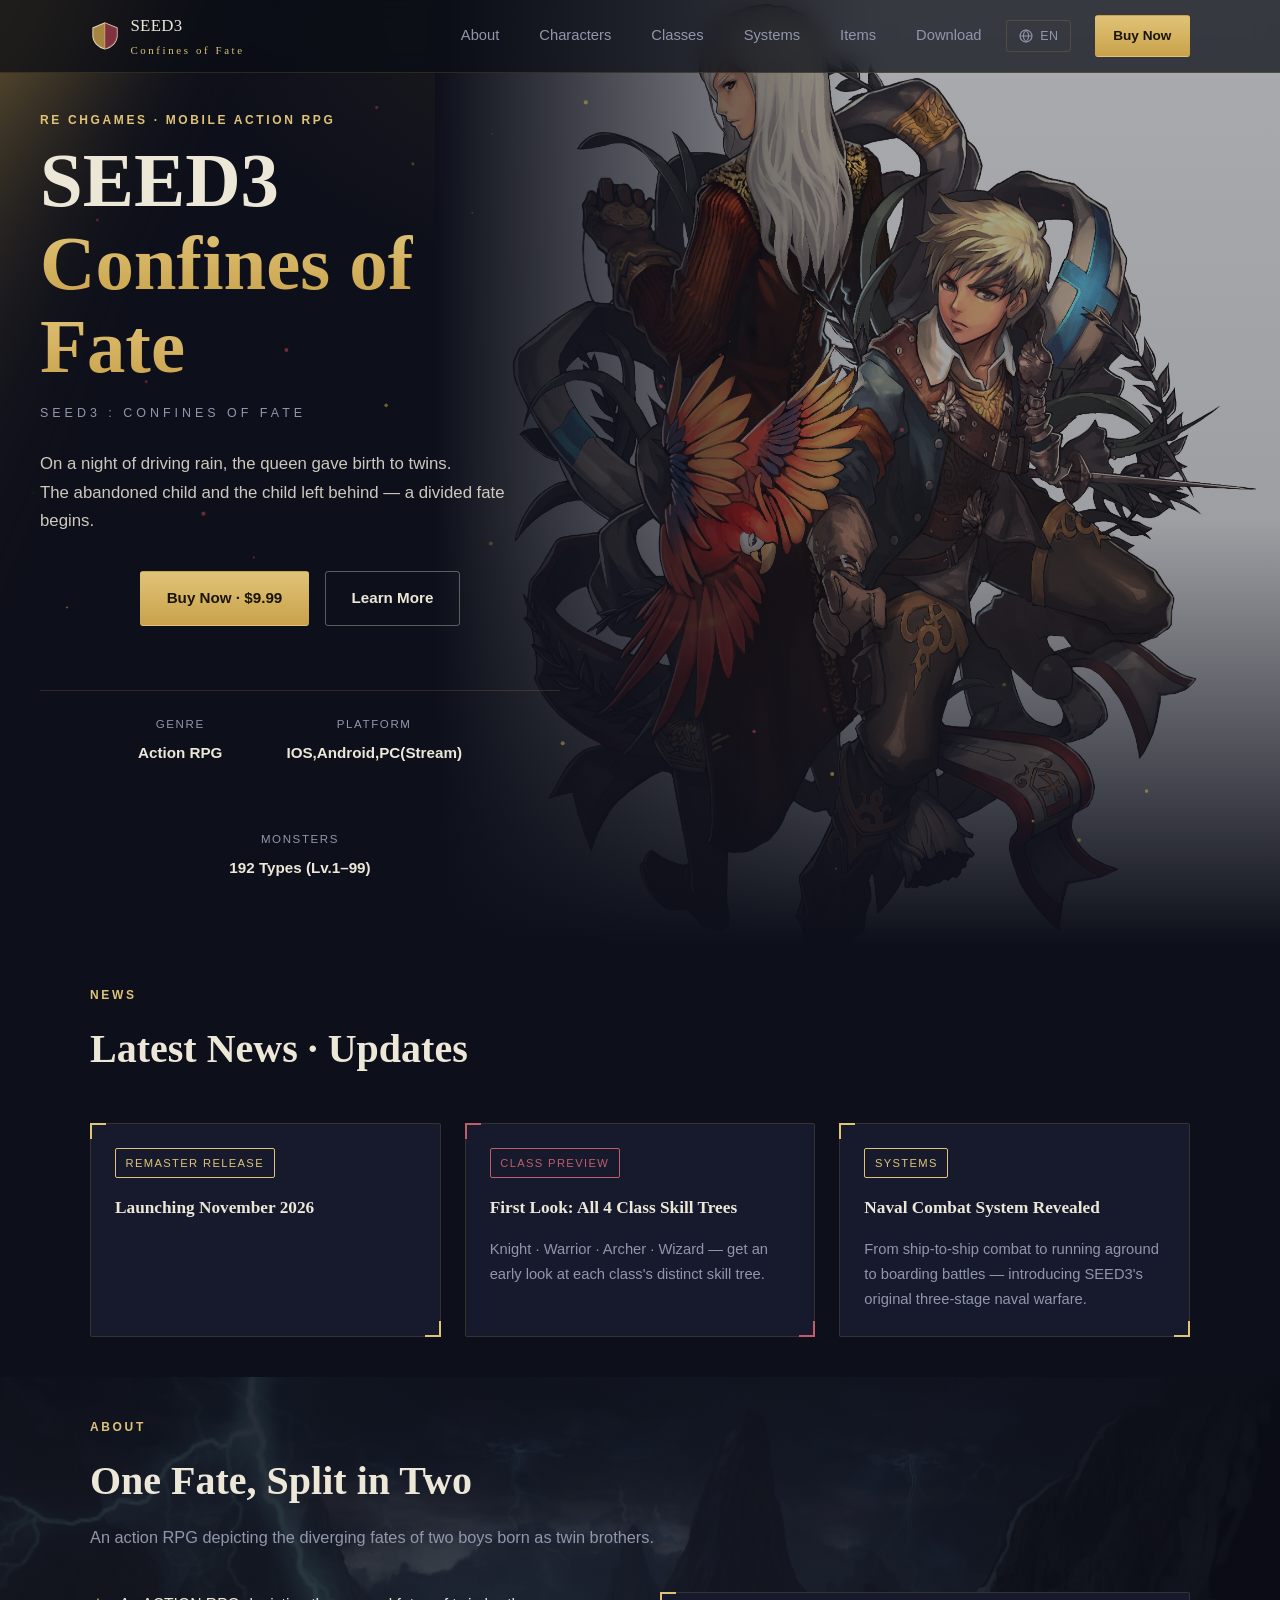
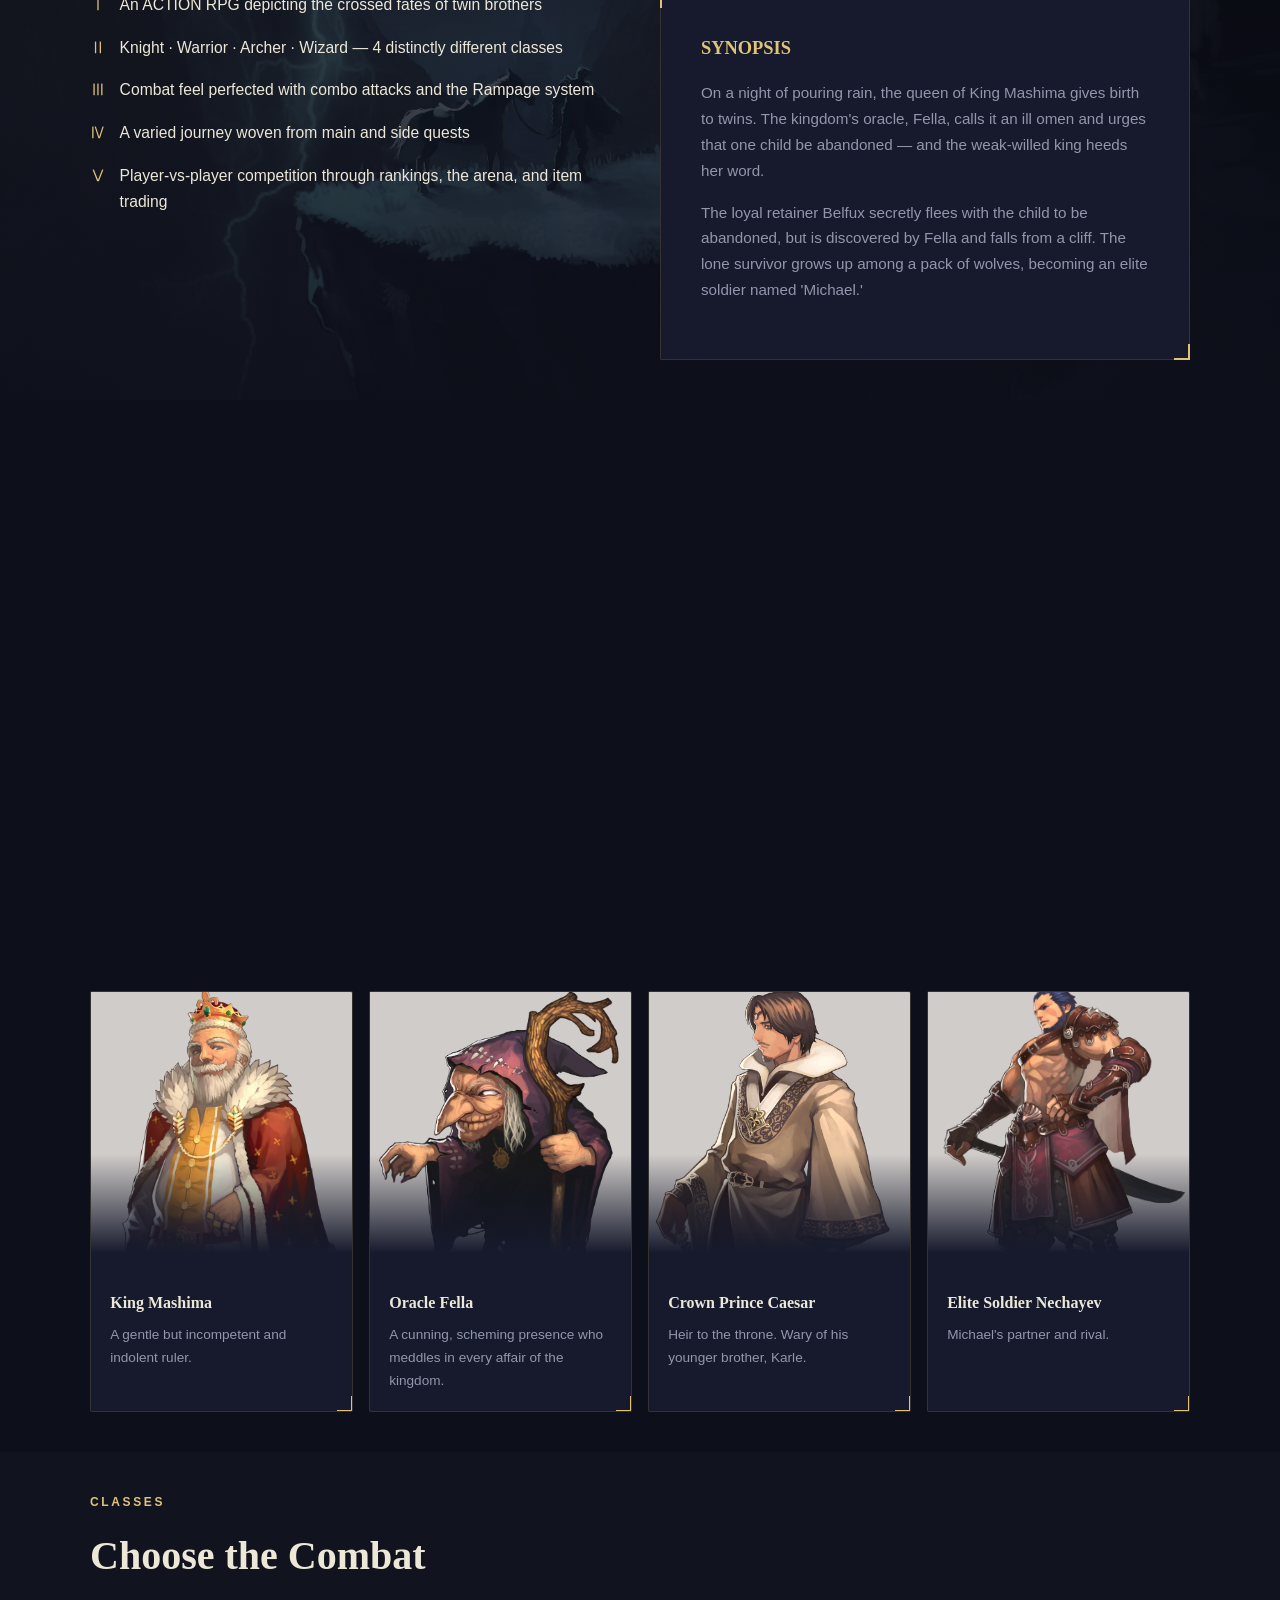
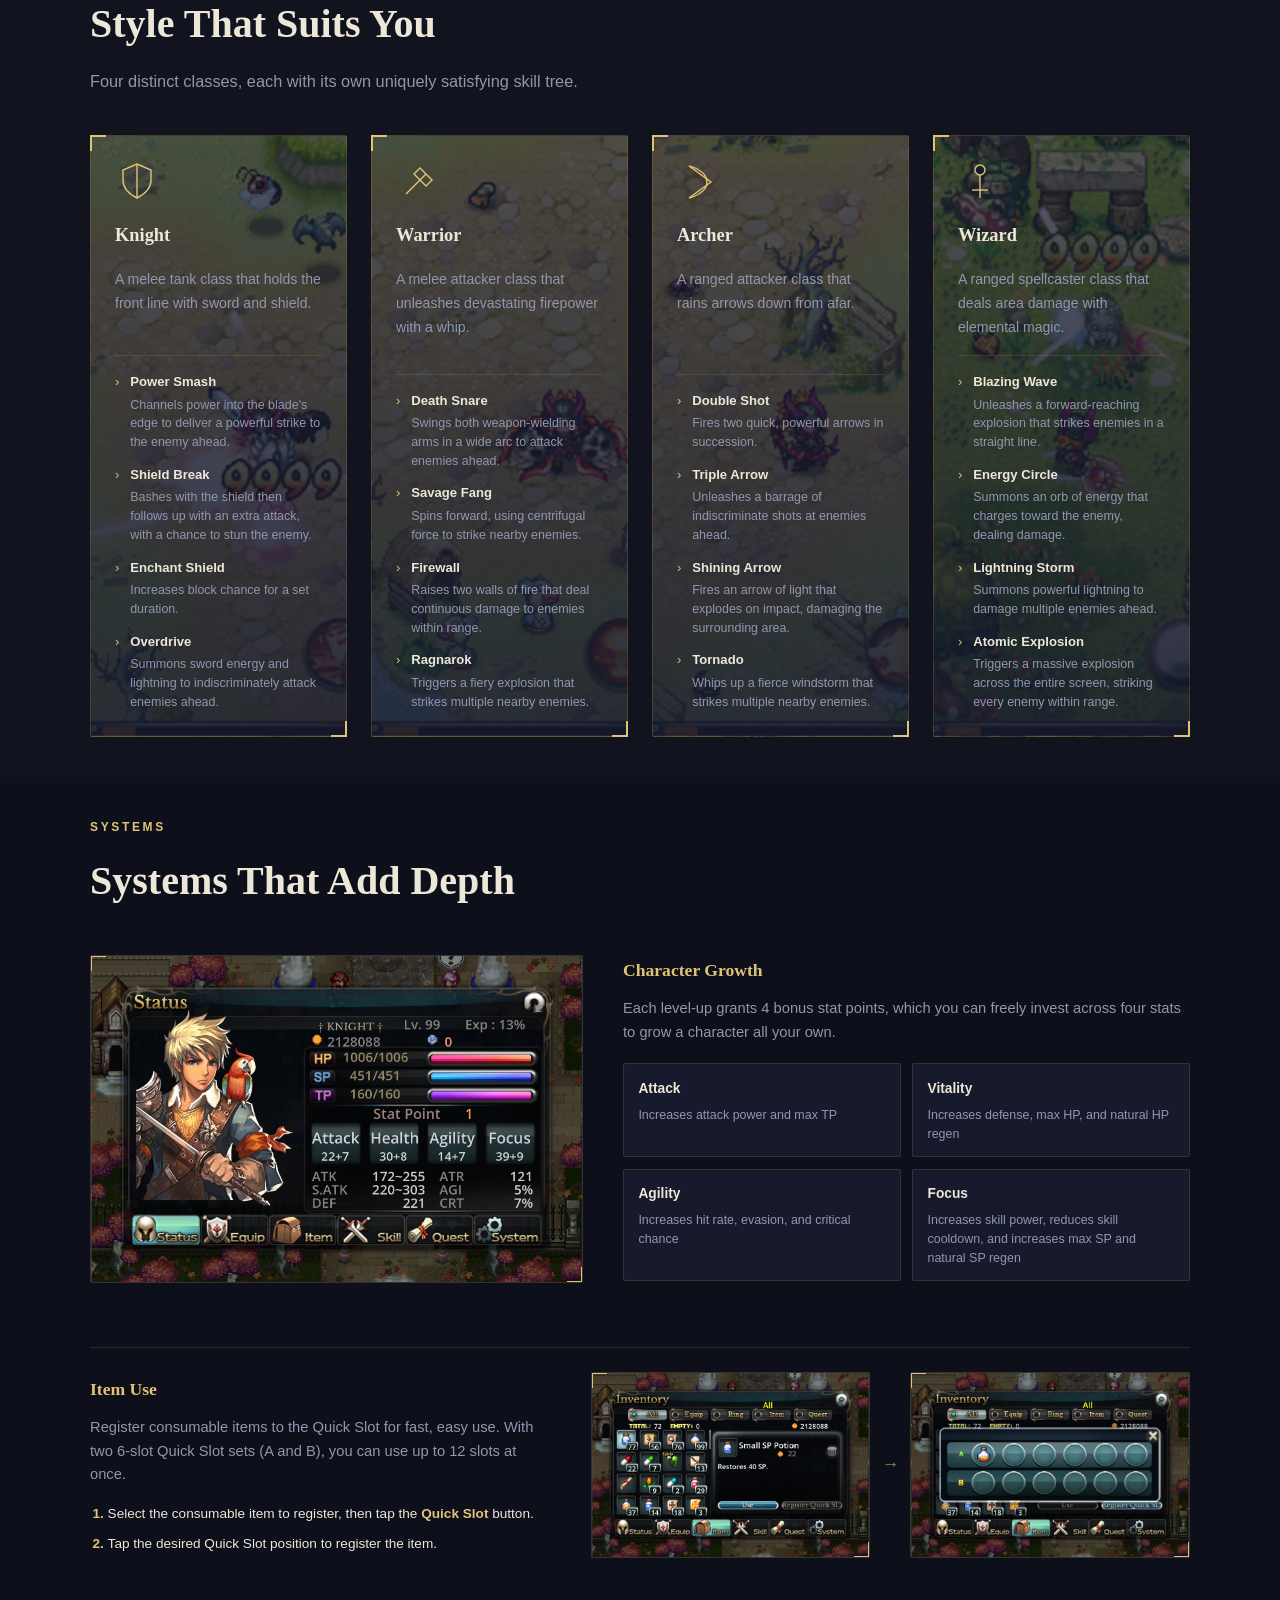
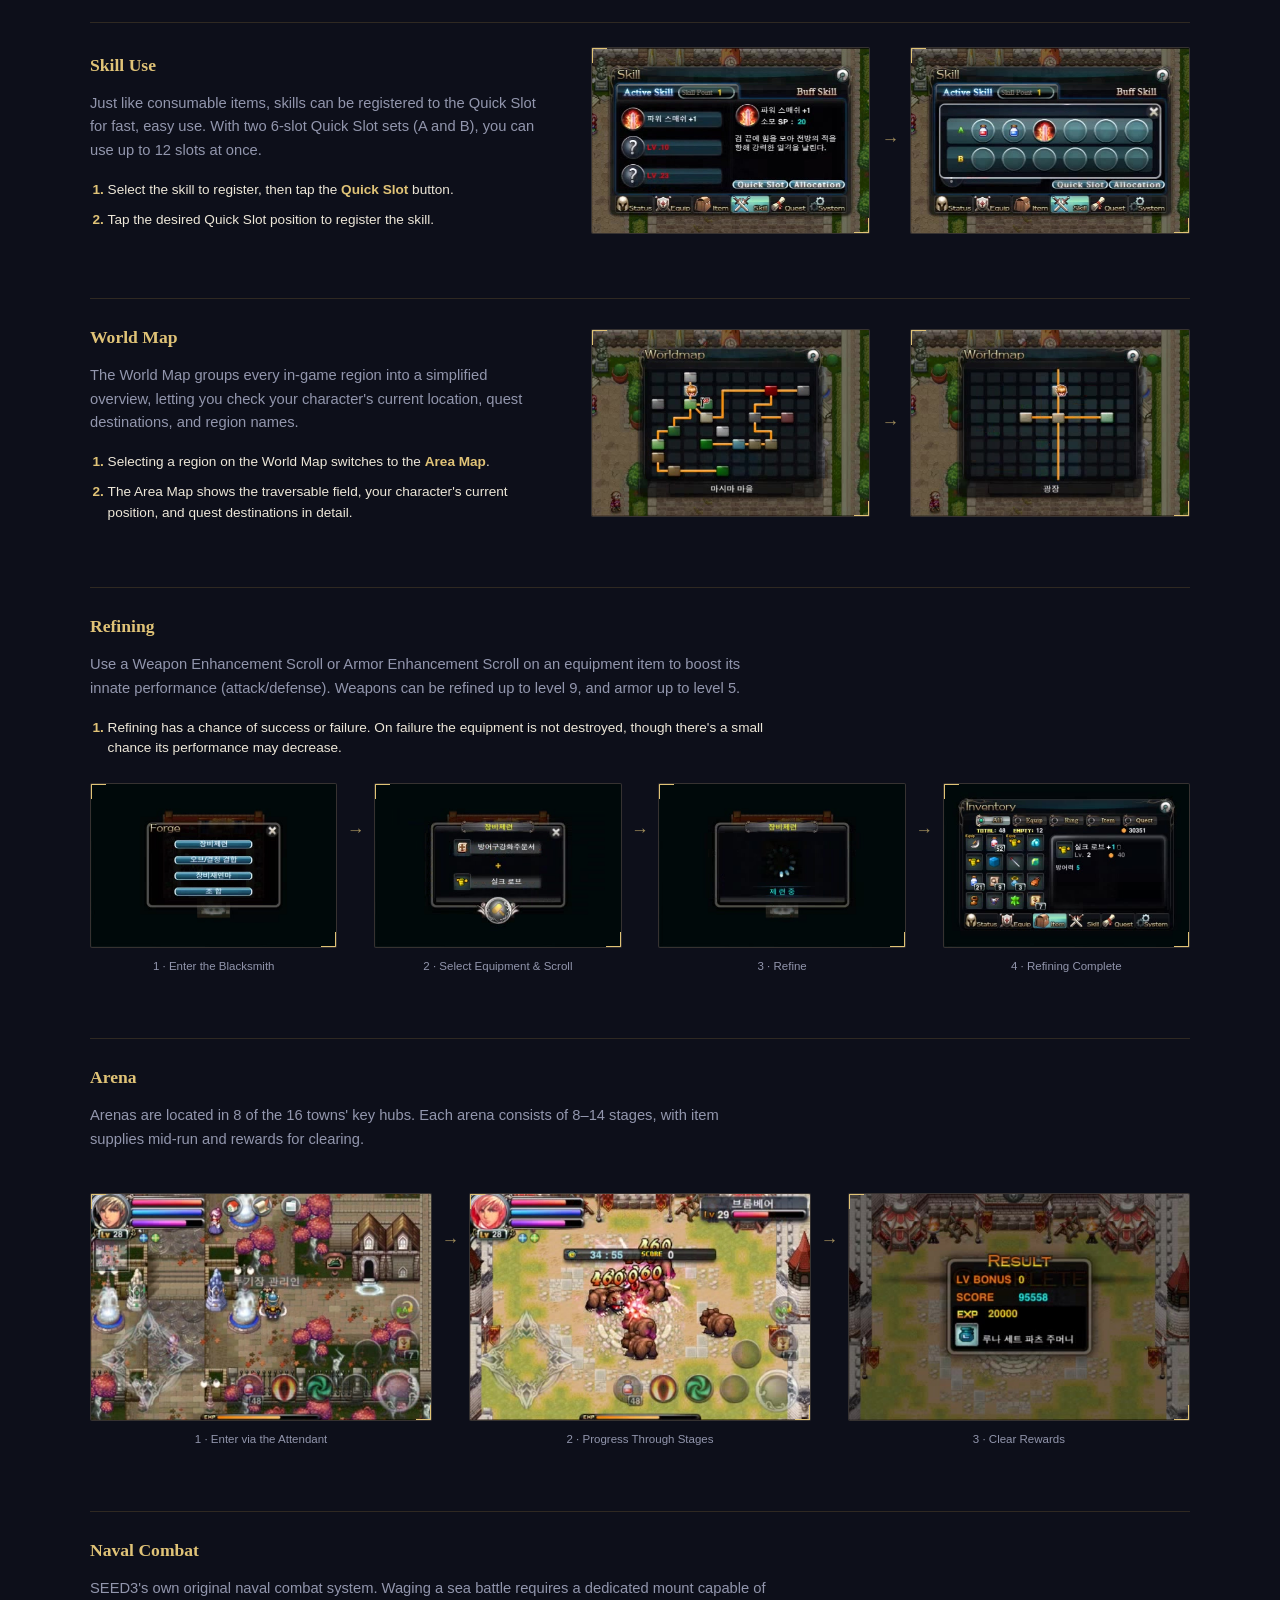
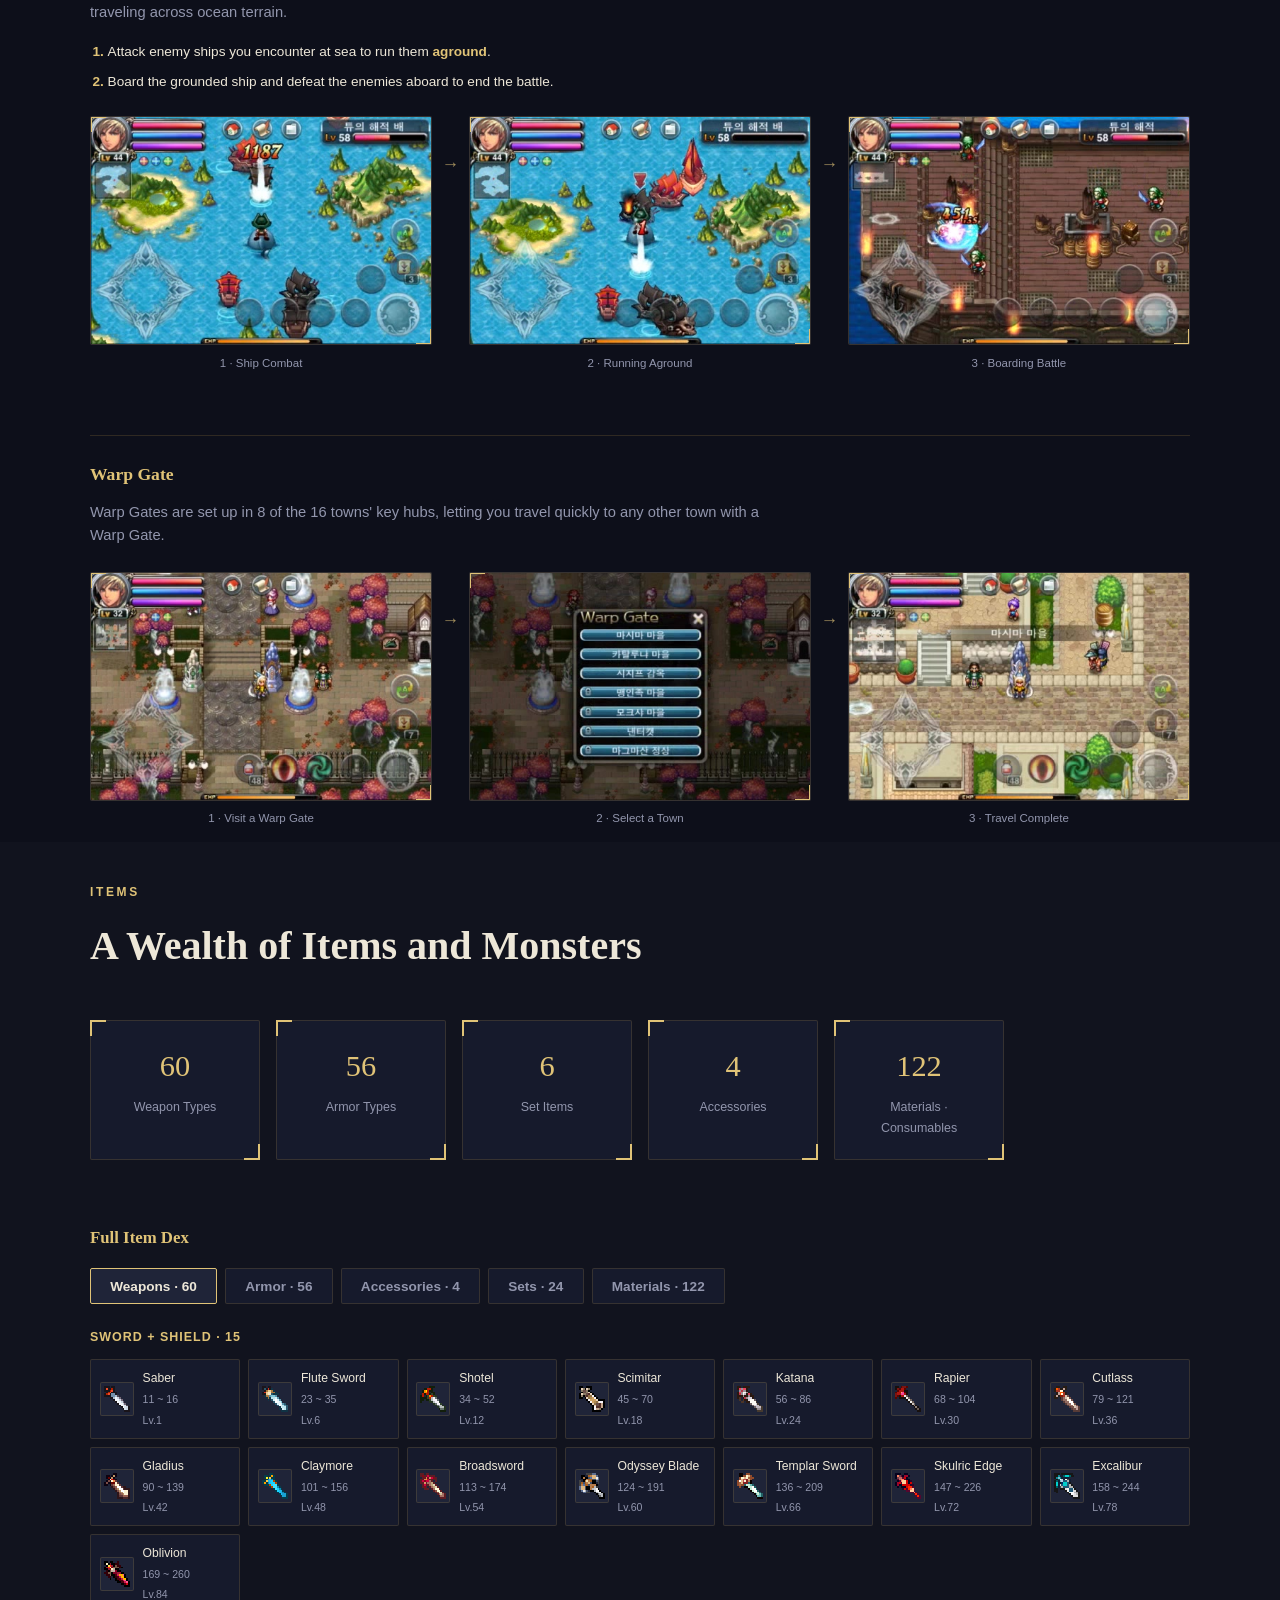
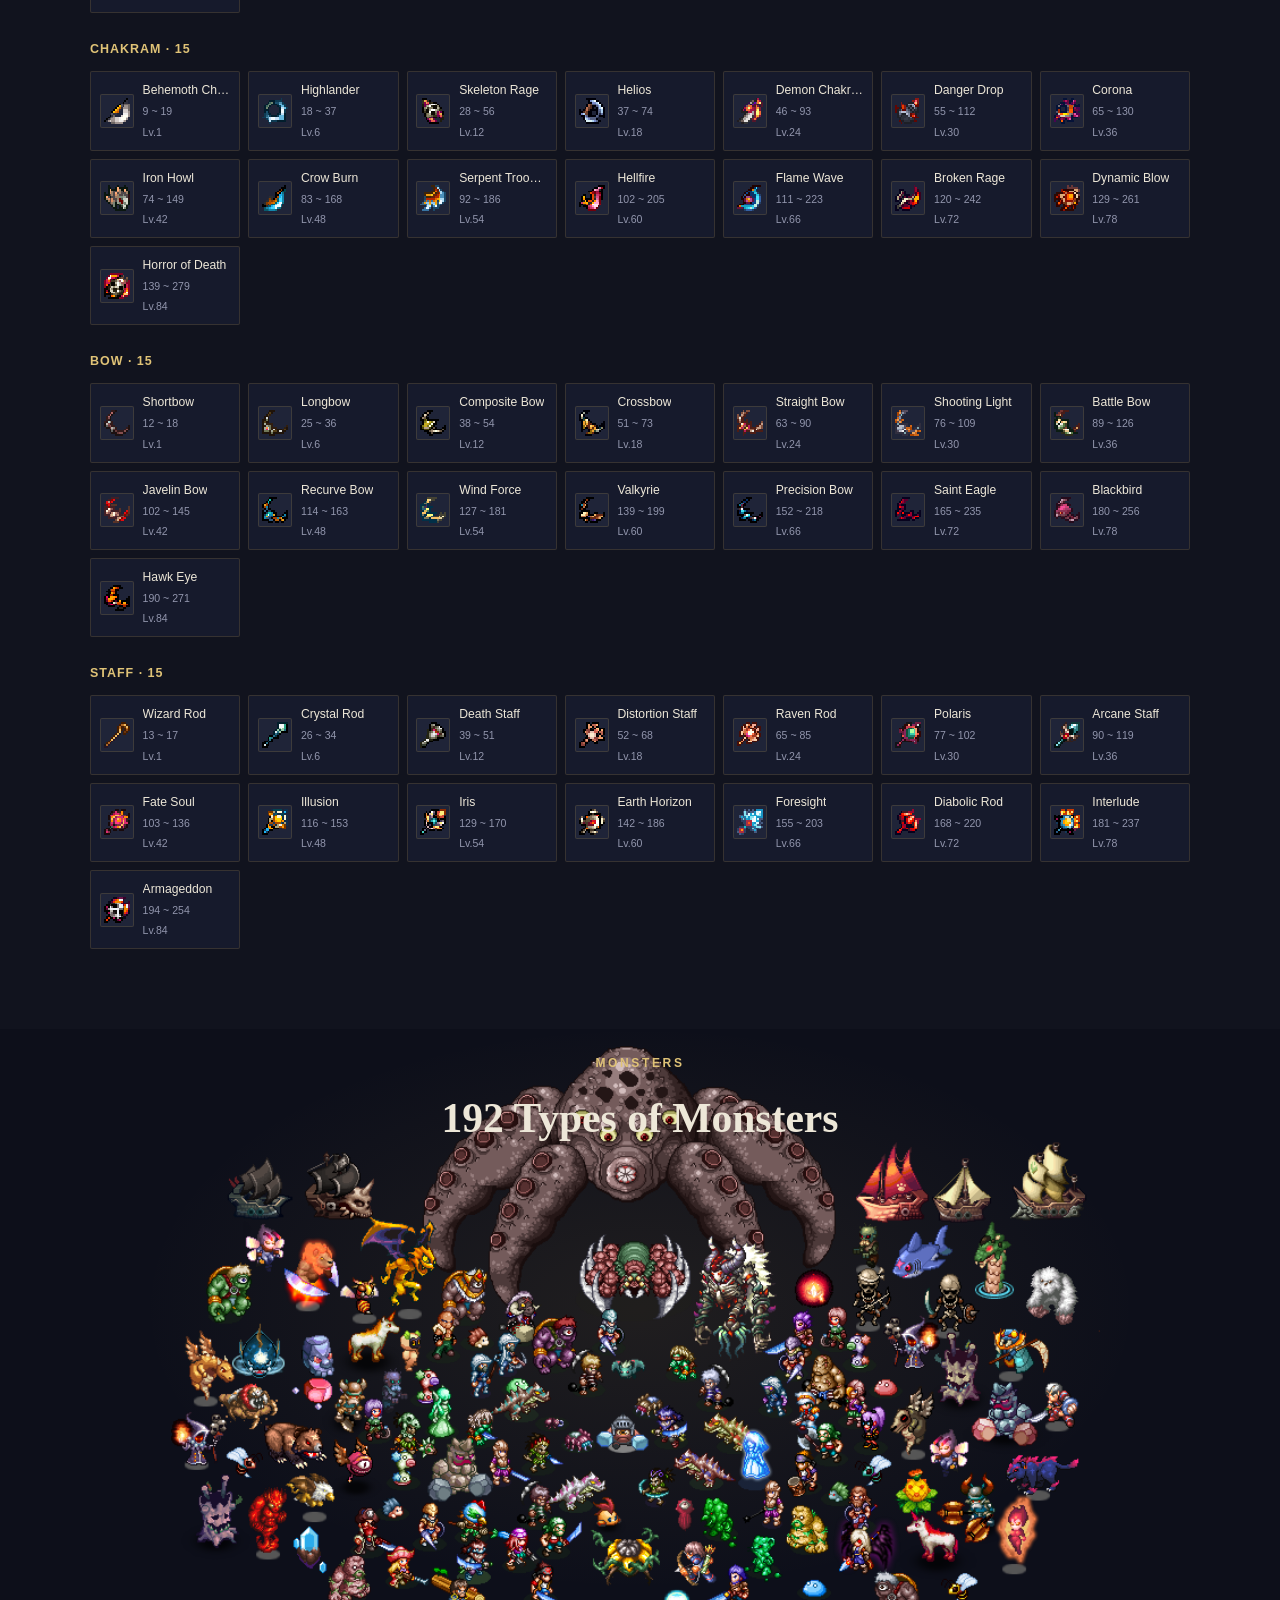
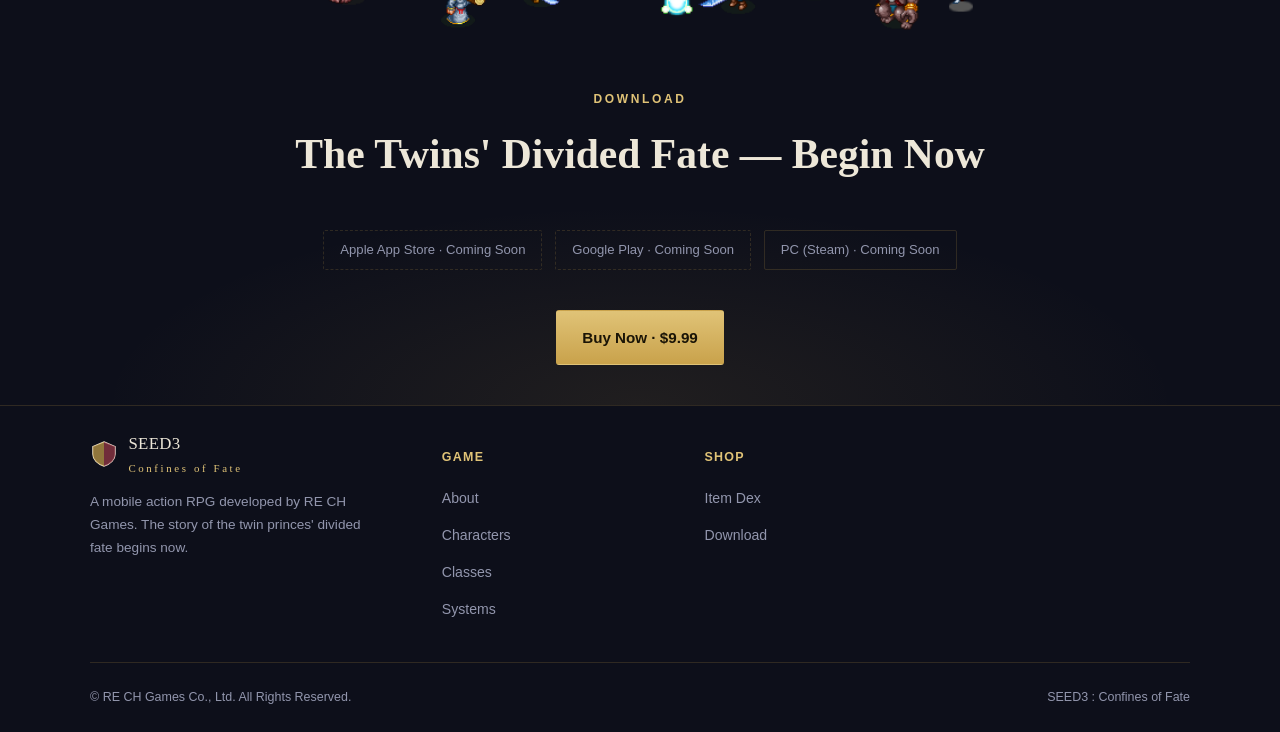
<file: index.html>
<!DOCTYPE html>
<html lang="ko">
<head>
<meta charset="UTF-8">
<meta name="viewport" content="width=device-width, initial-scale=1.0">
<title data-i18n-title-tag="t692">SEED3: 운명의 굴레</title>
<meta name="description" content="쌍둥이 형제의 운명을 그린 모바일 액션 RPG 공식 소개 페이지" data-i18n-content="t693">
<link rel="stylesheet" href="css/style.css">
</head>
<body>

<canvas id="embers"></canvas>

<header class="site-header">
  <div class="header-inner container">
    <button class="nav-toggle" id="navToggle" aria-label="메뉴 열기" data-i18n-aria-label="t691" aria-expanded="false" aria-controls="primary-nav">
      <span></span><span></span><span></span>
    </button>
    <a href="#top" class="brand">
      <svg width="30" height="30" viewBox="0 0 30 30" aria-hidden="true">
        <path d="M15 2 L27 7 V15 C27 21 22 26 15 28 C8 26 3 21 3 15 V7 Z" fill="none" stroke="var(--ink)" stroke-width="1.2"/>
        <path d="M15 2 L15 28" stroke="var(--ink)" stroke-width="1"/>
        <path d="M15 2 L3 7 V15 C3 21 8 26 15 28 Z" fill="var(--gold)" opacity=".8"/>
        <path d="M15 2 L27 7 V15 C27 21 22 26 15 28 Z" fill="var(--crimson)" opacity=".8"/>
      </svg>
      <span class="brand-text">SEED3<em data-i18n="t6">운명의 굴레</em></span>
    </a>
    <nav class="primary-nav" id="primary-nav">
      <a href="#about" data-i18n="t7">게임소개</a>
      <a href="#characters" data-i18n="t8">캐릭터</a>
      <a href="#classes" data-i18n="t9">클래스</a>
      <a href="#systems" data-i18n="t10">시스템</a>
      <a href="#items" data-i18n="t11">아이템</a>
      <a href="#download" data-i18n="t12">다운로드</a>
    </nav>
    <div class="lang-switch" id="langSwitch"></div>
    <a href="#download" class="btn btn-primary btn-small" data-i18n="t13">구매하기</a>
  </div>
</header>

<section class="hero" id="top">
  <div class="hero-beam beam-gold" aria-hidden="true"></div>
  <div class="hero-beam beam-crimson" aria-hidden="true"></div>
  <div class="hero-art">
    <img src="images/hero-poster.jpg" alt="던젼앤히어로2 포스터 — 은발의 마법사와 검을 든 금발 청년" data-i18n-alt="t664">
  </div>
  <div class="hero-inner container">
    <p class="eyebrow" data-i18n="t14">RE CHGAMES · 모바일 액션 RPG</p>
    <h1 class="hero-title">SEED3<br><span data-i18n="t15">운명의 굴레</span></h1>
    <p class="hero-kicker">SEED3 : CONFINES OF FATE</p>
    <p class="hero-copy" data-i18n-html="t5">거센 비가 쏟아지던 밤, 왕비는 쌍둥이를 낳았다.<br>버려진 아이와 남겨진 아이 — 엇갈린 운명이 시작된다.</p>
    <div class="hero-actions">
      <a class="btn btn-primary" href="#download" data-i18n="t16">구매하기 · $9.99</a>
      <a class="btn btn-outline" href="#about" data-i18n="t17">자세히 알아보기</a>
    </div>
    <dl class="hero-meta">
      <div><dt data-i18n="t18">장르</dt><dd data-i18n="t19">액션 RPG</dd></div>
      <div><dt data-i18n="t20">플랫폼</dt><dd>IOS,Android,PC(Stream)</dd></div>
           <div><dt data-i18n="t21">몬스터</dt><dd data-i18n="t22">192종 (Lv.1~99)</dd></div>
    </dl>
  </div>
</section>

<section class="news container reveal" id="news">
  <div class="section-head">
    <p class="eyebrow">NEWS</p>
    <h2 data-i18n="t23">최신 소식 · 업데이트</h2>
  </div>
  <div class="news-grid"> 
    <article class="news-card frame">
      <span class="news-tag" data-i18n="t24">리마스터 출시 </span>        
      <h3 data-i18n="t25">2026년 11월 출시 예정</h3>
      <p></p>
    </article>
    <article class="news-card frame accent-crimson">
      <span class="news-tag" style="border-color:var(--crimson-soft);color:var(--crimson-soft)" data-i18n="t26">클래스 프리뷰</span>
      <h3 data-i18n="t27">4개 클래스 스킬트리 최초 공개</h3>
      <p data-i18n="t28">나이트 · 워리어 · 아처 · 위자드, 각기 다른 손맛의 스킬트리를 먼저 만나보세요.</p>
    </article>
    <article class="news-card frame">
      <span class="news-tag" data-i18n="t29">시스템</span>
      <h3 data-i18n="t30">해상 전투 시스템 공개</h3>
      <p data-i18n="t31">선체 전투부터 좌초, 선상 전투까지 — SEED3 만의 독창적인 3단계 해전을 소개합니다.</p>
    </article>
  </div>
</section>

<section class="about" id="about">
  <div class="container">
    <div class="section-head reveal">
      <p class="eyebrow">ABOUT</p>
      <h2 data-i18n="t32">두 갈래로 갈라진, 하나의 운명</h2>
      <p class="lede" data-i18n="t33">쌍둥이 형제로 태어난 두 소년의 서로 다른 운명을 그린 액션 RPG.</p>
    </div> 
    <div class="about-grid">
      <ul class="about-list reveal">
        <li><span class="mark">Ⅰ</span><span data-i18n="t34">쌍둥이 형제의 엇갈린 운명을 그린 ACTION RPG</span></li>
        <li><span class="mark">Ⅱ</span><span data-i18n="t35">나이트 · 워리어 · 아처 · 위자드, 차별화된 4종 직업</span></li>
        <li><span class="mark">Ⅲ</span><span data-i18n="t36">콤보 공격 · 폭주 시스템으로 완성한 타격감</span></li>
        <li><span class="mark">Ⅳ</span><span data-i18n="t37">메인 퀘스트와 서브 퀘스트로 이어지는 다채로운 여정</span></li>
        <li><span class="mark">Ⅴ</span><span data-i18n="t38">랭킹 · 투기장 · 아이템 거래로 즐기는 유저간 경쟁</span></li>
      </ul>
      <div class="scroll-panel frame reveal">
        <h3>SYNOPSIS</h3>       
        <p data-i18n="t39">거센 비가 쏟아지던 어느 날, 마시마 왕의 왕비는 쌍둥이를 낳는다. 왕국의 신녀 '펠라'는 불길한 징조라 여겨 한 아이를 버리기를 권하고, 나약한 왕은 그 말을 따른다.</p>
        <p data-i18n="t40">충직한 신하 '벨퍽스'는 버려질 아이를 몰래 데리고 도주하지만 펠라에게 발각되어 절벽 아래로 떨어지고 만다. 홀로 살아남은 아이는 늑대 무리 속에서 '미하일'이라는 이름의 정예병으로 자라난다.</p>
        <p></p>
      </div>
    </div>
  </div>
</section>

<section class="characters" id="characters">
  <div class="container">
    <div class="section-head reveal">
      <p class="eyebrow">CHARACTERS</p>
    </div>
    <div class="char-grid">
      <article class="char-card michael has-art frame accent-crimson reveal">
        <div class="art">
          <img src="images/미하일최종완.jpg" alt="미하일 — 어깨에 앵무새를 얹고 검을 겨눈 모습" data-i18n-alt="t665">
        </div>
        <div class="glow" aria-hidden="true"></div>
        <div class="body">
          <p class="char-role" data-i18n="t41">주인공</p>
          <h3 data-i18n="t42">미하일</h3>
          <p data-i18n="t43">쌍둥이로 태어났지만 불길한 징조로 여긴 신녀에 의해 버려져 늑대의 품에서 자란다. 세상 물정엔 서툴지만 호기심이 많고, 무예에 능해 마시마 왕국의 정예병이 된다.</p>
        </div>
      </article>
      <article class="char-card karle has-art frame reveal">
        <div class="art">
          <img src="images/카를완.jpg" alt="카를 — 왕자의 위엄을 갖춘 모습" data-i18n-alt="t666">
        </div>
        <div class="glow" aria-hidden="true"></div>
        <div class="body">
          <p class="char-role" data-i18n="t44">마시마 왕국의 왕자</p>
          <h3 data-i18n="t45">카를</h3>
          <p data-i18n="t46">온화한 성격이지만 침착하고 치밀하며, 왕국의 미래를 진심으로 걱정하는 왕자다운 면모를 지녔다. </p>
        </div>
      </article>
    </div>
    <div class="npc-row">
      <div class="npc-card has-art frame reveal">
        <div class="art">
          <img src="images/마시마왕완.jpg" alt="마시마 왕 — 왕관과 예복을 갖춘 모습" data-i18n-alt="t667">
        </div>
        <div class="body">
          <h4 data-i18n="t47">마시마 왕</h4>
          <p data-i18n="t48">온화하지만 무능하고 나태한 군주.</p>
        </div>
      </div>
      <div class="npc-card has-art frame reveal">
        <div class="art">
          <img src="images/펠라완.jpg" alt="신녀 펠라 — 왕국의 그림자" data-i18n-alt="t668">
        </div>
        <div class="body">
          <h4 data-i18n="t49">신녀 펠라</h4>
          <p data-i18n="t50">간교하고 교활한 존재로 왕국의 모든 일에 개입한다.</p>
        </div>
      </div>
      <div class="npc-card has-art frame reveal">
        <div class="art">
          <img src="images/시져완.jpg" alt="왕세자 시저 — 왕위 계승자" data-i18n-alt="t669">
        </div>
        <div class="body">
          <h4 data-i18n="t51">왕세자 시저</h4>
          <p data-i18n="t52">왕위 계승자. 동생 카를을 경계한다.</p>
        </div>
      </div>
      <div class="npc-card has-art frame reveal">
        <div class="art">
          <img src="images/네차예프다시완.jpg" alt="정예병 네차예프 — 미하일의 숙명의 라이벌" data-i18n-alt="t670">
        </div>
        <div class="body">
          <h4 data-i18n="t53">정예병 네차예프</h4>
          <p data-i18n="t54">미하일의 파트너이자 라이벌.</p>
        </div>
      </div>
    </div>
  </div>
</section>

<section class="classes" id="classes">
  <div class="container">
    <div class="section-head reveal">
      <p class="eyebrow">CLASSES</p>
      <h2 data-i18n="t55">나에게 맞는 전투 스타일을 고르세요</h2>
      <p class="lede" data-i18n="t56">4종의 차별화된 직업, 각기 다른 손맛의 스킬트리.</p>
    </div>
    <div class="class-grid">
      <article class="class-card class-card--knight frame reveal">
        <svg class="class-icon" viewBox="0 0 44 44" fill="none" stroke="currentColor" stroke-width="1.4" aria-hidden="true">
          <path d="M22 4 L36 10 V20 C36 28 30 34 22 38 C14 34 8 28 8 20 V10 Z"/>
          <path d="M22 4 V38"/>
        </svg>
        <h3 data-i18n="t57">나이트</h3>
        <p class="flavor" data-i18n="t58">검과 방패로 전선을 지키는 근접 방어형 클래스.</p>
        <ul class="skill-list">
          <li><strong data-i18n="t59">파워 스매쉬</strong><span data-i18n="t60">검 끝에 힘을 모아 전방의 적에게 강력한 일격을 날립니다.</span></li>
          <li><strong data-i18n="t61">쉴드 브레이크</strong><span data-i18n="t62">방패로 강타 후 추가 공격, 일정 확률로 적을 기절시킵니다.</span></li>
          <li><strong data-i18n="t63">인챈트 쉴드</strong><span data-i18n="t64">일정 시간 동안 방패막기 확률을 높여줍니다.</span></li>
          <li><strong data-i18n="t65">오버드라이브</strong><span data-i18n="t66">검기와 번개를 소환해 전방의 적을 무차별 공격합니다.</span></li>
        </ul>
      </article>
      <article class="class-card class-card--warrior frame reveal">
        <svg class="class-icon" viewBox="0 0 44 44" fill="none" stroke="currentColor" stroke-width="1.4" aria-hidden="true">
          <path d="M10 34 L30 14"/>
          <path d="M24 8 L36 20 L30 26 L18 14 Z"/>
        </svg>
        <h3 data-i18n="t67">워리어</h3>
        <p class="flavor" data-i18n="t68">채찍을 휘두르며 강력한 화력을 쏟아내는 근접 공격형 클래스.</p>
        <ul class="skill-list">
          <li><strong data-i18n="t69">데스 스네어</strong><span data-i18n="t70">무기를 든 양손을 크게 휘둘러 전방의 적을 공격합니다.</span></li>
          <li><strong data-i18n="t71">세비지 팡</strong><span data-i18n="t72">몸을 회전시켜 전진하며 원심력으로 주변의 적을 공격합니다.</span></li>
          <li><strong data-i18n="t73">파이어월</strong><span data-i18n="t74">두 줄기 불의 장벽을 세워 범위 안의 적에게 지속 피해를 입힙니다.</span></li>
          <li><strong data-i18n="t75">라그나로크</strong><span data-i18n="t76">화염의 폭발을 일으켜 인접한 주변의 적 다수를 공격합니다.</span></li>
        </ul>
      </article>
      <article class="class-card class-card--archer frame reveal">
        <svg class="class-icon" viewBox="0 0 44 44" fill="none" stroke="currentColor" stroke-width="1.4" aria-hidden="true">
          <path d="M12 6 C12 6 30 10 30 22 C30 34 12 38 12 38"/>
          <path d="M12 6 L34 22 L12 38"/>
        </svg>
        <h3 data-i18n="t77">아처</h3>
        <p class="flavor" data-i18n="t78">먼 거리에서 화살을 퍼붓는 원거리 공격형 클래스.</p>
        <ul class="skill-list">
          <li><strong data-i18n="t79">더블 샷</strong><span data-i18n="t80">빠르고 강력한 두 발의 화살을 연속으로 날립니다.</span></li>
          <li><strong data-i18n="t81">트리플 애로우</strong><span data-i18n="t82">전방의 적을 향해 무차별적인 사격을 퍼붓습니다.</span></li>
          <li><strong data-i18n="t83">샤이닝 애로우</strong><span data-i18n="t84">빛의 화살을 발사, 적중 시 폭발로 주변까지 피해를 입힙니다.</span></li>
          <li><strong data-i18n="t85">토네이도</strong><span data-i18n="t86">거센 바람으로 폭풍을 일으켜 주변의 적 다수를 공격합니다.</span></li>
        </ul>
      </article>
      <article class="class-card class-card--wizard frame reveal">
        <svg class="class-icon" viewBox="0 0 44 44" fill="none" stroke="currentColor" stroke-width="1.4" aria-hidden="true">
          <circle cx="22" cy="10" r="5"/>
          <path d="M22 15 V38"/>
          <path d="M14 30 H30"/>
        </svg>
        <h3 data-i18n="t87">위자드</h3>
        <p class="flavor" data-i18n="t88">속성 마법으로 광역 피해를 입히는 원거리 마법형 클래스.</p>
        <ul class="skill-list">
          <li><strong data-i18n="t89">블레이징 웨이브</strong><span data-i18n="t90">전방을 향해 뻗어나가는 폭발로 일직선상의 적을 공격합니다.</span></li>
          <li><strong data-i18n="t91">에너지 서클</strong><span data-i18n="t92">적을 향해 돌진하여 피해를 입히는 에너지 구슬을 소환합니다.</span></li>
          <li><strong data-i18n="t93">라이트닝 스톰</strong><span data-i18n="t94">강력한 번개를 소환해 전방의 적 다수에게 피해를 입힙니다.</span></li>
          <li><strong data-i18n="t95">아토믹 익스플로젠</strong><span data-i18n="t96">화면 전체에 거대한 폭발을 일으켜 범위 안의 적 모두를 공격합니다.</span></li>
        </ul>
      </article>
    </div>
  </div>
</section>

<section class="systems" id="systems">
  <div class="container">
    <div class="section-head reveal">
      <p class="eyebrow">SYSTEMS</p>
      <h2 data-i18n="t97">깊이를 더하는 게임 시스템</h2>
    </div>
   

    <div class="growth-block reveal">
      <div class="growth-media frame">
        <img src="images/image212.jpeg" alt="캐릭터 스테이터스 화면 — 공격·체력·민첩·집중 능력치 배분" data-i18n-alt="t671">
      </div>
      <div class="growth-info">
        <h3 data-i18n="t98">캐릭터 육성</h3>
        <p data-i18n="t99">레벨 상승 시 보너스 능력치 포인트 4점을 획득하며, 이 포인트를 네 가지 능력치에 자유롭게 투자해 자신만의 캐릭터로 육성할 수 있습니다.</p>
        <ul class="growth-stats">
          <li><strong data-i18n="t100">공격</strong><span data-i18n="t101">공격력 증가, 최대 TP량 증가</span></li>
          <li><strong data-i18n="t102">체력</strong><span data-i18n="t103">방어력 증가, 최대 HP량 증가, HP 자연 회복량 증가</span></li>
          <li><strong data-i18n="t104">민첩</strong><span data-i18n="t105">공격 성공률 증가, 회피율 증가, 크리티컬 확률 증가</span></li>
          <li><strong data-i18n="t106">집중</strong><span data-i18n="t107">스킬 공격력 증가, 스킬 쿨타임 단축, 최대 SP량 증가, SP 자연 회복량 증가</span></li>
        </ul>
      </div>
    </div>

    <div class="usage-block reveal">
      <div class="usage-info">
        <h3 data-i18n="t108">아이템 사용</h3>
        <p data-i18n="t109">소모성 아이템은 퀵슬롯에 등록하여 간편하고 빠르게 사용할 수 있습니다. 6칸으로 구성된 퀵슬롯을 A·B 2세트로 세팅할 수 있어 최대 12칸을 동시에 활용합니다.</p>
        <ol class="usage-steps">
          <li data-i18n-html="t1">등록할 소모성 아이템을 선택하고 <strong>Quick Slot</strong> 버튼을 터치합니다.</li>
          <li data-i18n="t110">원하는 퀵슬롯 위치에 터치하면 아이템이 등록됩니다.</li>
        </ol>
      </div>
      <div class="usage-media">
        <div class="usage-shot frame">
          <img src="images/image213.jpeg" alt="인벤토리에서 소형 HP포션을 선택한 상세 정보 화면" data-i18n-alt="t672">
        </div>
        <span class="usage-arrow" aria-hidden="true">→</span>
        <div class="usage-shot frame">
          <img src="images/image214.jpeg" alt="A·B 두 세트, 6칸씩 구성된 퀵슬롯 등록 화면" data-i18n-alt="t673">
        </div>
      </div>
    </div>

    <div class="usage-block reveal">
      <div class="usage-info">
        <h3 data-i18n="t111">스킬 사용</h3>
        <p data-i18n="t112">스킬도 소모성 아이템과 같이 퀵슬롯에 등록하여 간편하고 빠르게 사용할 수 있습니다. 6칸으로 구성된 퀵슬롯을 A·B 2세트로 세팅할 수 있어 최대 12칸을 동시에 활용합니다.</p>
        <ol class="usage-steps">
          <li data-i18n-html="t2">등록할 스킬을 선택하고 <strong>Quick Slot</strong> 버튼을 터치합니다.</li>
          <li data-i18n="t113">원하는 퀵슬롯 위치에 터치하면 스킬이 등록됩니다.</li>
        </ol>
      </div>
      <div class="usage-media">
        <div class="usage-shot frame">
          <img src="images/image215.jpeg" alt="스킬 화면 - 파워 스매쉬 상세 정보(소모 SP 20)와 Quick Slot·Allocation 버튼" data-i18n-alt="t674">
        </div>
        <span class="usage-arrow" aria-hidden="true">→</span>
        <div class="usage-shot frame">
          <img src="images/image216.jpeg" alt="A·B 두 세트, 6칸씩 구성된 스킬 퀵슬롯 등록 화면" data-i18n-alt="t675">
        </div>
      </div>
    </div>

    <div class="usage-block reveal">
      <div class="usage-info">
        <h3 data-i18n="t114">월드맵</h3>
        <p data-i18n="t115">월드 맵 화면은 게임 내 등장하는 모든 지역을 묶음 단위로 간략하게 표시하며, 현재 캐릭터의 위치와 퀘스트 목적지, 지역 명칭을 확인할 수 있습니다.</p>
        <ol class="usage-steps">
          <li data-i18n-html="t3">월드 맵에서 하나의 지역을 선택하면 <strong>에어리어 맵</strong>으로 전환됩니다.</li>
          <li data-i18n="t116">에어리어 맵에서는 이동 가능한 필드와 캐릭터 현재 위치, 퀘스트 목적지를 상세히 확인할 수 있습니다.</li>
        </ol>
      </div>
      <div class="usage-media">
        <div class="usage-shot frame">
          <img src="images/image217.jpeg" alt="월드 맵 화면 - 마시마 마을, 퀘스트 목적지로 이어지는 경로 표시" data-i18n-alt="t676">
        </div>
        <span class="usage-arrow" aria-hidden="true">→</span>
        <div class="usage-shot frame">
          <img src="images/image218.jpeg" alt="에어리어 맵 화면 - 광장, 이동 가능한 필드와 캐릭터 위치 표시" data-i18n-alt="t677">
        </div>
      </div>
    </div>

    <div class="forge-block reveal">
      <div class="usage-info">
        <h3 data-i18n="t117">제련</h3>
        <p data-i18n="t118">장비 아이템과 무기강화주문서 또는 방어구강화주문서로 장비 고유의 성능(공격력·방어력)을 향상시킬 수 있습니다. 무기는 9단계, 방어구는 5단계까지 제련이 가능합니다.</p>
        <ol class="usage-steps">
          <li data-i18n="t119">제련에는 성공·실패 확률이 있으며, 실패해도 장비는 소멸하지 않지만 낮은 확률로 성능이 하락할 수 있습니다.</li>
         
        </ol>
      </div>
      <div class="forge-steps">
        <div class="forge-step">
          <div class="usage-shot frame"><img src="images/image225.jpeg" alt="대장장이 NPC를 통해 장비 제련 메뉴 진입" data-i18n-alt="t678"></div>
          <span class="forge-step-label" data-i18n="t120">1 · 대장장이 진입</span>
        </div>
        <span class="usage-arrow" aria-hidden="true">→</span>
        <div class="forge-step">
          <div class="usage-shot frame"><img src="images/image226.jpeg" alt="제련할 장비와 강화주문서를 선택한 화면" data-i18n-alt="t679"></div>
          <span class="forge-step-label" data-i18n="t121">2 · 장비 · 주문서 선택</span>
        </div>
        <span class="usage-arrow" aria-hidden="true">→</span>
        <div class="forge-step">
          <div class="usage-shot frame"><img src="images/image227.jpeg" alt="장비 제련 진행 화면" data-i18n-alt="t680"></div>
          <span class="forge-step-label" data-i18n="t122">3 · 제련 진행</span>
        </div>
        <span class="usage-arrow" aria-hidden="true">→</span>
        <div class="forge-step">
          <div class="usage-shot frame"><img src="images/image228.jpeg" alt="1단계 제련된 장비 상세 정보" data-i18n-alt="t681"></div>
          <span class="forge-step-label" data-i18n="t123">4 · 제련 완료</span>
        </div>
      </div>
    </div>

    <div class="forge-block reveal">
      <div class="usage-info">
        <h3 data-i18n="t124">투기장</h3>
        <p data-i18n="t125">16곳의 마을 중 주요 거점 8곳에 투기장이 있습니다. 각 투기장은 8~14 스테이지로 구성되며, 중간 아이템 보급과 클리어 보상이 지급됩니다.</p>
        <ol class="usage-steps">
          
        </ol>
      </div>
      <div class="forge-steps">
        <div class="forge-step">
          <div class="usage-shot frame"><img src="images/image249.jpeg" alt="마을에 배치된 투기장 관리인을 통해 입장" data-i18n-alt="t682"></div>
          <span class="forge-step-label" data-i18n="t126">1 · 관리인에게 입장</span>
        </div>
        
       
        <span class="usage-arrow" aria-hidden="true">→</span>
        <div class="forge-step">
          <div class="usage-shot frame"><img src="images/image251.jpeg" alt="투기장 스테이지 진행 화면" data-i18n-alt="t683"></div>
          <span class="forge-step-label" data-i18n="t127">2 · 스테이지 진행</span>
        </div>
        <span class="usage-arrow" aria-hidden="true">→</span>
        <div class="forge-step">
          <div class="usage-shot frame"><img src="images/image252.jpeg" alt="투기장 클리어 결과 - 스코어와 보상" data-i18n-alt="t684"></div>
          <span class="forge-step-label" data-i18n="t128">3 · 클리어 보상</span>
        </div>
      </div>
    </div>

    <div class="forge-block reveal">
      <div class="usage-info">
        <h3 data-i18n="t129">해상 전투</h3>
        <p data-i18n="t130">SEED3만의 독창적인 해상 전투 시스템입니다. 해상전을 치르기 위해서는 바다 지형으로 이동할 수 있는 전용 탈 것이 필요합니다.</p>
        <ol class="usage-steps">
          <li data-i18n-html="t4">해상에서 조우한 적의 배를 공격해 <strong>좌초</strong>시킵니다.</li>
          <li data-i18n="t131">좌초된 배에 올라타 선상에 있는 적들을 물리치면 전투가 끝납니다.</li>
        </ol>
      </div>
      <div class="forge-steps">
        <div class="forge-step">
          <div class="usage-shot frame"><img src="images/image277.jpeg" alt="해상에서 적 선박과 전투하는 화면" data-i18n-alt="t685"></div>
          <span class="forge-step-label" data-i18n="t132">1 · 선박 전투</span>
        </div>
        <span class="usage-arrow" aria-hidden="true">→</span>
        <div class="forge-step">
          <div class="usage-shot frame"><img src="images/image278.jpeg" alt="적 선박의 HP가 0이 되어 좌초하는 화면" data-i18n-alt="t686"></div>
          <span class="forge-step-label" data-i18n="t133">2 · 좌초</span>
        </div>
        <span class="usage-arrow" aria-hidden="true">→</span>
        <div class="forge-step">
          <div class="usage-shot frame"><img src="images/image279.jpeg" alt="좌초된 배에 올라타 선상에서 전투하는 화면" data-i18n-alt="t687"></div>
          <span class="forge-step-label" data-i18n="t134">3 · 선상 전투</span>
        </div>
      </div>
    </div>

    <div class="forge-block reveal">
      <div class="usage-info">
        <h3 data-i18n="t135">워프게이트</h3>
        <p data-i18n="t136">16곳의 마을 중 주요 거점 8곳에 워프게이트가 마련되어 있어, 워프게이트가 있는 다른 마을로 빠르게 이동할 수 있습니다.</p>
      </div>
      <div class="forge-steps">
        <div class="forge-step">
          <div class="usage-shot frame"><img src="images/image253.jpeg" alt="마을에 배치된 워프게이트" data-i18n-alt="t688"></div>
          <span class="forge-step-label" data-i18n="t137">1 · 워프게이트 방문</span>
        </div>
        
        <span class="usage-arrow" aria-hidden="true">→</span>
        <div class="forge-step">
          <div class="usage-shot frame"><img src="images/image255.jpeg" alt="이동할 마을을 선택하는 워프게이트 목록" data-i18n-alt="t689"></div>
          <span class="forge-step-label" data-i18n="t138">2 · 마을 선택</span>
        </div>
        <span class="usage-arrow" aria-hidden="true">→</span>
        <div class="forge-step">
          <div class="usage-shot frame"><img src="images/image256.jpeg" alt="워프게이트를 통해 마시마 마을로 이동한 화면" data-i18n-alt="t690"></div>
          <span class="forge-step-label" data-i18n="t139">3 · 이동 완료</span>
        </div>
      </div>
    </div>
  </div>
</section>

<section class="items" id="items">
  <div class="container">
    <div class="section-head reveal">
      <p class="eyebrow">ITEMS</p>
      <h2 data-i18n="t140">풍부한 아이템 및 몬스터 </h2>
    </div>
    <div class="stat-grid">
      <div class="stat-tile frame reveal"><div class="num">60</div><div class="lbl" data-i18n="t141">무기 종류</div></div>
      <div class="stat-tile frame reveal"><div class="num">56</div><div class="lbl" data-i18n="t142">방어구 종류</div></div>
      <div class="stat-tile frame reveal"><div class="num">6</div><div class="lbl" data-i18n="t143">세트 아이템</div></div>
      <div class="stat-tile frame reveal"><div class="num">4</div><div class="lbl" data-i18n="t144">악세서리</div></div>
      <div class="stat-tile frame reveal"><div class="num">122</div><div class="lbl" data-i18n="t145">잡화 · 소모품</div></div>
      
    </div>

   
    

    <div class="item-cat-block reveal">
      <h3 data-i18n="t146">전체 아이템 도감</h3>
      <div class="dex-tabs" role="tablist">
        <button class="dex-tab-btn active" data-dex-tab="weapon" role="tab" aria-selected="true" data-i18n="t147">무기 · 60종</button>
        <button class="dex-tab-btn" data-dex-tab="armor" role="tab" aria-selected="false" data-i18n="t148">방어구 · 56종</button>
        <button class="dex-tab-btn" data-dex-tab="accessory" role="tab" aria-selected="false" data-i18n="t149">액세서리 · 4종</button>
        <button class="dex-tab-btn" data-dex-tab="set" role="tab" aria-selected="false" data-i18n="t150">세트 · 24종</button>
        <button class="dex-tab-btn" data-dex-tab="misc" role="tab" aria-selected="false" data-i18n="t151">잡화 · 122종</button>
      </div>
      <div class="dex-panel active" data-dex-panel="weapon">
        <div class="dex-group">
          <h4 data-i18n="t152">검 + 방패 · 15종</h4>
          <div class="dex-grid">
          <div class="dex-tile">
            <span class="dex-icon"><img src="images/item-icons/무기/001_사브르.png" alt="" loading="lazy"></span>
            <span class="dex-info">
              <span class="dex-name" data-i18n="t153">사브르</span>
              <span class="dex-stat">11 ~ 16</span>
              <span class="dex-stat">Lv.1</span>
            </span>
          </div>
          <div class="dex-tile">
            <span class="dex-icon"><img src="images/item-icons/무기/002_플루트_소드.png" alt="" loading="lazy"></span>
            <span class="dex-info">
              <span class="dex-name" data-i18n="t154">플루트 소드</span>
              <span class="dex-stat">23 ~ 35</span>
              <span class="dex-stat">Lv.6</span>
            </span>
          </div>
          <div class="dex-tile">
            <span class="dex-icon"><img src="images/item-icons/무기/003_쇼텔.png" alt="" loading="lazy"></span>
            <span class="dex-info">
              <span class="dex-name" data-i18n="t155">쇼텔</span>
              <span class="dex-stat">34 ~ 52</span>
              <span class="dex-stat">Lv.12</span>
            </span>
          </div>
          <div class="dex-tile">
            <span class="dex-icon"><img src="images/item-icons/무기/004_시미터.png" alt="" loading="lazy"></span>
            <span class="dex-info">
              <span class="dex-name" data-i18n="t156">시미터</span>
              <span class="dex-stat">45 ~ 70</span>
              <span class="dex-stat">Lv.18</span>
            </span>
          </div>
          <div class="dex-tile">
            <span class="dex-icon"><img src="images/item-icons/무기/005_카타나.png" alt="" loading="lazy"></span>
            <span class="dex-info">
              <span class="dex-name" data-i18n="t157">카타나</span>
              <span class="dex-stat">56 ~ 86</span>
              <span class="dex-stat">Lv.24</span>
            </span>
          </div>
          <div class="dex-tile">
            <span class="dex-icon"><img src="images/item-icons/무기/006_레이피어.png" alt="" loading="lazy"></span>
            <span class="dex-info">
              <span class="dex-name" data-i18n="t158">레이피어</span>
              <span class="dex-stat">68 ~ 104</span>
              <span class="dex-stat">Lv.30</span>
            </span>
          </div>
          <div class="dex-tile">
            <span class="dex-icon"><img src="images/item-icons/무기/007_커틀러스.png" alt="" loading="lazy"></span>
            <span class="dex-info">
              <span class="dex-name" data-i18n="t159">커틀러스</span>
              <span class="dex-stat">79 ~ 121</span>
              <span class="dex-stat">Lv.36</span>
            </span>
          </div>
          <div class="dex-tile">
            <span class="dex-icon"><img src="images/item-icons/무기/008_글라디우스.png" alt="" loading="lazy"></span>
            <span class="dex-info">
              <span class="dex-name" data-i18n="t160">글라디우스</span>
              <span class="dex-stat">90 ~ 139</span>
              <span class="dex-stat">Lv.42</span>
            </span>
          </div>
          <div class="dex-tile">
            <span class="dex-icon"><img src="images/item-icons/무기/009_클레이모어.png" alt="" loading="lazy"></span>
            <span class="dex-info">
              <span class="dex-name" data-i18n="t161">클레이모어</span>
              <span class="dex-stat">101 ~ 156</span>
              <span class="dex-stat">Lv.48</span>
            </span>
          </div>
          <div class="dex-tile">
            <span class="dex-icon"><img src="images/item-icons/무기/010_브로드_소드.png" alt="" loading="lazy"></span>
            <span class="dex-info">
              <span class="dex-name" data-i18n="t162">브로드 소드</span>
              <span class="dex-stat">113 ~ 174</span>
              <span class="dex-stat">Lv.54</span>
            </span>
          </div>
          <div class="dex-tile">
            <span class="dex-icon"><img src="images/item-icons/무기/011_오딧세이_블레이드.png" alt="" loading="lazy"></span>
            <span class="dex-info">
              <span class="dex-name" data-i18n="t163">오딧세이 블레이드</span>
              <span class="dex-stat">124 ~ 191</span>
              <span class="dex-stat">Lv.60</span>
            </span>
          </div>
          <div class="dex-tile">
            <span class="dex-icon"><img src="images/item-icons/무기/012_템플러_소드.png" alt="" loading="lazy"></span>
            <span class="dex-info">
              <span class="dex-name" data-i18n="t164">템플러 소드</span>
              <span class="dex-stat">136 ~ 209</span>
              <span class="dex-stat">Lv.66</span>
            </span>
          </div>
          <div class="dex-tile">
            <span class="dex-icon"><img src="images/item-icons/무기/013_스컬릭엣지.png" alt="" loading="lazy"></span>
            <span class="dex-info">
              <span class="dex-name" data-i18n="t165">스컬릭엣지</span>
              <span class="dex-stat">147 ~ 226</span>
              <span class="dex-stat">Lv.72</span>
            </span>
          </div>
          <div class="dex-tile">
            <span class="dex-icon"><img src="images/item-icons/무기/014_엑스칼리버.png" alt="" loading="lazy"></span>
            <span class="dex-info">
              <span class="dex-name" data-i18n="t166">엑스칼리버</span>
              <span class="dex-stat">158 ~ 244</span>
              <span class="dex-stat">Lv.78</span>
            </span>
          </div>
          <div class="dex-tile">
            <span class="dex-icon"><img src="images/item-icons/무기/015_오블리비언.png" alt="" loading="lazy"></span>
            <span class="dex-info">
              <span class="dex-name" data-i18n="t167">오블리비언</span>
              <span class="dex-stat">169 ~ 260</span>
              <span class="dex-stat">Lv.84</span>
            </span>
          </div>
          </div>
        </div>
        <div class="dex-group">
          <h4 data-i18n="t168">차크람 · 15종</h4>
          <div class="dex-grid">
          <div class="dex-tile">
            <span class="dex-icon"><img src="images/item-icons/무기/016_비히모스_차크람.png" alt="" loading="lazy"></span>
            <span class="dex-info">
              <span class="dex-name" data-i18n="t169">비히모스 차크람</span>
              <span class="dex-stat">9 ~ 19</span>
              <span class="dex-stat">Lv.1</span>
            </span>
          </div>
          <div class="dex-tile">
            <span class="dex-icon"><img src="images/item-icons/무기/017_하이랜더.png" alt="" loading="lazy"></span>
            <span class="dex-info">
              <span class="dex-name" data-i18n="t170">하이랜더</span>
              <span class="dex-stat">18 ~ 37</span>
              <span class="dex-stat">Lv.6</span>
            </span>
          </div>
          <div class="dex-tile">
            <span class="dex-icon"><img src="images/item-icons/무기/018_스켈레톤_레이지.png" alt="" loading="lazy"></span>
            <span class="dex-info">
              <span class="dex-name" data-i18n="t171">스켈레톤 레이지</span>
              <span class="dex-stat">28 ~ 56</span>
              <span class="dex-stat">Lv.12</span>
            </span>
          </div>
          <div class="dex-tile">
            <span class="dex-icon"><img src="images/item-icons/무기/019_헬리오스.png" alt="" loading="lazy"></span>
            <span class="dex-info">
              <span class="dex-name" data-i18n="t172">헬리오스</span>
              <span class="dex-stat">37 ~ 74</span>
              <span class="dex-stat">Lv.18</span>
            </span>
          </div>
          <div class="dex-tile">
            <span class="dex-icon"><img src="images/item-icons/무기/020_데몬_차크람.png" alt="" loading="lazy"></span>
            <span class="dex-info">
              <span class="dex-name" data-i18n="t173">데몬 차크람</span>
              <span class="dex-stat">46 ~ 93</span>
              <span class="dex-stat">Lv.24</span>
            </span>
          </div>
          <div class="dex-tile">
            <span class="dex-icon"><img src="images/item-icons/무기/021_데인저_드롭.png" alt="" loading="lazy"></span>
            <span class="dex-info">
              <span class="dex-name" data-i18n="t174">데인저 드롭</span>
              <span class="dex-stat">55 ~ 112</span>
              <span class="dex-stat">Lv.30</span>
            </span>
          </div>
          <div class="dex-tile">
            <span class="dex-icon"><img src="images/item-icons/무기/022_코로나.png" alt="" loading="lazy"></span>
            <span class="dex-info">
              <span class="dex-name" data-i18n="t175">코로나</span>
              <span class="dex-stat">65 ~ 130</span>
              <span class="dex-stat">Lv.36</span>
            </span>
          </div>
          <div class="dex-tile">
            <span class="dex-icon"><img src="images/item-icons/무기/023_아이언_하울.png" alt="" loading="lazy"></span>
            <span class="dex-info">
              <span class="dex-name" data-i18n="t176">아이언 하울</span>
              <span class="dex-stat">74 ~ 149</span>
              <span class="dex-stat">Lv.42</span>
            </span>
          </div>
          <div class="dex-tile">
            <span class="dex-icon"><img src="images/item-icons/무기/024_크로우_번.png" alt="" loading="lazy"></span>
            <span class="dex-info">
              <span class="dex-name" data-i18n="t177">크로우 번</span>
              <span class="dex-stat">83 ~ 168</span>
              <span class="dex-stat">Lv.48</span>
            </span>
          </div>
          <div class="dex-tile">
            <span class="dex-icon"><img src="images/item-icons/무기/025_서펜트_트루퍼즈.png" alt="" loading="lazy"></span>
            <span class="dex-info">
              <span class="dex-name" data-i18n="t178">서펜트 트루퍼즈</span>
              <span class="dex-stat">92 ~ 186</span>
              <span class="dex-stat">Lv.54</span>
            </span>
          </div>
          <div class="dex-tile">
            <span class="dex-icon"><img src="images/item-icons/무기/026_헬파이어.png" alt="" loading="lazy"></span>
            <span class="dex-info">
              <span class="dex-name" data-i18n="t179">헬파이어</span>
              <span class="dex-stat">102 ~ 205</span>
              <span class="dex-stat">Lv.60</span>
            </span>
          </div>
          <div class="dex-tile">
            <span class="dex-icon"><img src="images/item-icons/무기/027_플레임_웨이브.png" alt="" loading="lazy"></span>
            <span class="dex-info">
              <span class="dex-name" data-i18n="t180">플레임 웨이브</span>
              <span class="dex-stat">111 ~ 223</span>
              <span class="dex-stat">Lv.66</span>
            </span>
          </div>
          <div class="dex-tile">
            <span class="dex-icon"><img src="images/item-icons/무기/028_브로큰_레이지.png" alt="" loading="lazy"></span>
            <span class="dex-info">
              <span class="dex-name" data-i18n="t181">브로큰 레이지</span>
              <span class="dex-stat">120 ~ 242</span>
              <span class="dex-stat">Lv.72</span>
            </span>
          </div>
          <div class="dex-tile">
            <span class="dex-icon"><img src="images/item-icons/무기/029_다이나믹_블로우.png" alt="" loading="lazy"></span>
            <span class="dex-info">
              <span class="dex-name" data-i18n="t182">다이나믹 블로우</span>
              <span class="dex-stat">129 ~ 261</span>
              <span class="dex-stat">Lv.78</span>
            </span>
          </div>
          <div class="dex-tile">
            <span class="dex-icon"><img src="images/item-icons/무기/030_호러_오브_데스.png" alt="" loading="lazy"></span>
            <span class="dex-info">
              <span class="dex-name" data-i18n="t183">호러 오브 데스</span>
              <span class="dex-stat">139 ~ 279</span>
              <span class="dex-stat">Lv.84</span>
            </span>
          </div>
          </div>
        </div>
        <div class="dex-group">
          <h4 data-i18n="t184">활 · 15종</h4>
          <div class="dex-grid">
          <div class="dex-tile">
            <span class="dex-icon"><img src="images/item-icons/무기/031_숏보우.png" alt="" loading="lazy"></span>
            <span class="dex-info">
              <span class="dex-name" data-i18n="t185">숏보우</span>
              <span class="dex-stat">12 ~ 18</span>
              <span class="dex-stat">Lv.1</span>
            </span>
          </div>
          <div class="dex-tile">
            <span class="dex-icon"><img src="images/item-icons/무기/032_롱보우.png" alt="" loading="lazy"></span>
            <span class="dex-info">
              <span class="dex-name" data-i18n="t186">롱보우</span>
              <span class="dex-stat">25 ~ 36</span>
              <span class="dex-stat">Lv.6</span>
            </span>
          </div>
          <div class="dex-tile">
            <span class="dex-icon"><img src="images/item-icons/무기/033_콤포지트_보우.png" alt="" loading="lazy"></span>
            <span class="dex-info">
              <span class="dex-name" data-i18n="t187">콤포지트 보우</span>
              <span class="dex-stat">38 ~ 54</span>
              <span class="dex-stat">Lv.12</span>
            </span>
          </div>
          <div class="dex-tile">
            <span class="dex-icon"><img src="images/item-icons/무기/034_크로스_보우.png" alt="" loading="lazy"></span>
            <span class="dex-info">
              <span class="dex-name" data-i18n="t188">크로스 보우</span>
              <span class="dex-stat">51 ~ 73</span>
              <span class="dex-stat">Lv.18</span>
            </span>
          </div>
          <div class="dex-tile">
            <span class="dex-icon"><img src="images/item-icons/무기/035_스트레이트_보우.png" alt="" loading="lazy"></span>
            <span class="dex-info">
              <span class="dex-name" data-i18n="t189">스트레이트 보우</span>
              <span class="dex-stat">63 ~ 90</span>
              <span class="dex-stat">Lv.24</span>
            </span>
          </div>
          <div class="dex-tile">
            <span class="dex-icon"><img src="images/item-icons/무기/036_슈팅_라이트.png" alt="" loading="lazy"></span>
            <span class="dex-info">
              <span class="dex-name" data-i18n="t190">슈팅 라이트</span>
              <span class="dex-stat">76 ~ 109</span>
              <span class="dex-stat">Lv.30</span>
            </span>
          </div>
          <div class="dex-tile">
            <span class="dex-icon"><img src="images/item-icons/무기/037_배틀_보우.png" alt="" loading="lazy"></span>
            <span class="dex-info">
              <span class="dex-name" data-i18n="t191">배틀 보우</span>
              <span class="dex-stat">89 ~ 126</span>
              <span class="dex-stat">Lv.36</span>
            </span>
          </div>
          <div class="dex-tile">
            <span class="dex-icon"><img src="images/item-icons/무기/038_자벨린_보우.png" alt="" loading="lazy"></span>
            <span class="dex-info">
              <span class="dex-name" data-i18n="t192">자벨린 보우</span>
              <span class="dex-stat">102 ~ 145</span>
              <span class="dex-stat">Lv.42</span>
            </span>
          </div>
          <div class="dex-tile">
            <span class="dex-icon"><img src="images/item-icons/무기/039_리커브_보우.png" alt="" loading="lazy"></span>
            <span class="dex-info">
              <span class="dex-name" data-i18n="t193">리커브 보우</span>
              <span class="dex-stat">114 ~ 163</span>
              <span class="dex-stat">Lv.48</span>
            </span>
          </div>
          <div class="dex-tile">
            <span class="dex-icon"><img src="images/item-icons/무기/040_윈드_포스.png" alt="" loading="lazy"></span>
            <span class="dex-info">
              <span class="dex-name" data-i18n="t194">윈드 포스</span>
              <span class="dex-stat">127 ~ 181</span>
              <span class="dex-stat">Lv.54</span>
            </span>
          </div>
          <div class="dex-tile">
            <span class="dex-icon"><img src="images/item-icons/무기/041_발키리.png" alt="" loading="lazy"></span>
            <span class="dex-info">
              <span class="dex-name" data-i18n="t195">발키리</span>
              <span class="dex-stat">139 ~ 199</span>
              <span class="dex-stat">Lv.60</span>
            </span>
          </div>
          <div class="dex-tile">
            <span class="dex-icon"><img src="images/item-icons/무기/042_프리시전_보우.png" alt="" loading="lazy"></span>
            <span class="dex-info">
              <span class="dex-name" data-i18n="t196">프리시전 보우</span>
              <span class="dex-stat">152 ~ 218</span>
              <span class="dex-stat">Lv.66</span>
            </span>
          </div>
          <div class="dex-tile">
            <span class="dex-icon"><img src="images/item-icons/무기/043_세인트_이글.png" alt="" loading="lazy"></span>
            <span class="dex-info">
              <span class="dex-name" data-i18n="t197">세인트 이글</span>
              <span class="dex-stat">165 ~ 235</span>
              <span class="dex-stat">Lv.72</span>
            </span>
          </div>
          <div class="dex-tile">
            <span class="dex-icon"><img src="images/item-icons/무기/044_블랙버드.png" alt="" loading="lazy"></span>
            <span class="dex-info">
              <span class="dex-name" data-i18n="t198">블랙버드</span>
              <span class="dex-stat">180 ~ 256</span>
              <span class="dex-stat">Lv.78</span>
            </span>
          </div>
          <div class="dex-tile">
            <span class="dex-icon"><img src="images/item-icons/무기/045_호크_아이.png" alt="" loading="lazy"></span>
            <span class="dex-info">
              <span class="dex-name" data-i18n="t199">호크 아이</span>
              <span class="dex-stat">190 ~ 271</span>
              <span class="dex-stat">Lv.84</span>
            </span>
          </div>
          </div>
        </div>
        <div class="dex-group">
          <h4 data-i18n="t200">지팡이 · 15종</h4>
          <div class="dex-grid">
          <div class="dex-tile">
            <span class="dex-icon"><img src="images/item-icons/무기/046_위자드_로드.png" alt="" loading="lazy"></span>
            <span class="dex-info">
              <span class="dex-name" data-i18n="t201">위자드 로드</span>
              <span class="dex-stat">13 ~ 17</span>
              <span class="dex-stat">Lv.1</span>
            </span>
          </div>
          <div class="dex-tile">
            <span class="dex-icon"><img src="images/item-icons/무기/047_크리스탈_로드.png" alt="" loading="lazy"></span>
            <span class="dex-info">
              <span class="dex-name" data-i18n="t202">크리스탈 로드</span>
              <span class="dex-stat">26 ~ 34</span>
              <span class="dex-stat">Lv.6</span>
            </span>
          </div>
          <div class="dex-tile">
            <span class="dex-icon"><img src="images/item-icons/무기/048_데스_스태프.png" alt="" loading="lazy"></span>
            <span class="dex-info">
              <span class="dex-name" data-i18n="t203">데스 스태프</span>
              <span class="dex-stat">39 ~ 51</span>
              <span class="dex-stat">Lv.12</span>
            </span>
          </div>
          <div class="dex-tile">
            <span class="dex-icon"><img src="images/item-icons/무기/049_디스토션_스태프.png" alt="" loading="lazy"></span>
            <span class="dex-info">
              <span class="dex-name" data-i18n="t204">디스토션 스태프</span>
              <span class="dex-stat">52 ~ 68</span>
              <span class="dex-stat">Lv.18</span>
            </span>
          </div>
          <div class="dex-tile">
            <span class="dex-icon"><img src="images/item-icons/무기/050_레이븐_로드.png" alt="" loading="lazy"></span>
            <span class="dex-info">
              <span class="dex-name" data-i18n="t205">레이븐 로드</span>
              <span class="dex-stat">65 ~ 85</span>
              <span class="dex-stat">Lv.24</span>
            </span>
          </div>
          <div class="dex-tile">
            <span class="dex-icon"><img src="images/item-icons/무기/051_폴라리스.png" alt="" loading="lazy"></span>
            <span class="dex-info">
              <span class="dex-name" data-i18n="t206">폴라리스</span>
              <span class="dex-stat">77 ~ 102</span>
              <span class="dex-stat">Lv.30</span>
            </span>
          </div>
          <div class="dex-tile">
            <span class="dex-icon"><img src="images/item-icons/무기/052_아케인_스태프.png" alt="" loading="lazy"></span>
            <span class="dex-info">
              <span class="dex-name" data-i18n="t207">아케인 스태프</span>
              <span class="dex-stat">90 ~ 119</span>
              <span class="dex-stat">Lv.36</span>
            </span>
          </div>
          <div class="dex-tile">
            <span class="dex-icon"><img src="images/item-icons/무기/053_페이트_소울.png" alt="" loading="lazy"></span>
            <span class="dex-info">
              <span class="dex-name" data-i18n="t208">페이트 소울</span>
              <span class="dex-stat">103 ~ 136</span>
              <span class="dex-stat">Lv.42</span>
            </span>
          </div>
          <div class="dex-tile">
            <span class="dex-icon"><img src="images/item-icons/무기/054_일루젼.png" alt="" loading="lazy"></span>
            <span class="dex-info">
              <span class="dex-name" data-i18n="t209">일루젼</span>
              <span class="dex-stat">116 ~ 153</span>
              <span class="dex-stat">Lv.48</span>
            </span>
          </div>
          <div class="dex-tile">
            <span class="dex-icon"><img src="images/item-icons/무기/055_아이리스.png" alt="" loading="lazy"></span>
            <span class="dex-info">
              <span class="dex-name" data-i18n="t210">아이리스</span>
              <span class="dex-stat">129 ~ 170</span>
              <span class="dex-stat">Lv.54</span>
            </span>
          </div>
          <div class="dex-tile">
            <span class="dex-icon"><img src="images/item-icons/무기/056_어스_호라이즌.png" alt="" loading="lazy"></span>
            <span class="dex-info">
              <span class="dex-name" data-i18n="t211">어스 호라이즌</span>
              <span class="dex-stat">142 ~ 186</span>
              <span class="dex-stat">Lv.60</span>
            </span>
          </div>
          <div class="dex-tile">
            <span class="dex-icon"><img src="images/item-icons/무기/057_포어_사이트.png" alt="" loading="lazy"></span>
            <span class="dex-info">
              <span class="dex-name" data-i18n="t212">포어 사이트</span>
              <span class="dex-stat">155 ~ 203</span>
              <span class="dex-stat">Lv.66</span>
            </span>
          </div>
          <div class="dex-tile">
            <span class="dex-icon"><img src="images/item-icons/무기/058_디아볼릭_로드.png" alt="" loading="lazy"></span>
            <span class="dex-info">
              <span class="dex-name" data-i18n="t213">디아볼릭 로드</span>
              <span class="dex-stat">168 ~ 220</span>
              <span class="dex-stat">Lv.72</span>
            </span>
          </div>
          <div class="dex-tile">
            <span class="dex-icon"><img src="images/item-icons/무기/059_인터루드.png" alt="" loading="lazy"></span>
            <span class="dex-info">
              <span class="dex-name" data-i18n="t214">인터루드</span>
              <span class="dex-stat">181 ~ 237</span>
              <span class="dex-stat">Lv.78</span>
            </span>
          </div>
          <div class="dex-tile">
            <span class="dex-icon"><img src="images/item-icons/무기/060_아마겟돈.png" alt="" loading="lazy"></span>
            <span class="dex-info">
              <span class="dex-name" data-i18n="t215">아마겟돈</span>
              <span class="dex-stat">194 ~ 254</span>
              <span class="dex-stat">Lv.84</span>
            </span>
          </div>
          </div>
        </div>
      </div>
      <div class="dex-panel" data-dex-panel="armor">
        <div class="dex-group">
          <h4 data-i18n="t216">머리 · 14종</h4>
          <div class="dex-grid">
          <div class="dex-tile">
            <span class="dex-icon"><img src="images/item-icons/방어구/001_두건.png" alt="" loading="lazy"></span>
            <span class="dex-info">
              <span class="dex-name" data-i18n="t217">두건</span>
              <span class="dex-stat" data-i18n="t218">방어 4</span>
              <span class="dex-stat">Lv.3</span>
            </span>
          </div>
          <div class="dex-tile">
            <span class="dex-icon"><img src="images/item-icons/방어구/002_밴드.png" alt="" loading="lazy"></span>
            <span class="dex-info">
              <span class="dex-name" data-i18n="t219">밴드</span>
              <span class="dex-stat" data-i18n="t220">방어 8</span>
              <span class="dex-stat">Lv.10</span>
            </span>
          </div>
          <div class="dex-tile">
            <span class="dex-icon"><img src="images/item-icons/방어구/003_헤드기어.png" alt="" loading="lazy"></span>
            <span class="dex-info">
              <span class="dex-name" data-i18n="t221">헤드기어</span>
              <span class="dex-stat" data-i18n="t222">방어 12</span>
              <span class="dex-stat">Lv.17</span>
            </span>
          </div>
          <div class="dex-tile">
            <span class="dex-icon"><img src="images/item-icons/방어구/004_버것넷.png" alt="" loading="lazy"></span>
            <span class="dex-info">
              <span class="dex-name" data-i18n="t223">버것넷</span>
              <span class="dex-stat" data-i18n="t224">방어 15</span>
              <span class="dex-stat">Lv.24</span>
            </span>
          </div>
          <div class="dex-tile">
            <span class="dex-icon"><img src="images/item-icons/방어구/005_서클릿.png" alt="" loading="lazy"></span>
            <span class="dex-info">
              <span class="dex-name" data-i18n="t225">서클릿</span>
              <span class="dex-stat" data-i18n="t226">방어 19</span>
              <span class="dex-stat">Lv.30</span>
            </span>
          </div>
          <div class="dex-tile">
            <span class="dex-icon"><img src="images/item-icons/방어구/006_사피로스_캡.png" alt="" loading="lazy"></span>
            <span class="dex-info">
              <span class="dex-name" data-i18n="t227">사피로스 캡</span>
              <span class="dex-stat" data-i18n="t228">방어 23</span>
              <span class="dex-stat">Lv.36</span>
            </span>
          </div>
          <div class="dex-tile">
            <span class="dex-icon"><img src="images/item-icons/방어구/007_풀_헬름.png" alt="" loading="lazy"></span>
            <span class="dex-info">
              <span class="dex-name" data-i18n="t229">풀 헬름</span>
              <span class="dex-stat" data-i18n="t230">방어 27</span>
              <span class="dex-stat">Lv.42</span>
            </span>
          </div>
          <div class="dex-tile">
            <span class="dex-icon"><img src="images/item-icons/방어구/008_미스릴_헬름.png" alt="" loading="lazy"></span>
            <span class="dex-info">
              <span class="dex-name" data-i18n="t231">미스릴 헬름</span>
              <span class="dex-stat" data-i18n="t232">방어 31</span>
              <span class="dex-stat">Lv.48</span>
            </span>
          </div>
          <div class="dex-tile">
            <span class="dex-icon"><img src="images/item-icons/방어구/009_어비스_크라운.png" alt="" loading="lazy"></span>
            <span class="dex-info">
              <span class="dex-name" data-i18n="t233">어비스 크라운</span>
              <span class="dex-stat" data-i18n="t234">방어 34</span>
              <span class="dex-stat">Lv.54</span>
            </span>
          </div>
          <div class="dex-tile">
            <span class="dex-icon"><img src="images/item-icons/방어구/010_엘리멘탈_크라운.png" alt="" loading="lazy"></span>
            <span class="dex-info">
              <span class="dex-name" data-i18n="t235">엘리멘탈 크라운</span>
              <span class="dex-stat" data-i18n="t236">방어 38</span>
              <span class="dex-stat">Lv.60</span>
            </span>
          </div>
          <div class="dex-tile">
            <span class="dex-icon"><img src="images/item-icons/방어구/011_에텔_티아라.png" alt="" loading="lazy"></span>
            <span class="dex-info">
              <span class="dex-name" data-i18n="t237">에텔 티아라</span>
              <span class="dex-stat" data-i18n="t238">방어 42</span>
              <span class="dex-stat">Lv.66</span>
            </span>
          </div>
          <div class="dex-tile">
            <span class="dex-icon"><img src="images/item-icons/방어구/012_가디언_티아라.png" alt="" loading="lazy"></span>
            <span class="dex-info">
              <span class="dex-name" data-i18n="t239">가디언 티아라</span>
              <span class="dex-stat" data-i18n="t240">방어 46</span>
              <span class="dex-stat">Lv.72</span>
            </span>
          </div>
          <div class="dex-tile">
            <span class="dex-icon"><img src="images/item-icons/방어구/013_엠프레스_코로넷.png" alt="" loading="lazy"></span>
            <span class="dex-info">
              <span class="dex-name" data-i18n="t241">엠프레스 코로넷</span>
              <span class="dex-stat" data-i18n="t242">방어 50</span>
              <span class="dex-stat">Lv.78</span>
            </span>
          </div>
          <div class="dex-tile">
            <span class="dex-icon"><img src="images/item-icons/방어구/014_페이스_오프.png" alt="" loading="lazy"></span>
            <span class="dex-info">
              <span class="dex-name" data-i18n="t243">페이스 오프</span>
              <span class="dex-stat" data-i18n="t244">방어 54</span>
              <span class="dex-stat">Lv.84</span>
            </span>
          </div>
          </div>
        </div>
        <div class="dex-group">
          <h4 data-i18n="t245">몸 · 14종</h4>
          <div class="dex-grid">
          <div class="dex-tile">
            <span class="dex-icon"><img src="images/item-icons/방어구/015_실크_로브.png" alt="" loading="lazy"></span>
            <span class="dex-info">
              <span class="dex-name" data-i18n="t246">실크 로브</span>
              <span class="dex-stat" data-i18n="t247">방어 5</span>
              <span class="dex-stat">Lv.1</span>
            </span>
          </div>
          <div class="dex-tile">
            <span class="dex-icon"><img src="images/item-icons/방어구/016_튜닛.png" alt="" loading="lazy"></span>
            <span class="dex-info">
              <span class="dex-name" data-i18n="t248">튜닛</span>
              <span class="dex-stat" data-i18n="t249">방어 9</span>
              <span class="dex-stat">Lv.8</span>
            </span>
          </div>
          <div class="dex-tile">
            <span class="dex-icon"><img src="images/item-icons/방어구/017_래더_아머.png" alt="" loading="lazy"></span>
            <span class="dex-info">
              <span class="dex-name" data-i18n="t250">래더 아머</span>
              <span class="dex-stat" data-i18n="t251">방어 14</span>
              <span class="dex-stat">Lv.15</span>
            </span>
          </div>
          <div class="dex-tile">
            <span class="dex-icon"><img src="images/item-icons/방어구/018_스케일_아머.png" alt="" loading="lazy"></span>
            <span class="dex-info">
              <span class="dex-name" data-i18n="t252">스케일 아머</span>
              <span class="dex-stat" data-i18n="t253">방어 18</span>
              <span class="dex-stat">Lv.22</span>
            </span>
          </div>
          <div class="dex-tile">
            <span class="dex-icon"><img src="images/item-icons/방어구/019_링_메일.png" alt="" loading="lazy"></span>
            <span class="dex-info">
              <span class="dex-name" data-i18n="t254">링 메일</span>
              <span class="dex-stat" data-i18n="t255">방어 23</span>
              <span class="dex-stat">Lv.28</span>
            </span>
          </div>
          <div class="dex-tile">
            <span class="dex-icon"><img src="images/item-icons/방어구/020_블래스트_아머.png" alt="" loading="lazy"></span>
            <span class="dex-info">
              <span class="dex-name" data-i18n="t256">블래스트 아머</span>
              <span class="dex-stat" data-i18n="t257">방어 28</span>
              <span class="dex-stat">Lv.34</span>
            </span>
          </div>
          <div class="dex-tile">
            <span class="dex-icon"><img src="images/item-icons/방어구/021_티어즈_아머.png" alt="" loading="lazy"></span>
            <span class="dex-info">
              <span class="dex-name" data-i18n="t258">티어즈 아머</span>
              <span class="dex-stat" data-i18n="t259">방어 32</span>
              <span class="dex-stat">Lv.40</span>
            </span>
          </div>
          <div class="dex-tile">
            <span class="dex-icon"><img src="images/item-icons/방어구/022_고딕_플레이트.png" alt="" loading="lazy"></span>
            <span class="dex-info">
              <span class="dex-name" data-i18n="t260">고딕 플레이트</span>
              <span class="dex-stat" data-i18n="t261">방어 37</span>
              <span class="dex-stat">Lv.46</span>
            </span>
          </div>
          <div class="dex-tile">
            <span class="dex-icon"><img src="images/item-icons/방어구/023_풀_플레이트_메일.png" alt="" loading="lazy"></span>
            <span class="dex-info">
              <span class="dex-name" data-i18n="t262">풀 플레이트 메일</span>
              <span class="dex-stat" data-i18n="t263">방어 42</span>
              <span class="dex-stat">Lv.52</span>
            </span>
          </div>
          <div class="dex-tile">
            <span class="dex-icon"><img src="images/item-icons/방어구/024_자이언트_메일.png" alt="" loading="lazy"></span>
            <span class="dex-info">
              <span class="dex-name" data-i18n="t264">자이언트 메일</span>
              <span class="dex-stat" data-i18n="t265">방어 46</span>
              <span class="dex-stat">Lv.58</span>
            </span>
          </div>
          <div class="dex-tile">
            <span class="dex-icon"><img src="images/item-icons/방어구/025_프로텍트_아머.png" alt="" loading="lazy"></span>
            <span class="dex-info">
              <span class="dex-name" data-i18n="t266">프로텍트 아머</span>
              <span class="dex-stat" data-i18n="t267">방어 51</span>
              <span class="dex-stat">Lv.64</span>
            </span>
          </div>
          <div class="dex-tile">
            <span class="dex-icon"><img src="images/item-icons/방어구/026_오딘_플레이트.png" alt="" loading="lazy"></span>
            <span class="dex-info">
              <span class="dex-name" data-i18n="t268">오딘 플레이트</span>
              <span class="dex-stat" data-i18n="t269">방어 56</span>
              <span class="dex-stat">Lv.70</span>
            </span>
          </div>
          <div class="dex-tile">
            <span class="dex-icon"><img src="images/item-icons/방어구/027_저거너트.png" alt="" loading="lazy"></span>
            <span class="dex-info">
              <span class="dex-name" data-i18n="t270">저거너트</span>
              <span class="dex-stat" data-i18n="t271">방어 61</span>
              <span class="dex-stat">Lv.76</span>
            </span>
          </div>
          <div class="dex-tile">
            <span class="dex-icon"><img src="images/item-icons/방어구/028_샤이닝_디펜서.png" alt="" loading="lazy"></span>
            <span class="dex-info">
              <span class="dex-name" data-i18n="t272">샤이닝 디펜서</span>
              <span class="dex-stat" data-i18n="t273">방어 66</span>
              <span class="dex-stat">Lv.82</span>
            </span>
          </div>
          </div>
        </div>
        <div class="dex-group">
          <h4 data-i18n="t274">팔 · 14종</h4>
          <div class="dex-grid">
          <div class="dex-tile">
            <span class="dex-icon"><img src="images/item-icons/방어구/029_글로브.png" alt="" loading="lazy"></span>
            <span class="dex-info">
              <span class="dex-name" data-i18n="t275">글로브</span>
              <span class="dex-stat" data-i18n="t276">방어 3</span>
              <span class="dex-stat">Lv.4</span>
            </span>
          </div>
          <div class="dex-tile">
            <span class="dex-icon"><img src="images/item-icons/방어구/030_건틀렛.png" alt="" loading="lazy"></span>
            <span class="dex-info">
              <span class="dex-name" data-i18n="t277">건틀렛</span>
              <span class="dex-stat" data-i18n="t278">방어 6</span>
              <span class="dex-stat">Lv.11</span>
            </span>
          </div>
          <div class="dex-tile">
            <span class="dex-icon"><img src="images/item-icons/방어구/031_타이푼_암.png" alt="" loading="lazy"></span>
            <span class="dex-info">
              <span class="dex-name" data-i18n="t279">타이푼 암</span>
              <span class="dex-stat" data-i18n="t280">방어 10</span>
              <span class="dex-stat">Lv.18</span>
            </span>
          </div>
          <div class="dex-tile">
            <span class="dex-icon"><img src="images/item-icons/방어구/032_어쌔신_글러브.png" alt="" loading="lazy"></span>
            <span class="dex-info">
              <span class="dex-name" data-i18n="t281">어쌔신 글러브</span>
              <span class="dex-stat" data-i18n="t282">방어 13</span>
              <span class="dex-stat">Lv.25</span>
            </span>
          </div>
          <div class="dex-tile">
            <span class="dex-icon"><img src="images/item-icons/방어구/033_크리쳐_가더.png" alt="" loading="lazy"></span>
            <span class="dex-info">
              <span class="dex-name" data-i18n="t283">크리쳐 가더</span>
              <span class="dex-stat" data-i18n="t284">방어 16</span>
              <span class="dex-stat">Lv.31</span>
            </span>
          </div>
          <div class="dex-tile">
            <span class="dex-icon"><img src="images/item-icons/방어구/034_플레어_글러브.png" alt="" loading="lazy"></span>
            <span class="dex-info">
              <span class="dex-name" data-i18n="t285">플레어 글러브</span>
              <span class="dex-stat" data-i18n="t286">방어 19</span>
              <span class="dex-stat">Lv.37</span>
            </span>
          </div>
          <div class="dex-tile">
            <span class="dex-icon"><img src="images/item-icons/방어구/035_엔틱_건틀렛.png" alt="" loading="lazy"></span>
            <span class="dex-info">
              <span class="dex-name" data-i18n="t287">엔틱 건틀렛</span>
              <span class="dex-stat" data-i18n="t288">방어 22</span>
              <span class="dex-stat">Lv.43</span>
            </span>
          </div>
          <div class="dex-tile">
            <span class="dex-icon"><img src="images/item-icons/방어구/036_레기온_건틀렛.png" alt="" loading="lazy"></span>
            <span class="dex-info">
              <span class="dex-name" data-i18n="t289">레기온 건틀렛</span>
              <span class="dex-stat" data-i18n="t290">방어 26</span>
              <span class="dex-stat">Lv.49</span>
            </span>
          </div>
          <div class="dex-tile">
            <span class="dex-icon"><img src="images/item-icons/방어구/037_노블_건틀렛.png" alt="" loading="lazy"></span>
            <span class="dex-info">
              <span class="dex-name" data-i18n="t291">노블 건틀렛</span>
              <span class="dex-stat" data-i18n="t292">방어 29</span>
              <span class="dex-stat">Lv.55</span>
            </span>
          </div>
          <div class="dex-tile">
            <span class="dex-icon"><img src="images/item-icons/방어구/038_비스트_가더.png" alt="" loading="lazy"></span>
            <span class="dex-info">
              <span class="dex-name" data-i18n="t293">비스트 가더</span>
              <span class="dex-stat" data-i18n="t294">방어 32</span>
              <span class="dex-stat">Lv.61</span>
            </span>
          </div>
          <div class="dex-tile">
            <span class="dex-icon"><img src="images/item-icons/방어구/039_그레이스건틀렛.png" alt="" loading="lazy"></span>
            <span class="dex-info">
              <span class="dex-name" data-i18n="t295">그레이스건틀렛</span>
              <span class="dex-stat" data-i18n="t296">방어 35</span>
              <span class="dex-stat">Lv.67</span>
            </span>
          </div>
          <div class="dex-tile">
            <span class="dex-icon"><img src="images/item-icons/방어구/040_코튼_글러브.png" alt="" loading="lazy"></span>
            <span class="dex-info">
              <span class="dex-name" data-i18n="t297">코튼 글러브</span>
              <span class="dex-stat" data-i18n="t298">방어 38</span>
              <span class="dex-stat">Lv.73</span>
            </span>
          </div>
          <div class="dex-tile">
            <span class="dex-icon"><img src="images/item-icons/방어구/041_세비지_건틀렛.png" alt="" loading="lazy"></span>
            <span class="dex-info">
              <span class="dex-name" data-i18n="t299">세비지 건틀렛</span>
              <span class="dex-stat" data-i18n="t300">방어 41</span>
              <span class="dex-stat">Lv.79</span>
            </span>
          </div>
          <div class="dex-tile">
            <span class="dex-icon"><img src="images/item-icons/방어구/042_블러디_로어.png" alt="" loading="lazy"></span>
            <span class="dex-info">
              <span class="dex-name" data-i18n="t301">블러디 로어</span>
              <span class="dex-stat" data-i18n="t302">방어 45</span>
              <span class="dex-stat">Lv.85</span>
            </span>
          </div>
          </div>
        </div>
        <div class="dex-group">
          <h4 data-i18n="t303">다리 · 14종</h4>
          <div class="dex-grid">
          <div class="dex-tile">
            <span class="dex-icon"><img src="images/item-icons/방어구/043_부츠.png" alt="" loading="lazy"></span>
            <span class="dex-info">
              <span class="dex-name" data-i18n="t304">부츠</span>
              <span class="dex-stat" data-i18n="t305">방어 4</span>
              <span class="dex-stat">Lv.2</span>
            </span>
          </div>
          <div class="dex-tile">
            <span class="dex-icon"><img src="images/item-icons/방어구/044_스웨드_부츠.png" alt="" loading="lazy"></span>
            <span class="dex-info">
              <span class="dex-name" data-i18n="t306">스웨드 부츠</span>
              <span class="dex-stat" data-i18n="t307">방어 7</span>
              <span class="dex-stat">Lv.9</span>
            </span>
          </div>
          <div class="dex-tile">
            <span class="dex-icon"><img src="images/item-icons/방어구/045_브론즈_레깅스.png" alt="" loading="lazy"></span>
            <span class="dex-info">
              <span class="dex-name" data-i18n="t308">브론즈 레깅스</span>
              <span class="dex-stat" data-i18n="t309">방어 10</span>
              <span class="dex-stat">Lv.16</span>
            </span>
          </div>
          <div class="dex-tile">
            <span class="dex-icon"><img src="images/item-icons/방어구/046_아이언_레깅스.png" alt="" loading="lazy"></span>
            <span class="dex-info">
              <span class="dex-name" data-i18n="t310">아이언 레깅스</span>
              <span class="dex-stat" data-i18n="t311">방어 14</span>
              <span class="dex-stat">Lv.23</span>
            </span>
          </div>
          <div class="dex-tile">
            <span class="dex-icon"><img src="images/item-icons/방어구/047_사바톤.png" alt="" loading="lazy"></span>
            <span class="dex-info">
              <span class="dex-name" data-i18n="t312">사바톤</span>
              <span class="dex-stat" data-i18n="t313">방어 18</span>
              <span class="dex-stat">Lv.29</span>
            </span>
          </div>
          <div class="dex-tile">
            <span class="dex-icon"><img src="images/item-icons/방어구/048_버닝_사바톤.png" alt="" loading="lazy"></span>
            <span class="dex-info">
              <span class="dex-name" data-i18n="t314">버닝 사바톤</span>
              <span class="dex-stat" data-i18n="t315">방어 22</span>
              <span class="dex-stat">Lv.35</span>
            </span>
          </div>
          <div class="dex-tile">
            <span class="dex-icon"><img src="images/item-icons/방어구/049_블링크_슈즈.png" alt="" loading="lazy"></span>
            <span class="dex-info">
              <span class="dex-name" data-i18n="t316">블링크 슈즈</span>
              <span class="dex-stat" data-i18n="t317">방어 25</span>
              <span class="dex-stat">Lv.41</span>
            </span>
          </div>
          <div class="dex-tile">
            <span class="dex-icon"><img src="images/item-icons/방어구/050_엘븐_슈즈.png" alt="" loading="lazy"></span>
            <span class="dex-info">
              <span class="dex-name" data-i18n="t318">엘븐 슈즈</span>
              <span class="dex-stat" data-i18n="t319">방어 29</span>
              <span class="dex-stat">Lv.47</span>
            </span>
          </div>
          <div class="dex-tile">
            <span class="dex-icon"><img src="images/item-icons/방어구/051_메탈_그리브.png" alt="" loading="lazy"></span>
            <span class="dex-info">
              <span class="dex-name" data-i18n="t320">메탈 그리브</span>
              <span class="dex-stat" data-i18n="t321">방어 32</span>
              <span class="dex-stat">Lv.53</span>
            </span>
          </div>
          <div class="dex-tile">
            <span class="dex-icon"><img src="images/item-icons/방어구/052_둠_그리브.png" alt="" loading="lazy"></span>
            <span class="dex-info">
              <span class="dex-name" data-i18n="t322">둠 그리브</span>
              <span class="dex-stat" data-i18n="t323">방어 36</span>
              <span class="dex-stat">Lv.59</span>
            </span>
          </div>
          <div class="dex-tile">
            <span class="dex-icon"><img src="images/item-icons/방어구/053_어비스_그리브.png" alt="" loading="lazy"></span>
            <span class="dex-info">
              <span class="dex-name" data-i18n="t324">어비스 그리브</span>
              <span class="dex-stat" data-i18n="t325">방어 40</span>
              <span class="dex-stat">Lv.65</span>
            </span>
          </div>
          <div class="dex-tile">
            <span class="dex-icon"><img src="images/item-icons/방어구/054_스톰_그리브.png" alt="" loading="lazy"></span>
            <span class="dex-info">
              <span class="dex-name" data-i18n="t326">스톰 그리브</span>
              <span class="dex-stat" data-i18n="t327">방어 43</span>
              <span class="dex-stat">Lv.71</span>
            </span>
          </div>
          <div class="dex-tile">
            <span class="dex-icon"><img src="images/item-icons/방어구/055_데스바인딩부츠.png" alt="" loading="lazy"></span>
            <span class="dex-info">
              <span class="dex-name" data-i18n="t328">데스바인딩부츠</span>
              <span class="dex-stat" data-i18n="t329">방어 47</span>
              <span class="dex-stat">Lv.77</span>
            </span>
          </div>
          <div class="dex-tile">
            <span class="dex-icon"><img src="images/item-icons/방어구/056_슬레이프닐.png" alt="" loading="lazy"></span>
            <span class="dex-info">
              <span class="dex-name" data-i18n="t330">슬레이프닐</span>
              <span class="dex-stat" data-i18n="t331">방어 50</span>
              <span class="dex-stat">Lv.83</span>
            </span>
          </div>
          </div>
        </div>
      </div>
      <div class="dex-panel" data-dex-panel="accessory">
        <p class="dex-note" data-i18n="t332">레어도에 따라 근력·민첩·체력·지능 등 능력치, 최소/최대 데미지, 방어력, 펜스·경험치 획득량 증가, HP·SP·TP, 상태 이상 방지, 행운, 포션 회복량 증가 옵션이 추가로 붙습니다.</p>
        <div class="dex-group">
          <h4 data-i18n="t333">반지 · 4종</h4>
          <div class="dex-grid">
          <div class="dex-tile">
            <span class="dex-icon"><img src="images/item-icons/액세서리/001_근력의_반지.png" alt="" loading="lazy"></span>
            <span class="dex-info">
              <span class="dex-name" data-i18n="t334">근력의 반지</span>
              <span class="dex-stat" data-i18n="t335">근력 +1</span>
            </span>
          </div>
          <div class="dex-tile">
            <span class="dex-icon"><img src="images/item-icons/액세서리/002_민첩의_반지.png" alt="" loading="lazy"></span>
            <span class="dex-info">
              <span class="dex-name" data-i18n="t336">민첩의 반지</span>
              <span class="dex-stat" data-i18n="t337">민첩 +1</span>
            </span>
          </div>
          <div class="dex-tile">
            <span class="dex-icon"><img src="images/item-icons/액세서리/003_체력의_반지.png" alt="" loading="lazy"></span>
            <span class="dex-info">
              <span class="dex-name" data-i18n="t338">체력의 반지</span>
              <span class="dex-stat" data-i18n="t339">체력 +1</span>
            </span>
          </div>
          <div class="dex-tile">
            <span class="dex-icon"><img src="images/item-icons/액세서리/004_지능의_반지.png" alt="" loading="lazy"></span>
            <span class="dex-info">
              <span class="dex-name" data-i18n="t340">지능의 반지</span>
              <span class="dex-stat" data-i18n="t341">지능 +1</span>
            </span>
          </div>
          </div>
        </div>
      </div>
      <div class="dex-panel" data-dex-panel="set">
        <div class="dex-group">
          <h4 data-i18n="t342">헌터 세트 · 4종</h4>
          <div class="dex-grid">
          <div class="dex-tile">
            <span class="dex-icon"><img src="images/item-icons/세트아이템/001_헌터_헬름.png" alt="" loading="lazy"></span>
            <span class="dex-info">
              <span class="dex-name" data-i18n="t343">헌터 헬름</span>
              <span class="dex-stat" data-i18n="t344">방어 14</span>
              <span class="dex-stat">Lv.16</span>
            </span>
          </div>
          <div class="dex-tile">
            <span class="dex-icon"><img src="images/item-icons/세트아이템/002_헌터_아머.png" alt="" loading="lazy"></span>
            <span class="dex-info">
              <span class="dex-name" data-i18n="t345">헌터 아머</span>
              <span class="dex-stat" data-i18n="t346">방어 17</span>
              <span class="dex-stat">Lv.16</span>
            </span>
          </div>
          <div class="dex-tile">
            <span class="dex-icon"><img src="images/item-icons/세트아이템/003_헌터_건틀렛.png" alt="" loading="lazy"></span>
            <span class="dex-info">
              <span class="dex-name" data-i18n="t347">헌터 건틀렛</span>
              <span class="dex-stat" data-i18n="t348">방어 12</span>
              <span class="dex-stat">Lv.16</span>
            </span>
          </div>
          <div class="dex-tile">
            <span class="dex-icon"><img src="images/item-icons/세트아이템/004_헌터_그리브.png" alt="" loading="lazy"></span>
            <span class="dex-info">
              <span class="dex-name" data-i18n="t349">헌터 그리브</span>
              <span class="dex-stat" data-i18n="t350">방어 13</span>
              <span class="dex-stat">Lv.16</span>
            </span>
          </div>
          </div>
        </div>
        <div class="dex-group">
          <h4 data-i18n="t351">템플 세트 · 4종</h4>
          <div class="dex-grid">
          <div class="dex-tile">
            <span class="dex-icon"><img src="images/item-icons/세트아이템/001_템플_서클릿.png" alt="" loading="lazy"></span>
            <span class="dex-info">
              <span class="dex-name" data-i18n="t352">템플 서클릿</span>
              <span class="dex-stat" data-i18n="t353">방어 24</span>
              <span class="dex-stat">Lv.30</span>
            </span>
          </div>
          <div class="dex-tile">
            <span class="dex-icon"><img src="images/item-icons/세트아이템/002_템플_아머.png" alt="" loading="lazy"></span>
            <span class="dex-info">
              <span class="dex-name" data-i18n="t354">템플 아머</span>
              <span class="dex-stat" data-i18n="t355">방어 29</span>
              <span class="dex-stat">Lv.30</span>
            </span>
          </div>
          <div class="dex-tile">
            <span class="dex-icon"><img src="images/item-icons/세트아이템/003_템플_글러브.png" alt="" loading="lazy"></span>
            <span class="dex-info">
              <span class="dex-name" data-i18n="t356">템플 글러브</span>
              <span class="dex-stat" data-i18n="t357">방어 20</span>
              <span class="dex-stat">Lv.30</span>
            </span>
          </div>
          <div class="dex-tile">
            <span class="dex-icon"><img src="images/item-icons/세트아이템/004_템플_그리브.png" alt="" loading="lazy"></span>
            <span class="dex-info">
              <span class="dex-name" data-i18n="t358">템플 그리브</span>
              <span class="dex-stat" data-i18n="t359">방어 23</span>
              <span class="dex-stat">Lv.30</span>
            </span>
          </div>
          </div>
        </div>
        <div class="dex-group">
          <h4 data-i18n="t360">루나 세트 · 4종</h4>
          <div class="dex-grid">
          <div class="dex-tile">
            <span class="dex-icon"><img src="images/item-icons/세트아이템/001_루나_크라운.png" alt="" loading="lazy"></span>
            <span class="dex-info">
              <span class="dex-name" data-i18n="t361">루나 크라운</span>
              <span class="dex-stat" data-i18n="t362">방어 32</span>
              <span class="dex-stat">Lv.44</span>
            </span>
          </div>
          <div class="dex-tile">
            <span class="dex-icon"><img src="images/item-icons/세트아이템/002_루나_플레이트.png" alt="" loading="lazy"></span>
            <span class="dex-info">
              <span class="dex-name" data-i18n="t363">루나 플레이트</span>
              <span class="dex-stat" data-i18n="t364">방어 38</span>
              <span class="dex-stat">Lv.44</span>
            </span>
          </div>
          <div class="dex-tile">
            <span class="dex-icon"><img src="images/item-icons/세트아이템/003_루나_글러브.png" alt="" loading="lazy"></span>
            <span class="dex-info">
              <span class="dex-name" data-i18n="t365">루나 글러브</span>
              <span class="dex-stat" data-i18n="t366">방어 27</span>
              <span class="dex-stat">Lv.44</span>
            </span>
          </div>
          <div class="dex-tile">
            <span class="dex-icon"><img src="images/item-icons/세트아이템/004_루나_슈즈.png" alt="" loading="lazy"></span>
            <span class="dex-info">
              <span class="dex-name" data-i18n="t367">루나 슈즈</span>
              <span class="dex-stat" data-i18n="t368">방어 30</span>
              <span class="dex-stat">Lv.44</span>
            </span>
          </div>
          </div>
        </div>
        <div class="dex-group">
          <h4 data-i18n="t369">레인저 세트 · 4종</h4>
          <div class="dex-grid">
          <div class="dex-tile">
            <span class="dex-icon"><img src="images/item-icons/세트아이템/001_레인저_헬름.png" alt="" loading="lazy"></span>
            <span class="dex-info">
              <span class="dex-name" data-i18n="t370">레인저 헬름</span>
              <span class="dex-stat" data-i18n="t371">방어 43</span>
              <span class="dex-stat">Lv.58</span>
            </span>
          </div>
          <div class="dex-tile">
            <span class="dex-icon"><img src="images/item-icons/세트아이템/002_레인저_아머.png" alt="" loading="lazy"></span>
            <span class="dex-info">
              <span class="dex-name" data-i18n="t372">레인저 아머</span>
              <span class="dex-stat" data-i18n="t373">방어 52</span>
              <span class="dex-stat">Lv.58</span>
            </span>
          </div>
          <div class="dex-tile">
            <span class="dex-icon"><img src="images/item-icons/세트아이템/003_레인저_건틀렛.png" alt="" loading="lazy"></span>
            <span class="dex-info">
              <span class="dex-name" data-i18n="t374">레인저 건틀렛</span>
              <span class="dex-stat" data-i18n="t375">방어 36</span>
              <span class="dex-stat">Lv.58</span>
            </span>
          </div>
          <div class="dex-tile">
            <span class="dex-icon"><img src="images/item-icons/세트아이템/004_레인저_그리브.png" alt="" loading="lazy"></span>
            <span class="dex-info">
              <span class="dex-name" data-i18n="t376">레인저 그리브</span>
              <span class="dex-stat" data-i18n="t377">방어 41</span>
              <span class="dex-stat">Lv.58</span>
            </span>
          </div>
          </div>
        </div>
        <div class="dex-group">
          <h4 data-i18n="t378">페이트 세트 · 4종</h4>
          <div class="dex-grid">
          <div class="dex-tile">
            <span class="dex-icon"><img src="images/item-icons/세트아이템/001_페이트_헬름.png" alt="" loading="lazy"></span>
            <span class="dex-info">
              <span class="dex-name" data-i18n="t379">페이트 헬름</span>
              <span class="dex-stat" data-i18n="t380">방어 51</span>
              <span class="dex-stat">Lv.72</span>
            </span>
          </div>
          <div class="dex-tile">
            <span class="dex-icon"><img src="images/item-icons/세트아이템/002_페이트_아머.png" alt="" loading="lazy"></span>
            <span class="dex-info">
              <span class="dex-name" data-i18n="t381">페이트 아머</span>
              <span class="dex-stat" data-i18n="t382">방어 62</span>
              <span class="dex-stat">Lv.72</span>
            </span>
          </div>
          <div class="dex-tile">
            <span class="dex-icon"><img src="images/item-icons/세트아이템/003_페이트_건틀렛.png" alt="" loading="lazy"></span>
            <span class="dex-info">
              <span class="dex-name" data-i18n="t383">페이트 건틀렛</span>
              <span class="dex-stat" data-i18n="t384">방어 42</span>
              <span class="dex-stat">Lv.72</span>
            </span>
          </div>
          <div class="dex-tile">
            <span class="dex-icon"><img src="images/item-icons/세트아이템/004_페이트_그리브.png" alt="" loading="lazy"></span>
            <span class="dex-info">
              <span class="dex-name" data-i18n="t385">페이트 그리브</span>
              <span class="dex-stat" data-i18n="t386">방어 48</span>
              <span class="dex-stat">Lv.72</span>
            </span>
          </div>
          </div>
        </div>
        <div class="dex-group">
          <h4 data-i18n="t387">인피니티 세트 · 4종</h4>
          <div class="dex-grid">
          <div class="dex-tile">
            <span class="dex-icon"><img src="images/item-icons/세트아이템/001_인피니티_크라운.png" alt="" loading="lazy"></span>
            <span class="dex-info">
              <span class="dex-name" data-i18n="t388">인피니티 크라운</span>
              <span class="dex-stat" data-i18n="t389">방어 56</span>
              <span class="dex-stat">Lv.86</span>
            </span>
          </div>
          <div class="dex-tile">
            <span class="dex-icon"><img src="images/item-icons/세트아이템/002_인피니티_아머.png" alt="" loading="lazy"></span>
            <span class="dex-info">
              <span class="dex-name" data-i18n="t390">인피니티 아머</span>
              <span class="dex-stat" data-i18n="t391">방어 68</span>
              <span class="dex-stat">Lv.86</span>
            </span>
          </div>
          <div class="dex-tile">
            <span class="dex-icon"><img src="images/item-icons/세트아이템/003_인피니티_건틀렛.png" alt="" loading="lazy"></span>
            <span class="dex-info">
              <span class="dex-name" data-i18n="t392">인피니티 건틀렛</span>
              <span class="dex-stat" data-i18n="t393">방어 47</span>
              <span class="dex-stat">Lv.86</span>
            </span>
          </div>
          <div class="dex-tile">
            <span class="dex-icon"><img src="images/item-icons/세트아이템/004_인피니티_그리브.png" alt="" loading="lazy"></span>
            <span class="dex-info">
              <span class="dex-name" data-i18n="t394">인피니티 그리브</span>
              <span class="dex-stat" data-i18n="t395">방어 52</span>
              <span class="dex-stat">Lv.86</span>
            </span>
          </div>
          </div>
        </div>
      </div>
      <div class="dex-panel" data-dex-panel="misc">
        <div class="dex-group">
          <h4 data-i18n="t396">회복 포션 · 17종</h4>
          <div class="dex-grid">
          <div class="dex-tile" title="HP를 100만큼 회복합니다.">
            <span class="dex-icon"><img src="images/item-icons/잡화/001_소형_HP_포션.png" alt="" loading="lazy"></span>
            <span class="dex-info">
              <span class="dex-name" data-i18n="t397">소형 HP 포션</span>
              <span class="dex-stat" data-i18n="t398">HP를 100만큼 회복합니다.</span>
            </span>
          </div>
          <div class="dex-tile" title="HP를 200만큼 회복합니다.">
            <span class="dex-icon"><img src="images/item-icons/잡화/002_중형_HP_포션.png" alt="" loading="lazy"></span>
            <span class="dex-info">
              <span class="dex-name" data-i18n="t399">중형 HP 포션</span>
              <span class="dex-stat" data-i18n="t400">HP를 200만큼 회복합니다.</span>
            </span>
          </div>
          <div class="dex-tile" title="HP를 400만큼 회복합니다.">
            <span class="dex-icon"><img src="images/item-icons/잡화/003_대형_HP_포션.png" alt="" loading="lazy"></span>
            <span class="dex-info">
              <span class="dex-name" data-i18n="t401">대형 HP 포션</span>
              <span class="dex-stat" data-i18n="t402">HP를 400만큼 회복합니다.</span>
            </span>
          </div>
          <div class="dex-tile" title="HP를 600만큼 회복합니다.">
            <span class="dex-icon"><img src="images/item-icons/잡화/004_강력_Hp_포션.png" alt="" loading="lazy"></span>
            <span class="dex-info">
              <span class="dex-name" data-i18n="t403">강력 Hp 포션</span>
              <span class="dex-stat" data-i18n="t404">HP를 600만큼 회복합니다.</span>
            </span>
          </div>
          <div class="dex-tile" title="SP를 50만큼 회복합니다.">
            <span class="dex-icon"><img src="images/item-icons/잡화/005_소형_SP_포션.png" alt="" loading="lazy"></span>
            <span class="dex-info">
              <span class="dex-name" data-i18n="t405">소형 SP 포션</span>
              <span class="dex-stat" data-i18n="t406">SP를 50만큼 회복합니다.</span>
            </span>
          </div>
          <div class="dex-tile" title="SP를 100만큼 회복합니다.">
            <span class="dex-icon"><img src="images/item-icons/잡화/006_중형_SP_포션.png" alt="" loading="lazy"></span>
            <span class="dex-info">
              <span class="dex-name" data-i18n="t407">중형 SP 포션</span>
              <span class="dex-stat" data-i18n="t408">SP를 100만큼 회복합니다.</span>
            </span>
          </div>
          <div class="dex-tile" title="SP를 150만큼 회복합니다.">
            <span class="dex-icon"><img src="images/item-icons/잡화/007_대형_SP_포션.png" alt="" loading="lazy"></span>
            <span class="dex-info">
              <span class="dex-name" data-i18n="t409">대형 SP 포션</span>
              <span class="dex-stat" data-i18n="t410">SP를 150만큼 회복합니다.</span>
            </span>
          </div>
          <div class="dex-tile" title="SP를 200만큼 회복합니다.">
            <span class="dex-icon"><img src="images/item-icons/잡화/008_강력_SP_포션.png" alt="" loading="lazy"></span>
            <span class="dex-info">
              <span class="dex-name" data-i18n="t411">강력 SP 포션</span>
              <span class="dex-stat" data-i18n="t412">SP를 200만큼 회복합니다.</span>
            </span>
          </div>
          <div class="dex-tile" title="HP를 80 회복, SP를 40 회복합니다.">
            <span class="dex-icon"><img src="images/item-icons/잡화/009_소형_활력_포션.png" alt="" loading="lazy"></span>
            <span class="dex-info">
              <span class="dex-name" data-i18n="t413">소형 활력 포션</span>
              <span class="dex-stat" data-i18n="t414">HP를 80 회복, SP를 40 회복합니다.</span>
            </span>
          </div>
          <div class="dex-tile" title="HP를 160 회복, SP를 80 회복합니다.">
            <span class="dex-icon"><img src="images/item-icons/잡화/010_중형_활력_포션.png" alt="" loading="lazy"></span>
            <span class="dex-info">
              <span class="dex-name" data-i18n="t415">중형 활력 포션</span>
              <span class="dex-stat" data-i18n="t416">HP를 160 회복, SP를 80 회복합니다.</span>
            </span>
          </div>
          <div class="dex-tile" title="HP를 320 회복, SP를 120 회복합니다.">
            <span class="dex-icon"><img src="images/item-icons/잡화/011_대형_활력_포션.png" alt="" loading="lazy"></span>
            <span class="dex-info">
              <span class="dex-name" data-i18n="t417">대형 활력 포션</span>
              <span class="dex-stat" data-i18n="t418">HP를 320 회복, SP를 120 회복합니다.</span>
            </span>
          </div>
          <div class="dex-tile" title="HP를 480 회복, SP를 160 회복합니다.">
            <span class="dex-icon"><img src="images/item-icons/잡화/012_강력_활력_포션.png" alt="" loading="lazy"></span>
            <span class="dex-info">
              <span class="dex-name" data-i18n="t419">강력 활력 포션</span>
              <span class="dex-stat" data-i18n="t420">HP를 480 회복, SP를 160 회복합니다.</span>
            </span>
          </div>
          <div class="dex-tile" title="TP를 10만큼 회복합니다.">
            <span class="dex-icon"><img src="images/item-icons/잡화/013_소형_TP_포션.png" alt="" loading="lazy"></span>
            <span class="dex-info">
              <span class="dex-name" data-i18n="t421">소형 TP 포션</span>
              <span class="dex-stat" data-i18n="t422">TP를 10만큼 회복합니다.</span>
            </span>
          </div>
          <div class="dex-tile" title="TP를 20만큼 회복합니다.">
            <span class="dex-icon"><img src="images/item-icons/잡화/014_중형_TP_포션.png" alt="" loading="lazy"></span>
            <span class="dex-info">
              <span class="dex-name" data-i18n="t423">중형 TP 포션</span>
              <span class="dex-stat" data-i18n="t424">TP를 20만큼 회복합니다.</span>
            </span>
          </div>
          <div class="dex-tile" title="TP를 30만큼 회복합니다.">
            <span class="dex-icon"><img src="images/item-icons/잡화/015_대형_TP_포션.png" alt="" loading="lazy"></span>
            <span class="dex-info">
              <span class="dex-name" data-i18n="t425">대형 TP 포션</span>
              <span class="dex-stat" data-i18n="t426">TP를 30만큼 회복합니다.</span>
            </span>
          </div>
          <div class="dex-tile" title="TP를 40만큼 회복합니다.">
            <span class="dex-icon"><img src="images/item-icons/잡화/016_강력_TP_포션.png" alt="" loading="lazy"></span>
            <span class="dex-info">
              <span class="dex-name" data-i18n="t427">강력 TP 포션</span>
              <span class="dex-stat" data-i18n="t428">TP를 40만큼 회복합니다.</span>
            </span>
          </div>
          <div class="dex-tile" title="HP, SP, TP를 모두 회복합니다.">
            <span class="dex-icon"><img src="images/item-icons/잡화/017_하이퍼_포션.png" alt="" loading="lazy"></span>
            <span class="dex-info">
              <span class="dex-name" data-i18n="t429">하이퍼 포션</span>
              <span class="dex-stat" data-i18n="t430">HP, SP, TP를 모두 회복합니다.</span>
            </span>
          </div>
          </div>
        </div>
        <div class="dex-group">
          <h4 data-i18n="t431">영구 강화 · 8종</h4>
          <div class="dex-grid">
          <div class="dex-tile" title="근력 +1의 효과를 영구적으로 부여합니다.">
            <span class="dex-icon"><img src="images/item-icons/잡화/018_엘릭서_(근력).png" alt="" loading="lazy"></span>
            <span class="dex-info">
              <span class="dex-name" data-i18n="t432">엘릭서 (근력)</span>
              <span class="dex-stat" data-i18n="t433">근력 +1의 효과를 영구적으로 부여합니다.</span>
            </span>
          </div>
          <div class="dex-tile" title="체력 +1의 효과를 영구적으로 부여합니다.">
            <span class="dex-icon"><img src="images/item-icons/잡화/019_엘릭서_(체력).png" alt="" loading="lazy"></span>
            <span class="dex-info">
              <span class="dex-name" data-i18n="t434">엘릭서 (체력)</span>
              <span class="dex-stat" data-i18n="t435">체력 +1의 효과를 영구적으로 부여합니다.</span>
            </span>
          </div>
          <div class="dex-tile" title="민첩 +1의 효과를 영구적으로 부여합니다.">
            <span class="dex-icon"><img src="images/item-icons/잡화/020_엘릭서_(민첩).png" alt="" loading="lazy"></span>
            <span class="dex-info">
              <span class="dex-name" data-i18n="t436">엘릭서 (민첩)</span>
              <span class="dex-stat" data-i18n="t437">민첩 +1의 효과를 영구적으로 부여합니다.</span>
            </span>
          </div>
          <div class="dex-tile" title="집중 +1의 효과를 영구적으로 부여합니다.">
            <span class="dex-icon"><img src="images/item-icons/잡화/021_엘릭서_(집중).png" alt="" loading="lazy"></span>
            <span class="dex-info">
              <span class="dex-name" data-i18n="t438">엘릭서 (집중)</span>
              <span class="dex-stat" data-i18n="t439">집중 +1의 효과를 영구적으로 부여합니다.</span>
            </span>
          </div>
          <div class="dex-tile" title="인벤토리에 소지하면 근력+3의 효과가 적용됩니다.">
            <span class="dex-icon"><img src="images/item-icons/잡화/104_레물루스의_가호_(근력).png" alt="" loading="lazy"></span>
            <span class="dex-info">
              <span class="dex-name" data-i18n="t440">레물루스의 가호 (근력)</span>
              <span class="dex-stat" data-i18n="t441">인벤토리에 소지하면 근력+3의 효과가 적용됩니…</span>
            </span>
          </div>
          <div class="dex-tile" title="인벤토리에 소지하면 체력+3의 효과가 적용됩니다.">
            <span class="dex-icon"><img src="images/item-icons/잡화/105_레물루스의_가호_(체력).png" alt="" loading="lazy"></span>
            <span class="dex-info">
              <span class="dex-name" data-i18n="t442">레물루스의 가호 (체력)</span>
              <span class="dex-stat" data-i18n="t443">인벤토리에 소지하면 체력+3의 효과가 적용됩니…</span>
            </span>
          </div>
          <div class="dex-tile" title="인벤토리에 소지하면 민첩+3의 효과가 적용됩니다.">
            <span class="dex-icon"><img src="images/item-icons/잡화/106_레물루스의_가호_(민첩).png" alt="" loading="lazy"></span>
            <span class="dex-info">
              <span class="dex-name" data-i18n="t444">레물루스의 가호 (민첩)</span>
              <span class="dex-stat" data-i18n="t445">인벤토리에 소지하면 민첩+3의 효과가 적용됩니…</span>
            </span>
          </div>
          <div class="dex-tile" title="인벤토리에 소지하면 집중+3의 효과가 적용됩니다.">
            <span class="dex-icon"><img src="images/item-icons/잡화/107_레물루스의_가호_(집중).png" alt="" loading="lazy"></span>
            <span class="dex-info">
              <span class="dex-name" data-i18n="t446">레물루스의 가호 (집중)</span>
              <span class="dex-stat" data-i18n="t447">인벤토리에 소지하면 집중+3의 효과가 적용됩니…</span>
            </span>
          </div>
          </div>
        </div>
        <div class="dex-group">
          <h4 data-i18n="t448">보석 재료 · 21종</h4>
          <div class="dex-grid">
          <div class="dex-tile" title="화염의 오브를 만들기 위한 조합 재료입니다.">
            <span class="dex-icon"><img src="images/item-icons/잡화/022_루비.png" alt="" loading="lazy"></span>
            <span class="dex-info">
              <span class="dex-name" data-i18n="t449">루비</span>
              <span class="dex-stat" data-i18n="t450">화염의 오브를 만들기 위한 조합 재료입니다.</span>
            </span>
          </div>
          <div class="dex-tile" title="화염의 오브를 만들기 위한 조합 재료입니다.">
            <span class="dex-icon"><img src="images/item-icons/잡화/023_루비.png" alt="" loading="lazy"></span>
            <span class="dex-info">
              <span class="dex-name rarity-purple" data-i18n="t451">루비</span>
              <span class="dex-stat" data-i18n="t452">화염의 오브를 만들기 위한 조합 재료입니다.</span>
            </span>
          </div>
          <div class="dex-tile" title="화염의 오브를 만들기 위한 조합 재료입니다.">
            <span class="dex-icon"><img src="images/item-icons/잡화/024_루비.png" alt="" loading="lazy"></span>
            <span class="dex-info">
              <span class="dex-name rarity-blue" data-i18n="t453">루비</span>
              <span class="dex-stat" data-i18n="t454">화염의 오브를 만들기 위한 조합 재료입니다.</span>
            </span>
          </div>
          <div class="dex-tile" title="화염의 오브를 만들기 위한 조합 재료입니다.">
            <span class="dex-icon"><img src="images/item-icons/잡화/025_루비.png" alt="" loading="lazy"></span>
            <span class="dex-info">
              <span class="dex-name rarity-red" data-i18n="t455">루비</span>
              <span class="dex-stat" data-i18n="t456">화염의 오브를 만들기 위한 조합 재료입니다.</span>
            </span>
          </div>
          <div class="dex-tile" title="화염의 오브를 만들기 위한 조합 재료입니다.">
            <span class="dex-icon"><img src="images/item-icons/잡화/026_루비.png" alt="" loading="lazy"></span>
            <span class="dex-info">
              <span class="dex-name rarity-gold" data-i18n="t457">루비</span>
              <span class="dex-stat" data-i18n="t458">화염의 오브를 만들기 위한 조합 재료입니다.</span>
            </span>
          </div>
          <div class="dex-tile" title="냉기의 오브를 만들기 위한 조합 재료입니다.">
            <span class="dex-icon"><img src="images/item-icons/잡화/027_사파이어.png" alt="" loading="lazy"></span>
            <span class="dex-info">
              <span class="dex-name" data-i18n="t459">사파이어</span>
              <span class="dex-stat" data-i18n="t460">냉기의 오브를 만들기 위한 조합 재료입니다.</span>
            </span>
          </div>
          <div class="dex-tile" title="냉기의 오브를 만들기 위한 조합 재료입니다.">
            <span class="dex-icon"><img src="images/item-icons/잡화/028_사파이어.png" alt="" loading="lazy"></span>
            <span class="dex-info">
              <span class="dex-name rarity-purple" data-i18n="t461">사파이어</span>
              <span class="dex-stat" data-i18n="t462">냉기의 오브를 만들기 위한 조합 재료입니다.</span>
            </span>
          </div>
          <div class="dex-tile" title="냉기의 오브를 만들기 위한 조합 재료입니다.">
            <span class="dex-icon"><img src="images/item-icons/잡화/029_사파이어.png" alt="" loading="lazy"></span>
            <span class="dex-info">
              <span class="dex-name rarity-blue" data-i18n="t463">사파이어</span>
              <span class="dex-stat" data-i18n="t464">냉기의 오브를 만들기 위한 조합 재료입니다.</span>
            </span>
          </div>
          <div class="dex-tile" title="냉기의 오브를 만들기 위한 조합 재료입니다.">
            <span class="dex-icon"><img src="images/item-icons/잡화/030_사파이어.png" alt="" loading="lazy"></span>
            <span class="dex-info">
              <span class="dex-name rarity-red" data-i18n="t465">사파이어</span>
              <span class="dex-stat" data-i18n="t466">냉기의 오브를 만들기 위한 조합 재료입니다.</span>
            </span>
          </div>
          <div class="dex-tile" title="냉기의 오브를 만들기 위한 조합 재료입니다.">
            <span class="dex-icon"><img src="images/item-icons/잡화/031_사파이어.png" alt="" loading="lazy"></span>
            <span class="dex-info">
              <span class="dex-name rarity-gold" data-i18n="t467">사파이어</span>
              <span class="dex-stat" data-i18n="t468">냉기의 오브를 만들기 위한 조합 재료입니다.</span>
            </span>
          </div>
          <div class="dex-tile" title="맹독의 오브를 만들기 위한 조합 재료입니다.">
            <span class="dex-icon"><img src="images/item-icons/잡화/032_에메랄드.png" alt="" loading="lazy"></span>
            <span class="dex-info">
              <span class="dex-name" data-i18n="t469">에메랄드</span>
              <span class="dex-stat" data-i18n="t470">맹독의 오브를 만들기 위한 조합 재료입니다.</span>
            </span>
          </div>
          <div class="dex-tile" title="맹독의 오브를 만들기 위한 조합 재료입니다.">
            <span class="dex-icon"><img src="images/item-icons/잡화/033_에메랄드.png" alt="" loading="lazy"></span>
            <span class="dex-info">
              <span class="dex-name rarity-purple" data-i18n="t471">에메랄드</span>
              <span class="dex-stat" data-i18n="t472">맹독의 오브를 만들기 위한 조합 재료입니다.</span>
            </span>
          </div>
          <div class="dex-tile" title="맹독의 오브를 만들기 위한 조합 재료입니다.">
            <span class="dex-icon"><img src="images/item-icons/잡화/034_에메랄드.png" alt="" loading="lazy"></span>
            <span class="dex-info">
              <span class="dex-name rarity-blue" data-i18n="t473">에메랄드</span>
              <span class="dex-stat" data-i18n="t474">맹독의 오브를 만들기 위한 조합 재료입니다.</span>
            </span>
          </div>
          <div class="dex-tile" title="맹독의 오브를 만들기 위한 조합 재료입니다.">
            <span class="dex-icon"><img src="images/item-icons/잡화/035_에메랄드.png" alt="" loading="lazy"></span>
            <span class="dex-info">
              <span class="dex-name rarity-red" data-i18n="t475">에메랄드</span>
              <span class="dex-stat" data-i18n="t476">맹독의 오브를 만들기 위한 조합 재료입니다.</span>
            </span>
          </div>
          <div class="dex-tile" title="맹독의 오브를 만들기 위한 조합 재료입니다.">
            <span class="dex-icon"><img src="images/item-icons/잡화/036_에메랄드.png" alt="" loading="lazy"></span>
            <span class="dex-info">
              <span class="dex-name rarity-gold" data-i18n="t477">에메랄드</span>
              <span class="dex-stat" data-i18n="t478">맹독의 오브를 만들기 위한 조합 재료입니다.</span>
            </span>
          </div>
          <div class="dex-tile" title="마비의 오브를 만들기 위한 조합 재료입니다.">
            <span class="dex-icon"><img src="images/item-icons/잡화/037_토파즈.png" alt="" loading="lazy"></span>
            <span class="dex-info">
              <span class="dex-name" data-i18n="t479">토파즈</span>
              <span class="dex-stat" data-i18n="t480">마비의 오브를 만들기 위한 조합 재료입니다.</span>
            </span>
          </div>
          <div class="dex-tile" title="마비의 오브를 만들기 위한 조합 재료입니다.">
            <span class="dex-icon"><img src="images/item-icons/잡화/038_토파즈.png" alt="" loading="lazy"></span>
            <span class="dex-info">
              <span class="dex-name rarity-purple" data-i18n="t481">토파즈</span>
              <span class="dex-stat" data-i18n="t482">마비의 오브를 만들기 위한 조합 재료입니다.</span>
            </span>
          </div>
          <div class="dex-tile" title="마비의 오브를 만들기 위한 조합 재료입니다.">
            <span class="dex-icon"><img src="images/item-icons/잡화/039_토파즈.png" alt="" loading="lazy"></span>
            <span class="dex-info">
              <span class="dex-name rarity-blue" data-i18n="t483">토파즈</span>
              <span class="dex-stat" data-i18n="t484">마비의 오브를 만들기 위한 조합 재료입니다.</span>
            </span>
          </div>
          <div class="dex-tile" title="마비의 오브를 만들기 위한 조합 재료입니다.">
            <span class="dex-icon"><img src="images/item-icons/잡화/040_토파즈.png" alt="" loading="lazy"></span>
            <span class="dex-info">
              <span class="dex-name rarity-red" data-i18n="t485">토파즈</span>
              <span class="dex-stat" data-i18n="t486">마비의 오브를 만들기 위한 조합 재료입니다.</span>
            </span>
          </div>
          <div class="dex-tile" title="마비의 오브를 만들기 위한 조합 재료입니다.">
            <span class="dex-icon"><img src="images/item-icons/잡화/041_토파즈.png" alt="" loading="lazy"></span>
            <span class="dex-info">
              <span class="dex-name rarity-gold" data-i18n="t487">토파즈</span>
              <span class="dex-stat" data-i18n="t488">마비의 오브를 만들기 위한 조합 재료입니다.</span>
            </span>
          </div>
          <div class="dex-tile" title="각종 보석과 조합하여 오브를 만드는 조합 재료입니다.">
            <span class="dex-icon"><img src="images/item-icons/잡화/042_신비한_돌.png" alt="" loading="lazy"></span>
            <span class="dex-info">
              <span class="dex-name" data-i18n="t489">신비한 돌</span>
              <span class="dex-stat" data-i18n="t490">각종 보석과 조합하여 오브를 만드는 조합 재료…</span>
            </span>
          </div>
          </div>
        </div>
        <div class="dex-group">
          <h4 data-i18n="t491">속성 오브 · 20종</h4>
          <div class="dex-grid">
          <div class="dex-tile" title="무기와 결합하면 3%의 확률로 화염 속성 공격이 발동됩니다.">
            <span class="dex-icon"><img src="images/item-icons/잡화/043_화염의_오브.png" alt="" loading="lazy"></span>
            <span class="dex-info">
              <span class="dex-name" data-i18n="t492">화염의 오브</span>
              <span class="dex-stat" data-i18n="t493">무기와 결합하면 3%의 확률로 화염 속성 공격…</span>
            </span>
          </div>
          <div class="dex-tile" title="무기와 결합하면 4%의 확률로 화염 속성 공격이 발동됩니다.">
            <span class="dex-icon"><img src="images/item-icons/잡화/044_화염의_오브.png" alt="" loading="lazy"></span>
            <span class="dex-info">
              <span class="dex-name rarity-purple" data-i18n="t494">화염의 오브</span>
              <span class="dex-stat" data-i18n="t495">무기와 결합하면 4%의 확률로 화염 속성 공격…</span>
            </span>
          </div>
          <div class="dex-tile" title="무기와 결합하면 5%의 확률로 화염 속성 공격이 발동됩니다.">
            <span class="dex-icon"><img src="images/item-icons/잡화/045_화염의_오브.png" alt="" loading="lazy"></span>
            <span class="dex-info">
              <span class="dex-name rarity-blue" data-i18n="t496">화염의 오브</span>
              <span class="dex-stat" data-i18n="t497">무기와 결합하면 5%의 확률로 화염 속성 공격…</span>
            </span>
          </div>
          <div class="dex-tile" title="무기와 결합하면 6%의 확률로 화염 속성 공격이 발동됩니다.">
            <span class="dex-icon"><img src="images/item-icons/잡화/046_화염의_오브.png" alt="" loading="lazy"></span>
            <span class="dex-info">
              <span class="dex-name rarity-red" data-i18n="t498">화염의 오브</span>
              <span class="dex-stat" data-i18n="t499">무기와 결합하면 6%의 확률로 화염 속성 공격…</span>
            </span>
          </div>
          <div class="dex-tile" title="무기와 결합하면 7%의 확률로 화염 속성 공격이 발동됩니다.">
            <span class="dex-icon"><img src="images/item-icons/잡화/047_화염의_오브.png" alt="" loading="lazy"></span>
            <span class="dex-info">
              <span class="dex-name rarity-gold" data-i18n="t500">화염의 오브</span>
              <span class="dex-stat" data-i18n="t501">무기와 결합하면 7%의 확률로 화염 속성 공격…</span>
            </span>
          </div>
          <div class="dex-tile" title="무기와 결합하면 3%의 확률로 냉기 속성 공격이 발동됩니다.">
            <span class="dex-icon"><img src="images/item-icons/잡화/048_냉기의_오브.png" alt="" loading="lazy"></span>
            <span class="dex-info">
              <span class="dex-name" data-i18n="t502">냉기의 오브</span>
              <span class="dex-stat" data-i18n="t503">무기와 결합하면 3%의 확률로 냉기 속성 공격…</span>
            </span>
          </div>
          <div class="dex-tile" title="무기와 결합하면 4%의 확률로 냉기 속성 공격이 발동됩니다.">
            <span class="dex-icon"><img src="images/item-icons/잡화/049_냉기의_오브.png" alt="" loading="lazy"></span>
            <span class="dex-info">
              <span class="dex-name rarity-purple" data-i18n="t504">냉기의 오브</span>
              <span class="dex-stat" data-i18n="t505">무기와 결합하면 4%의 확률로 냉기 속성 공격…</span>
            </span>
          </div>
          <div class="dex-tile" title="무기와 결합하면 5%의 확률로 냉기 속성 공격이 발동됩니다.">
            <span class="dex-icon"><img src="images/item-icons/잡화/050_냉기의_오브.png" alt="" loading="lazy"></span>
            <span class="dex-info">
              <span class="dex-name rarity-blue" data-i18n="t506">냉기의 오브</span>
              <span class="dex-stat" data-i18n="t507">무기와 결합하면 5%의 확률로 냉기 속성 공격…</span>
            </span>
          </div>
          <div class="dex-tile" title="무기와 결합하면 6%의 확률로 냉기 속성 공격이 발동됩니다.">
            <span class="dex-icon"><img src="images/item-icons/잡화/051_냉기의_오브.png" alt="" loading="lazy"></span>
            <span class="dex-info">
              <span class="dex-name rarity-red" data-i18n="t508">냉기의 오브</span>
              <span class="dex-stat" data-i18n="t509">무기와 결합하면 6%의 확률로 냉기 속성 공격…</span>
            </span>
          </div>
          <div class="dex-tile" title="무기와 결합하면 7%의 확률로 냉기 속성 공격이 발동됩니다.">
            <span class="dex-icon"><img src="images/item-icons/잡화/052_냉기의_오브.png" alt="" loading="lazy"></span>
            <span class="dex-info">
              <span class="dex-name rarity-gold" data-i18n="t510">냉기의 오브</span>
              <span class="dex-stat" data-i18n="t511">무기와 결합하면 7%의 확률로 냉기 속성 공격…</span>
            </span>
          </div>
          <div class="dex-tile" title="무기와 결합하면 3%의 확률로 맹독 속성 공격이 발동됩니다.">
            <span class="dex-icon"><img src="images/item-icons/잡화/053_맹독의_오브.png" alt="" loading="lazy"></span>
            <span class="dex-info">
              <span class="dex-name" data-i18n="t512">맹독의 오브</span>
              <span class="dex-stat" data-i18n="t513">무기와 결합하면 3%의 확률로 맹독 속성 공격…</span>
            </span>
          </div>
          <div class="dex-tile" title="무기와 결합하면 4%의 확률로 맹독 속성 공격이 발동됩니다.">
            <span class="dex-icon"><img src="images/item-icons/잡화/054_맹독의_오브.png" alt="" loading="lazy"></span>
            <span class="dex-info">
              <span class="dex-name rarity-purple" data-i18n="t514">맹독의 오브</span>
              <span class="dex-stat" data-i18n="t515">무기와 결합하면 4%의 확률로 맹독 속성 공격…</span>
            </span>
          </div>
          <div class="dex-tile" title="무기와 결합하면 5%의 확률로 맹독 속성 공격이 발동됩니다.">
            <span class="dex-icon"><img src="images/item-icons/잡화/055_맹독의_오브.png" alt="" loading="lazy"></span>
            <span class="dex-info">
              <span class="dex-name rarity-blue" data-i18n="t516">맹독의 오브</span>
              <span class="dex-stat" data-i18n="t517">무기와 결합하면 5%의 확률로 맹독 속성 공격…</span>
            </span>
          </div>
          <div class="dex-tile" title="무기와 결합하면 6%의 확률로 맹독 속성 공격이 발동됩니다.">
            <span class="dex-icon"><img src="images/item-icons/잡화/056_맹독의_오브.png" alt="" loading="lazy"></span>
            <span class="dex-info">
              <span class="dex-name rarity-red" data-i18n="t518">맹독의 오브</span>
              <span class="dex-stat" data-i18n="t519">무기와 결합하면 6%의 확률로 맹독 속성 공격…</span>
            </span>
          </div>
          <div class="dex-tile" title="무기와 결합하면 7%의 확률로 맹독 속성 공격이 발동됩니다.">
            <span class="dex-icon"><img src="images/item-icons/잡화/057_맹독의_오브.png" alt="" loading="lazy"></span>
            <span class="dex-info">
              <span class="dex-name rarity-gold" data-i18n="t520">맹독의 오브</span>
              <span class="dex-stat" data-i18n="t521">무기와 결합하면 7%의 확률로 맹독 속성 공격…</span>
            </span>
          </div>
          <div class="dex-tile" title="무기와 결합하면 3%의 확률로 마비 속성 공격이 발동됩니다.">
            <span class="dex-icon"><img src="images/item-icons/잡화/058_마비의_오브.png" alt="" loading="lazy"></span>
            <span class="dex-info">
              <span class="dex-name" data-i18n="t522">마비의 오브</span>
              <span class="dex-stat" data-i18n="t523">무기와 결합하면 3%의 확률로 마비 속성 공격…</span>
            </span>
          </div>
          <div class="dex-tile" title="무기와 결합하면 4%의 확률로 마비 속성 공격이 발동됩니다.">
            <span class="dex-icon"><img src="images/item-icons/잡화/059_마비의_오브.png" alt="" loading="lazy"></span>
            <span class="dex-info">
              <span class="dex-name rarity-purple" data-i18n="t524">마비의 오브</span>
              <span class="dex-stat" data-i18n="t525">무기와 결합하면 4%의 확률로 마비 속성 공격…</span>
            </span>
          </div>
          <div class="dex-tile" title="무기와 결합하면 5%의 확률로 마비 속성 공격이 발동됩니다.">
            <span class="dex-icon"><img src="images/item-icons/잡화/060_마비의_오브.png" alt="" loading="lazy"></span>
            <span class="dex-info">
              <span class="dex-name rarity-blue" data-i18n="t526">마비의 오브</span>
              <span class="dex-stat" data-i18n="t527">무기와 결합하면 5%의 확률로 마비 속성 공격…</span>
            </span>
          </div>
          <div class="dex-tile" title="무기와 결합하면 6%의 확률로 마비 속성 공격이 발동됩니다.">
            <span class="dex-icon"><img src="images/item-icons/잡화/061_마비의_오브.png" alt="" loading="lazy"></span>
            <span class="dex-info">
              <span class="dex-name rarity-red" data-i18n="t528">마비의 오브</span>
              <span class="dex-stat" data-i18n="t529">무기와 결합하면 6%의 확률로 마비 속성 공격…</span>
            </span>
          </div>
          <div class="dex-tile" title="무기와 결합하면 7%의 확률로 마비 속성 공격이 발동됩니다.">
            <span class="dex-icon"><img src="images/item-icons/잡화/062_마비의_오브.png" alt="" loading="lazy"></span>
            <span class="dex-info">
              <span class="dex-name rarity-gold" data-i18n="t530">마비의 오브</span>
              <span class="dex-stat" data-i18n="t531">무기와 결합하면 7%의 확률로 마비 속성 공격…</span>
            </span>
          </div>
          </div>
        </div>
        <div class="dex-group">
          <h4 data-i18n="t532">원석 재료 · 21종</h4>
          <div class="dex-grid">
          <div class="dex-tile" title="근력의 결정을 만들기 위한 조합 재료입니다.">
            <span class="dex-icon"><img src="images/item-icons/잡화/063_근력의_원석.png" alt="" loading="lazy"></span>
            <span class="dex-info">
              <span class="dex-name" data-i18n="t533">근력의 원석</span>
              <span class="dex-stat" data-i18n="t534">근력의 결정을 만들기 위한 조합 재료입니다.</span>
            </span>
          </div>
          <div class="dex-tile" title="근력의 결정을 만들기 위한 조합 재료입니다.">
            <span class="dex-icon"><img src="images/item-icons/잡화/064_근력의_원석.png" alt="" loading="lazy"></span>
            <span class="dex-info">
              <span class="dex-name rarity-purple" data-i18n="t535">근력의 원석</span>
              <span class="dex-stat" data-i18n="t536">근력의 결정을 만들기 위한 조합 재료입니다.</span>
            </span>
          </div>
          <div class="dex-tile" title="근력의 결정을 만들기 위한 조합 재료입니다.">
            <span class="dex-icon"><img src="images/item-icons/잡화/065_근력의_원석.png" alt="" loading="lazy"></span>
            <span class="dex-info">
              <span class="dex-name rarity-blue" data-i18n="t537">근력의 원석</span>
              <span class="dex-stat" data-i18n="t538">근력의 결정을 만들기 위한 조합 재료입니다.</span>
            </span>
          </div>
          <div class="dex-tile" title="근력의 결정을 만들기 위한 조합 재료입니다.">
            <span class="dex-icon"><img src="images/item-icons/잡화/066_근력의_원석.png" alt="" loading="lazy"></span>
            <span class="dex-info">
              <span class="dex-name rarity-red" data-i18n="t539">근력의 원석</span>
              <span class="dex-stat" data-i18n="t540">근력의 결정을 만들기 위한 조합 재료입니다.</span>
            </span>
          </div>
          <div class="dex-tile" title="근력의 결정을 만들기 위한 조합 재료입니다.">
            <span class="dex-icon"><img src="images/item-icons/잡화/067_근력의_원석.png" alt="" loading="lazy"></span>
            <span class="dex-info">
              <span class="dex-name rarity-gold" data-i18n="t541">근력의 원석</span>
              <span class="dex-stat" data-i18n="t542">근력의 결정을 만들기 위한 조합 재료입니다.</span>
            </span>
          </div>
          <div class="dex-tile" title="체력의 결정을 만들기 위한 조합 재료입니다.">
            <span class="dex-icon"><img src="images/item-icons/잡화/068_체력의_원석.png" alt="" loading="lazy"></span>
            <span class="dex-info">
              <span class="dex-name" data-i18n="t543">체력의 원석</span>
              <span class="dex-stat" data-i18n="t544">체력의 결정을 만들기 위한 조합 재료입니다.</span>
            </span>
          </div>
          <div class="dex-tile" title="체력의 결정을 만들기 위한 조합 재료입니다.">
            <span class="dex-icon"><img src="images/item-icons/잡화/069_체력의_원석.png" alt="" loading="lazy"></span>
            <span class="dex-info">
              <span class="dex-name rarity-purple" data-i18n="t545">체력의 원석</span>
              <span class="dex-stat" data-i18n="t546">체력의 결정을 만들기 위한 조합 재료입니다.</span>
            </span>
          </div>
          <div class="dex-tile" title="체력의 결정을 만들기 위한 조합 재료입니다.">
            <span class="dex-icon"><img src="images/item-icons/잡화/070_체력의_원석.png" alt="" loading="lazy"></span>
            <span class="dex-info">
              <span class="dex-name rarity-blue" data-i18n="t547">체력의 원석</span>
              <span class="dex-stat" data-i18n="t548">체력의 결정을 만들기 위한 조합 재료입니다.</span>
            </span>
          </div>
          <div class="dex-tile" title="체력의 결정을 만들기 위한 조합 재료입니다.">
            <span class="dex-icon"><img src="images/item-icons/잡화/071_체력의_원석.png" alt="" loading="lazy"></span>
            <span class="dex-info">
              <span class="dex-name rarity-red" data-i18n="t549">체력의 원석</span>
              <span class="dex-stat" data-i18n="t550">체력의 결정을 만들기 위한 조합 재료입니다.</span>
            </span>
          </div>
          <div class="dex-tile" title="체력의 결정을 만들기 위한 조합 재료입니다.">
            <span class="dex-icon"><img src="images/item-icons/잡화/072_체력의_원석.png" alt="" loading="lazy"></span>
            <span class="dex-info">
              <span class="dex-name rarity-gold" data-i18n="t551">체력의 원석</span>
              <span class="dex-stat" data-i18n="t552">체력의 결정을 만들기 위한 조합 재료입니다.</span>
            </span>
          </div>
          <div class="dex-tile" title="민첩의 결정을 만들기 위한 조합 재료입니다.">
            <span class="dex-icon"><img src="images/item-icons/잡화/073_민첩의_원석.png" alt="" loading="lazy"></span>
            <span class="dex-info">
              <span class="dex-name" data-i18n="t553">민첩의 원석</span>
              <span class="dex-stat" data-i18n="t554">민첩의 결정을 만들기 위한 조합 재료입니다.</span>
            </span>
          </div>
          <div class="dex-tile" title="민첩의 결정을 만들기 위한 조합 재료입니다.">
            <span class="dex-icon"><img src="images/item-icons/잡화/074_민첩의_원석.png" alt="" loading="lazy"></span>
            <span class="dex-info">
              <span class="dex-name rarity-purple" data-i18n="t555">민첩의 원석</span>
              <span class="dex-stat" data-i18n="t556">민첩의 결정을 만들기 위한 조합 재료입니다.</span>
            </span>
          </div>
          <div class="dex-tile" title="민첩의 결정을 만들기 위한 조합 재료입니다.">
            <span class="dex-icon"><img src="images/item-icons/잡화/075_민첩의_원석.png" alt="" loading="lazy"></span>
            <span class="dex-info">
              <span class="dex-name rarity-blue" data-i18n="t557">민첩의 원석</span>
              <span class="dex-stat" data-i18n="t558">민첩의 결정을 만들기 위한 조합 재료입니다.</span>
            </span>
          </div>
          <div class="dex-tile" title="민첩의 결정을 만들기 위한 조합 재료입니다.">
            <span class="dex-icon"><img src="images/item-icons/잡화/076_민첩의_원석.png" alt="" loading="lazy"></span>
            <span class="dex-info">
              <span class="dex-name rarity-red" data-i18n="t559">민첩의 원석</span>
              <span class="dex-stat" data-i18n="t560">민첩의 결정을 만들기 위한 조합 재료입니다.</span>
            </span>
          </div>
          <div class="dex-tile" title="민첩의 결정을 만들기 위한 조합 재료입니다.">
            <span class="dex-icon"><img src="images/item-icons/잡화/077_민첩의_원석.png" alt="" loading="lazy"></span>
            <span class="dex-info">
              <span class="dex-name rarity-gold" data-i18n="t561">민첩의 원석</span>
              <span class="dex-stat" data-i18n="t562">민첩의 결정을 만들기 위한 조합 재료입니다.</span>
            </span>
          </div>
          <div class="dex-tile" title="집중의 결정을 만들기 위한 조합 재료입니다.">
            <span class="dex-icon"><img src="images/item-icons/잡화/078_집중의_원석.png" alt="" loading="lazy"></span>
            <span class="dex-info">
              <span class="dex-name" data-i18n="t563">집중의 원석</span>
              <span class="dex-stat" data-i18n="t564">집중의 결정을 만들기 위한 조합 재료입니다.</span>
            </span>
          </div>
          <div class="dex-tile" title="집중의 결정을 만들기 위한 조합 재료입니다.">
            <span class="dex-icon"><img src="images/item-icons/잡화/079_집중의_원석.png" alt="" loading="lazy"></span>
            <span class="dex-info">
              <span class="dex-name rarity-purple" data-i18n="t565">집중의 원석</span>
              <span class="dex-stat" data-i18n="t566">집중의 결정을 만들기 위한 조합 재료입니다.</span>
            </span>
          </div>
          <div class="dex-tile" title="집중의 결정을 만들기 위한 조합 재료입니다.">
            <span class="dex-icon"><img src="images/item-icons/잡화/080_집중의_원석.png" alt="" loading="lazy"></span>
            <span class="dex-info">
              <span class="dex-name rarity-blue" data-i18n="t567">집중의 원석</span>
              <span class="dex-stat" data-i18n="t568">집중의 결정을 만들기 위한 조합 재료입니다.</span>
            </span>
          </div>
          <div class="dex-tile" title="집중의 결정을 만들기 위한 조합 재료입니다.">
            <span class="dex-icon"><img src="images/item-icons/잡화/081_집중의_원석.png" alt="" loading="lazy"></span>
            <span class="dex-info">
              <span class="dex-name rarity-red" data-i18n="t569">집중의 원석</span>
              <span class="dex-stat" data-i18n="t570">집중의 결정을 만들기 위한 조합 재료입니다.</span>
            </span>
          </div>
          <div class="dex-tile" title="집중의 결정을 만들기 위한 조합 재료입니다.">
            <span class="dex-icon"><img src="images/item-icons/잡화/082_집중의_원석.png" alt="" loading="lazy"></span>
            <span class="dex-info">
              <span class="dex-name rarity-gold" data-i18n="t571">집중의 원석</span>
              <span class="dex-stat" data-i18n="t572">집중의 결정을 만들기 위한 조합 재료입니다.</span>
            </span>
          </div>
          <div class="dex-tile" title="각종 원석과 조합하여 결정을 만드는 조합 재료입니다.">
            <span class="dex-icon"><img src="images/item-icons/잡화/083_촉매석.png" alt="" loading="lazy"></span>
            <span class="dex-info">
              <span class="dex-name" data-i18n="t573">촉매석</span>
              <span class="dex-stat" data-i18n="t574">각종 원석과 조합하여 결정을 만드는 조합 재료…</span>
            </span>
          </div>
          </div>
        </div>
        <div class="dex-group">
          <h4 data-i18n="t575">능력치 결정 · 20종</h4>
          <div class="dex-grid">
          <div class="dex-tile" title="장비와 결합하면 해당 장비에 근력 + 1의 능력이 추가됩니다.">
            <span class="dex-icon"><img src="images/item-icons/잡화/084_근력의_결정.png" alt="" loading="lazy"></span>
            <span class="dex-info">
              <span class="dex-name" data-i18n="t576">근력의 결정</span>
              <span class="dex-stat" data-i18n="t577">장비와 결합하면 해당 장비에 근력 + 1의 능…</span>
            </span>
          </div>
          <div class="dex-tile" title="장비와 결합하면 해당 장비에 근력 + 2의 능력이 추가됩니다.">
            <span class="dex-icon"><img src="images/item-icons/잡화/085_근력의_결정.png" alt="" loading="lazy"></span>
            <span class="dex-info">
              <span class="dex-name rarity-purple" data-i18n="t578">근력의 결정</span>
              <span class="dex-stat" data-i18n="t579">장비와 결합하면 해당 장비에 근력 + 2의 능…</span>
            </span>
          </div>
          <div class="dex-tile" title="장비와 결합하면 해당 장비에 근력 + 3의 능력이 추가됩니다.">
            <span class="dex-icon"><img src="images/item-icons/잡화/086_근력의_결정.png" alt="" loading="lazy"></span>
            <span class="dex-info">
              <span class="dex-name rarity-blue" data-i18n="t580">근력의 결정</span>
              <span class="dex-stat" data-i18n="t581">장비와 결합하면 해당 장비에 근력 + 3의 능…</span>
            </span>
          </div>
          <div class="dex-tile" title="장비와 결합하면 해당 장비에 근력 + 4의 능력이 추가됩니다.">
            <span class="dex-icon"><img src="images/item-icons/잡화/087_근력의_결정.png" alt="" loading="lazy"></span>
            <span class="dex-info">
              <span class="dex-name rarity-red" data-i18n="t582">근력의 결정</span>
              <span class="dex-stat" data-i18n="t583">장비와 결합하면 해당 장비에 근력 + 4의 능…</span>
            </span>
          </div>
          <div class="dex-tile" title="장비와 결합하면 해당 장비에 근력 + 5의 능력이 추가됩니다.">
            <span class="dex-icon"><img src="images/item-icons/잡화/088_근력의_결정.png" alt="" loading="lazy"></span>
            <span class="dex-info">
              <span class="dex-name rarity-gold" data-i18n="t584">근력의 결정</span>
              <span class="dex-stat" data-i18n="t585">장비와 결합하면 해당 장비에 근력 + 5의 능…</span>
            </span>
          </div>
          <div class="dex-tile" title="장비와 결합하면 해당 장비에 체력 + 1의 능력이 추가됩니다.">
            <span class="dex-icon"><img src="images/item-icons/잡화/089_체력의_결정.png" alt="" loading="lazy"></span>
            <span class="dex-info">
              <span class="dex-name" data-i18n="t586">체력의 결정</span>
              <span class="dex-stat" data-i18n="t587">장비와 결합하면 해당 장비에 체력 + 1의 능…</span>
            </span>
          </div>
          <div class="dex-tile" title="장비와 결합하면 해당 장비에 체력 + 2의 능력이 추가됩니다.">
            <span class="dex-icon"><img src="images/item-icons/잡화/090_체력의_결정.png" alt="" loading="lazy"></span>
            <span class="dex-info">
              <span class="dex-name rarity-purple" data-i18n="t588">체력의 결정</span>
              <span class="dex-stat" data-i18n="t589">장비와 결합하면 해당 장비에 체력 + 2의 능…</span>
            </span>
          </div>
          <div class="dex-tile" title="장비와 결합하면 해당 장비에 체력 + 3의 능력이 추가됩니다.">
            <span class="dex-icon"><img src="images/item-icons/잡화/091_체력의_결정.png" alt="" loading="lazy"></span>
            <span class="dex-info">
              <span class="dex-name rarity-blue" data-i18n="t590">체력의 결정</span>
              <span class="dex-stat" data-i18n="t591">장비와 결합하면 해당 장비에 체력 + 3의 능…</span>
            </span>
          </div>
          <div class="dex-tile" title="장비와 결합하면 해당 장비에 체력 + 4의 능력이 추가됩니다.">
            <span class="dex-icon"><img src="images/item-icons/잡화/092_체력의_결정.png" alt="" loading="lazy"></span>
            <span class="dex-info">
              <span class="dex-name rarity-red" data-i18n="t592">체력의 결정</span>
              <span class="dex-stat" data-i18n="t593">장비와 결합하면 해당 장비에 체력 + 4의 능…</span>
            </span>
          </div>
          <div class="dex-tile" title="장비와 결합하면 해당 장비에 체력 + 5의 능력이 추가됩니다.">
            <span class="dex-icon"><img src="images/item-icons/잡화/093_체력의_결정.png" alt="" loading="lazy"></span>
            <span class="dex-info">
              <span class="dex-name rarity-gold" data-i18n="t594">체력의 결정</span>
              <span class="dex-stat" data-i18n="t595">장비와 결합하면 해당 장비에 체력 + 5의 능…</span>
            </span>
          </div>
          <div class="dex-tile" title="장비와 결합하면 해당 장비에 민첩 + 1의 능력이 추가됩니다.">
            <span class="dex-icon"><img src="images/item-icons/잡화/094_민첩의_결정.png" alt="" loading="lazy"></span>
            <span class="dex-info">
              <span class="dex-name" data-i18n="t596">민첩의 결정</span>
              <span class="dex-stat" data-i18n="t597">장비와 결합하면 해당 장비에 민첩 + 1의 능…</span>
            </span>
          </div>
          <div class="dex-tile" title="장비와 결합하면 해당 장비에 민첩 + 2의 능력이 추가됩니다.">
            <span class="dex-icon"><img src="images/item-icons/잡화/095_민첩의_결정.png" alt="" loading="lazy"></span>
            <span class="dex-info">
              <span class="dex-name rarity-purple" data-i18n="t598">민첩의 결정</span>
              <span class="dex-stat" data-i18n="t599">장비와 결합하면 해당 장비에 민첩 + 2의 능…</span>
            </span>
          </div>
          <div class="dex-tile" title="장비와 결합하면 해당 장비에 민첩 + 3의 능력이 추가됩니다.">
            <span class="dex-icon"><img src="images/item-icons/잡화/096_민첩의_결정.png" alt="" loading="lazy"></span>
            <span class="dex-info">
              <span class="dex-name rarity-blue" data-i18n="t600">민첩의 결정</span>
              <span class="dex-stat" data-i18n="t601">장비와 결합하면 해당 장비에 민첩 + 3의 능…</span>
            </span>
          </div>
          <div class="dex-tile" title="장비와 결합하면 해당 장비에 민첩 + 4의 능력이 추가됩니다.">
            <span class="dex-icon"><img src="images/item-icons/잡화/097_민첩의_결정.png" alt="" loading="lazy"></span>
            <span class="dex-info">
              <span class="dex-name rarity-red" data-i18n="t602">민첩의 결정</span>
              <span class="dex-stat" data-i18n="t603">장비와 결합하면 해당 장비에 민첩 + 4의 능…</span>
            </span>
          </div>
          <div class="dex-tile" title="장비와 결합하면 해당 장비에 민첩 + 5의 능력이 추가됩니다.">
            <span class="dex-icon"><img src="images/item-icons/잡화/098_민첩의_결정.png" alt="" loading="lazy"></span>
            <span class="dex-info">
              <span class="dex-name rarity-gold" data-i18n="t604">민첩의 결정</span>
              <span class="dex-stat" data-i18n="t605">장비와 결합하면 해당 장비에 민첩 + 5의 능…</span>
            </span>
          </div>
          <div class="dex-tile" title="장비와 결합하면 해당 장비에 집중 + 1의 능력이 추가됩니다.">
            <span class="dex-icon"><img src="images/item-icons/잡화/099_집중의_결정.png" alt="" loading="lazy"></span>
            <span class="dex-info">
              <span class="dex-name" data-i18n="t606">집중의 결정</span>
              <span class="dex-stat" data-i18n="t607">장비와 결합하면 해당 장비에 집중 + 1의 능…</span>
            </span>
          </div>
          <div class="dex-tile" title="장비와 결합하면 해당 장비에 집중 + 2의 능력이 추가됩니다.">
            <span class="dex-icon"><img src="images/item-icons/잡화/100_집중의_결정.png" alt="" loading="lazy"></span>
            <span class="dex-info">
              <span class="dex-name rarity-purple" data-i18n="t608">집중의 결정</span>
              <span class="dex-stat" data-i18n="t609">장비와 결합하면 해당 장비에 집중 + 2의 능…</span>
            </span>
          </div>
          <div class="dex-tile" title="장비와 결합하면 해당 장비에 집중 + 3의 능력이 추가됩니다.">
            <span class="dex-icon"><img src="images/item-icons/잡화/101_집중의_결정.png" alt="" loading="lazy"></span>
            <span class="dex-info">
              <span class="dex-name rarity-blue" data-i18n="t610">집중의 결정</span>
              <span class="dex-stat" data-i18n="t611">장비와 결합하면 해당 장비에 집중 + 3의 능…</span>
            </span>
          </div>
          <div class="dex-tile" title="장비와 결합하면 해당 장비에 집중 + 4의 능력이 추가됩니다.">
            <span class="dex-icon"><img src="images/item-icons/잡화/102_집중의_결정.png" alt="" loading="lazy"></span>
            <span class="dex-info">
              <span class="dex-name rarity-red" data-i18n="t612">집중의 결정</span>
              <span class="dex-stat" data-i18n="t613">장비와 결합하면 해당 장비에 집중 + 4의 능…</span>
            </span>
          </div>
          <div class="dex-tile" title="장비와 결합하면 해당 장비에 집중 + 5의 능력이 추가됩니다.">
            <span class="dex-icon"><img src="images/item-icons/잡화/103_집중의_결정.png" alt="" loading="lazy"></span>
            <span class="dex-info">
              <span class="dex-name rarity-gold" data-i18n="t614">집중의 결정</span>
              <span class="dex-stat" data-i18n="t615">장비와 결합하면 해당 장비에 집중 + 5의 능…</span>
            </span>
          </div>
          </div>
        </div>
        <div class="dex-group">
          <h4 data-i18n="t616">주문서 · 회복제 · 9종</h4>
          <div class="dex-grid">
          <div class="dex-tile" title="미확인 아이템의 상세 정보를 확인할 수 있습니다.">
            <span class="dex-icon"><img src="images/item-icons/잡화/108_확인주문서.png" alt="" loading="lazy"></span>
            <span class="dex-info">
              <span class="dex-name" data-i18n="t617">확인주문서</span>
              <span class="dex-stat" data-i18n="t618">미확인 아이템의 상세 정보를 확인할 수 있습니…</span>
            </span>
          </div>
          <div class="dex-tile" title="근접한 마을로 귀환합니다.">
            <span class="dex-icon"><img src="images/item-icons/잡화/109_귀환주문서.png" alt="" loading="lazy"></span>
            <span class="dex-info">
              <span class="dex-name" data-i18n="t619">귀환주문서</span>
              <span class="dex-stat" data-i18n="t620">근접한 마을로 귀환합니다.</span>
            </span>
          </div>
          <div class="dex-tile" title="무기의 고유 능력치를 강화합니다.">
            <span class="dex-icon"><img src="images/item-icons/잡화/110_무기강화주문서.png" alt="" loading="lazy"></span>
            <span class="dex-info">
              <span class="dex-name" data-i18n="t621">무기강화주문서</span>
              <span class="dex-stat" data-i18n="t622">무기의 고유 능력치를 강화합니다.</span>
            </span>
          </div>
          <div class="dex-tile" title="방어구의 고유 능력치를 강화합니다.">
            <span class="dex-icon"><img src="images/item-icons/잡화/111_방어구강화주문서.png" alt="" loading="lazy"></span>
            <span class="dex-info">
              <span class="dex-name" data-i18n="t623">방어구강화주문서</span>
              <span class="dex-stat" data-i18n="t624">방어구의 고유 능력치를 강화합니다.</span>
            </span>
          </div>
          <div class="dex-tile" title="중독 상태를 회복합니다.">
            <span class="dex-icon"><img src="images/item-icons/잡화/112_해독제.png" alt="" loading="lazy"></span>
            <span class="dex-info">
              <span class="dex-name" data-i18n="t625">해독제</span>
              <span class="dex-stat" data-i18n="t626">중독 상태를 회복합니다.</span>
            </span>
          </div>
          <div class="dex-tile" title="혼란 상태를 회복합니다.">
            <span class="dex-icon"><img src="images/item-icons/잡화/113_진정제.png" alt="" loading="lazy"></span>
            <span class="dex-info">
              <span class="dex-name" data-i18n="t627">진정제</span>
              <span class="dex-stat" data-i18n="t628">혼란 상태를 회복합니다.</span>
            </span>
          </div>
          <div class="dex-tile" title="스킬 사용 불능 상태를 회복합니다.">
            <span class="dex-icon"><img src="images/item-icons/잡화/114_각성제.png" alt="" loading="lazy"></span>
            <span class="dex-info">
              <span class="dex-name" data-i18n="t629">각성제</span>
              <span class="dex-stat" data-i18n="t630">스킬 사용 불능 상태를 회복합니다.</span>
            </span>
          </div>
          <div class="dex-tile" title="포션 사용 불능 상태를 회복합니다.">
            <span class="dex-icon"><img src="images/item-icons/잡화/115_생명의_정수.png" alt="" loading="lazy"></span>
            <span class="dex-info">
              <span class="dex-name" data-i18n="t631">생명의 정수</span>
              <span class="dex-stat" data-i18n="t632">포션 사용 불능 상태를 회복합니다.</span>
            </span>
          </div>
          <div class="dex-tile" title="기절을 제외한 모든 상태 이상을 회복합니다.">
            <span class="dex-icon"><img src="images/item-icons/잡화/116_치유의_씨앗.png" alt="" loading="lazy"></span>
            <span class="dex-info">
              <span class="dex-name" data-i18n="t633">치유의 씨앗</span>
              <span class="dex-stat" data-i18n="t634">기절을 제외한 모든 상태 이상을 회복합니다.</span>
            </span>
          </div>
          </div>
        </div>
        <div class="dex-group">
          <h4 data-i18n="t635">세트 파츠 주머니 · 6종</h4>
          <div class="dex-grid">
          <div class="dex-tile" title="주머니를 사용하시면 헌터 세트 장비 중 하나의 파츠를 얻을 수 있습니다.">
            <span class="dex-icon"><img src="images/item-icons/잡화/117_헌터_세트_파츠_주머니.png" alt="" loading="lazy"></span>
            <span class="dex-info">
              <span class="dex-name" data-i18n="t636">헌터 세트 파츠 주머니</span>
              <span class="dex-stat" data-i18n="t637">주머니를 사용하시면 헌터 세트 장비 중 하나의…</span>
            </span>
          </div>
          <div class="dex-tile" title="주머니를 사용하시면 템플 세트 장비 중 하나의 파츠를 얻을 수 있습니다.">
            <span class="dex-icon"><img src="images/item-icons/잡화/118_템플_세트_파츠_주머니.png" alt="" loading="lazy"></span>
            <span class="dex-info">
              <span class="dex-name" data-i18n="t638">템플 세트 파츠 주머니</span>
              <span class="dex-stat" data-i18n="t639">주머니를 사용하시면 템플 세트 장비 중 하나의…</span>
            </span>
          </div>
          <div class="dex-tile" title="주머니를 사용하시면 루나 세트 장비 중 하나의 파츠를 얻을 수 있습니다.">
            <span class="dex-icon"><img src="images/item-icons/잡화/119_루나_세트_파츠_주머니.png" alt="" loading="lazy"></span>
            <span class="dex-info">
              <span class="dex-name" data-i18n="t640">루나 세트 파츠 주머니</span>
              <span class="dex-stat" data-i18n="t641">주머니를 사용하시면 루나 세트 장비 중 하나의…</span>
            </span>
          </div>
          <div class="dex-tile" title="주머니를 사용하시면 레인저 세트 장비 중 하나의 파츠를 얻을 수 있습니다.">
            <span class="dex-icon"><img src="images/item-icons/잡화/120_레인저_세트_파츠_주머니.png" alt="" loading="lazy"></span>
            <span class="dex-info">
              <span class="dex-name" data-i18n="t642">레인저 세트 파츠 주머니</span>
              <span class="dex-stat" data-i18n="t643">주머니를 사용하시면 레인저 세트 장비 중 하나…</span>
            </span>
          </div>
          <div class="dex-tile" title="주머니를 사용하시면 페이트 세트 장비 중 하나의 파츠를 얻을 수 있습니다.">
            <span class="dex-icon"><img src="images/item-icons/잡화/121_페이트_세트_파츠_주머니.png" alt="" loading="lazy"></span>
            <span class="dex-info">
              <span class="dex-name" data-i18n="t644">페이트 세트 파츠 주머니</span>
              <span class="dex-stat" data-i18n="t645">주머니를 사용하시면 페이트 세트 장비 중 하나…</span>
            </span>
          </div>
          <div class="dex-tile" title="주머니를 사용하시면 인피니티 세트 장비 중 하나의 파츠를 얻을 수 있습니다.">
            <span class="dex-icon"><img src="images/item-icons/잡화/122_인피니티_세트_파츠_주머니.png" alt="" loading="lazy"></span>
            <span class="dex-info">
              <span class="dex-name" data-i18n="t646">인피니티 세트 파츠 주머니</span>
              <span class="dex-stat" data-i18n="t647">주머니를 사용하시면 인피니티 세트 장비 중 하…</span>
            </span>
          </div>
          </div>
        </div>
      </div>
    </div>

  </div>
</section>

<section class="monster-dex" id="monster-dex">
  <div class="container reveal">
    <p class="eyebrow">MONSTERS</p>
    <h2 data-i18n="t648">192 종류의 몬스터</h2>
  </div>
</section>

<section class="download" id="download">
  <div class="container reveal">
    <p class="eyebrow">DOWNLOAD</p>
    <h2 data-i18n="t649">쌍둥이의 갈라진 운명, 지금 시작하세요</h2>
   
    <div class="platform-row">
      <span class="platform-badge soon" data-i18n="t650">Apple App Store · 예정</span>
      <span class="platform-badge soon" data-i18n="t651">Google Play · 예정</span>
      <span class="platform-badge" data-i18n="t652">PC(Stream) · 예정</span>
    </div>
    <a class="btn btn-primary" href="#top" data-i18n="t653">구매하기 · $9.99</a>
  </div>
</section>

<footer>
  <div class="container">
    <div class="footer-grid">
      <div class="footer-brand">
        <div class="brand">
          <svg width="28" height="28" viewBox="0 0 30 30" aria-hidden="true">
            <path d="M15 2 L27 7 V15 C27 21 22 26 15 28 C8 26 3 21 3 15 V7 Z" fill="none" stroke="var(--ink)" stroke-width="1.2"/>
            <path d="M15 2 L3 7 V15 C3 21 8 26 15 28 Z" fill="var(--gold)" opacity=".7"/>
            <path d="M15 2 L27 7 V15 C27 21 22 26 15 28 Z" fill="var(--crimson)" opacity=".7"/>
          </svg>
          <span class="brand-text">SEED3<em data-i18n="t654">운명의 굴레</em></span>
        </div>
        <p data-i18n="t655">RE CH Games가 개발한 모바일 액션 RPG. 쌍둥이 왕자의 엇갈린 운명을 그린 이야기가 지금 시작됩니다.</p>
      </div>
      <div class="footer-col">
        <h4 data-i18n="t656">게임</h4>
        <ul>
          <li><a href="#about" data-i18n="t657">게임소개</a></li>
          <li><a href="#characters" data-i18n="t658">캐릭터</a></li>
          <li><a href="#classes" data-i18n="t659">클래스</a></li>
          <li><a href="#systems" data-i18n="t660">시스템</a></li>
        </ul>
      </div>
      <div class="footer-col">
        <h4 data-i18n="t661">상점</h4>
        <ul>
          <li><a href="#items" data-i18n="t662">아이템 도감</a></li>
          <li><a href="#download" data-i18n="t663">다운로드</a></li>
          <li><a href="#items"></a></li>
        </ul>
      </div>
      <div class="footer-col">
        <h4></h4>
        <ul>
          <li><a href="#"></a></li>
          <li><a href="#"></a></li>
          <li><a href="#"></a></li>
        </ul>
      </div>
    </div>
    <div class="footer-bottom">
      <p>© RE CH Games Co., Ltd. All Rights Reserved.</p>
      <p> SEED3 : Confines of Fate </p>
    </div>
  </div>
</footer>

<script src="js/i18n.js"></script>
<script src="js/script.js"></script>
</body>
</html>
</file>
<file: css/style.css>
/* ---------- tokens ---------- */
:root{
  --bg: #0d0f1a;
  --surface: #161a2c;
  --surface-2: #1f2438;
  --gold: #c9a24b;
  --gold-soft: #e0c377;
  --crimson: #9c3b49;
  --crimson-soft: #c15d6a;
  --ink: #ede7d8;
  --muted: #9296ad;
  --line: rgba(201,162,75,0.18);

  --font-display: "Nanum Myeongjo", "Noto Serif KR", "Batang", "궁서", serif;
  --font-body: "Pretendard", "Apple SD Gothic Neo", "Malgun Gothic", "맑은 고딕", sans-serif;

  --container: 1180px;
  --sp-1: .5rem;  --sp-2: 1rem;  --sp-3: 1.5rem;
  --sp-4: 2.5rem; --sp-5: 4rem;  --sp-6: 6.5rem;
}

/* single committed dark world: the game's night-and-betrayal palette
   doesn't invert cleanly to daylight, so both color-scheme signals
   resolve to the same tokens on purpose. */
@media (prefers-color-scheme: light){ :root{ } }
:root[data-theme="light"]{ }
:root[data-theme="dark"]{ }

*{ box-sizing:border-box; }
html{ scroll-behavior:smooth; }
body{
  margin:0; background:var(--bg); color:var(--ink);
  font-family:var(--font-body); line-height:1.7;
  -webkit-font-smoothing:antialiased;
  overflow-x:hidden;
  word-break:keep-all; overflow-wrap:break-word;
}
/* Japanese and Chinese have no spaces between words, so "keep-all" (tuned
   for Korean) leaves whole sentences unbreakable and overflows the layout
   on narrow screens. Fall back to normal CJK line-breaking for those. */
html[lang="ja"] body, html[lang="zh"] body{ word-break:normal; }
h1,h2,h3{ font-family:var(--font-display); text-wrap:balance; margin:0; }
p{ margin:0; }
a{ color:inherit; text-decoration:none; }
ul{ margin:0; padding:0; list-style:none; }
img,svg{ display:block; max-width:100%; }
:focus-visible{ outline:2px solid var(--gold-soft); outline-offset:3px; border-radius:2px; }

@media (prefers-reduced-motion: reduce){
  *{ animation-duration:.001ms !important; animation-iteration-count:1 !important; transition-duration:.001ms !important; scroll-behavior:auto !important; }
}

.container{ max-width:var(--container); margin-inline:auto; padding-inline:clamp(1.25rem,4vw,2.5rem); }
.eyebrow{
  font-size:.75rem; letter-spacing:.22em; color:var(--gold-soft);
  text-transform:uppercase; font-weight:600; margin:0 0 .6rem;
}
.section-head{ max-width:640px; margin-bottom:var(--sp-4); }
.section-head h2{ font-size:clamp(1.7rem,3.2vw,2.5rem); font-weight:600; margin-bottom:.6rem; }
.section-head p.lede{ color:var(--muted); font-size:1.02rem; }

section{ scroll-margin-top:84px; }

/* reveal-on-scroll */
.reveal{ opacity:0; transform:translateY(18px); transition:opacity .7s ease, transform .7s ease; }
.reveal.in-view{ opacity:1; transform:none; }

/* ---------- buttons ---------- */
.btn{
  display:inline-flex; align-items:center; justify-content:center; gap:.5rem;
  padding:.85rem 1.6rem; border-radius:3px; font-size:.95rem; font-weight:600;
  border:1px solid transparent; cursor:pointer; white-space:nowrap;
  transition:transform .15s ease, box-shadow .15s ease, background .2s ease, border-color .2s ease;
}
.btn-primary{ background:linear-gradient(180deg,var(--gold-soft),var(--gold)); color:#1a1406; }
.btn-primary:hover{ transform:translateY(-1px); box-shadow:0 10px 24px -10px rgba(201,162,75,.55); }
.btn-outline{ background:transparent; border-color:rgba(237,231,216,.35); color:var(--ink); }
.btn-outline:hover{ border-color:var(--ink); background:rgba(237,231,216,.06); }
.btn-small{ padding:.55rem 1.1rem; font-size:.85rem; }

/* ---------- header ---------- */
.site-header{
  position:fixed; inset:0 0 auto 0; z-index:50;
  background:rgba(11,13,22,.72); backdrop-filter:blur(10px);
  border-bottom:1px solid var(--line);
}
.header-inner{ display:flex; align-items:center; gap:var(--sp-3); height:72px; }
.brand{ display:flex; align-items:center; gap:.65rem; margin-right:auto; }
.brand-text{ font-family:var(--font-display); font-size:1.05rem; letter-spacing:.02em; }
.brand-text em{ display:block; font-style:normal; font-size:.68rem; color:var(--gold-soft); letter-spacing:.24em; }
.primary-nav{ display:flex; gap:var(--sp-4); }
.primary-nav a{ font-size:.92rem; color:var(--muted); transition:color .15s ease; }
.primary-nav a:hover{ color:var(--ink); }
.nav-toggle{
  display:none; flex-direction:column; justify-content:center; gap:5px;
  width:38px; height:38px; background:none; border:1px solid var(--line); border-radius:3px; cursor:pointer;
}
.nav-toggle span{ height:1px; background:var(--ink); width:18px; margin-inline:auto; }

.lang-switch{ position:relative; }
.lang-switch-btn{
  display:flex; align-items:center; gap:.4rem; padding:.45rem .7rem;
  background:none; border:1px solid var(--line); border-radius:3px;
  color:var(--muted); font-size:.78rem; letter-spacing:.04em; cursor:pointer;
  transition:color .15s ease, border-color .15s ease;
}
.lang-switch-btn:hover{ color:var(--ink); border-color:var(--gold-soft); }
.lang-menu{
  list-style:none; margin:0; padding:.4rem; position:absolute; top:calc(100% + .5rem); right:0;
  min-width:120px; background:var(--surface); border:1px solid var(--line); border-radius:4px;
  box-shadow:0 12px 28px rgba(0,0,0,.35);
  opacity:0; visibility:hidden; transform:translateY(-4px);
  transition:opacity .15s ease, transform .15s ease, visibility .15s;
}
.lang-menu.open{ opacity:1; visibility:visible; transform:translateY(0); }
.lang-option{
  display:block; width:100%; text-align:left; padding:.55rem .7rem;
  background:none; border:none; border-radius:3px; color:var(--muted);
  font-size:.85rem; cursor:pointer; transition:background .15s ease, color .15s ease;
}
.lang-option:hover{ background:var(--surface-2); color:var(--ink); }
.lang-option[aria-selected="true"]{ color:var(--gold-soft); }

@media (max-width:860px){
  .primary-nav{
    position:fixed; inset:72px 0 auto 0; flex-direction:column; gap:0;
    background:var(--surface); border-bottom:1px solid var(--line);
    max-height:0; overflow:hidden; transition:max-height .3s ease;
  }
  .primary-nav.open{ max-height:340px; }
  .primary-nav a{ padding:1rem clamp(1.25rem,4vw,2.5rem); border-top:1px solid var(--line); }
  .nav-toggle{ display:flex; }
  .header-inner .btn-small{ display:none; }
}

/* ---------- hero ---------- */
.hero{
  position:relative; min-height:100vh; display:flex; align-items:center;
  padding-top:110px; padding-bottom:var(--sp-5); overflow:hidden;
  background:
    radial-gradient(60% 50% at 50% 0%, rgba(201,162,75,.10), transparent 60%),
    var(--bg);
}
#embers{ position:fixed; inset:0; width:100%; height:100%; z-index:30; pointer-events:none; }
.hero-beam{ position:absolute; top:-10%; width:60vw; height:130%; z-index:0; opacity:.55; filter:blur(60px); }
.beam-gold{ left:-15vw; background:conic-gradient(from 200deg at 50% 0%, transparent, var(--gold) 12%, transparent 30%); }
.beam-crimson{ right:-15vw; background:conic-gradient(from 160deg at 50% 0%, transparent, var(--crimson) 12%, transparent 30%); }

/* ---------- hero art (key art poster) ---------- */
.hero-art{ position:absolute; inset:0; z-index:1; overflow:hidden; }
.hero-art img{
  width:100%; height:100%; object-fit:cover; object-position:62% 14%;
  display:block;
}
.hero-art::after{
  content:""; position:absolute; inset:0;
  background:
    linear-gradient(180deg, rgba(13,15,26,.35) 0%, rgba(13,15,26,.4) 55%, var(--bg) 100%),
    linear-gradient(90deg, var(--bg) 0%, rgba(13,15,26,.5) 26%, transparent 52%);
}
@media (min-width:901px){
  .hero-art{ left:34%; }
}
@media (max-width:900px){
  .hero-art img{ object-position:66% 10%; opacity:.9; }
  .hero-art::after{
    background:linear-gradient(180deg, rgba(13,15,26,.5) 0%, rgba(13,15,26,.72) 55%, var(--bg) 100%);
  }
}

.hero-inner{ position:relative; z-index:3; text-align:center; }
@media (min-width:901px){
  .hero-inner{ text-align:left; max-width:600px; margin-inline:0; }
  .hero-actions{ justify-content:flex-start; }
  .hero-meta{ justify-content:flex-start; }
}
.hero-title{ font-size:clamp(2.6rem,7vw,4.8rem); font-weight:700; line-height:1.08; }
.hero-title span{ color:transparent; background:linear-gradient(180deg,var(--gold-soft),var(--gold)); -webkit-background-clip:text; background-clip:text; }
.hero-kicker{ margin-top:.9rem; letter-spacing:.32em; font-size:.78rem; color:var(--muted); }
.hero-copy{ margin:1.6rem auto 0; max-width:560px; color:var(--ink); opacity:.86; font-size:1.05rem; }
.hero-actions{ display:flex; gap:1rem; justify-content:center; margin-top:2.2rem; flex-wrap:wrap; }
.hero-meta{ display:flex; justify-content:center; gap:var(--sp-5); margin:var(--sp-5) 0 0; padding-top:var(--sp-3); border-top:1px solid var(--line); flex-wrap:wrap; }
.hero-meta > div{ text-align:center; }
.hero-meta dt{ font-size:.72rem; letter-spacing:.14em; color:var(--muted); text-transform:uppercase; margin-bottom:.35rem; }
.hero-meta dd{ margin:0; font-size:.95rem; color:var(--ink); font-weight:600; }

/* ---------- framed card (game item-slot motif) ---------- */
.frame{
  position:relative; background:var(--surface); border:1px solid var(--line);
  padding:var(--sp-3); border-radius:2px;
}
.frame::before, .frame::after{
  content:""; position:absolute; width:14px; height:14px; pointer-events:none;
}
.frame::before{ top:-1px; left:-1px; border-top:2px solid var(--gold-soft); border-left:2px solid var(--gold-soft); }
.frame::after{ bottom:-1px; right:-1px; border-bottom:2px solid var(--gold-soft); border-right:2px solid var(--gold-soft); }
.frame.accent-crimson::before, .frame.accent-crimson::after{ border-color:var(--crimson-soft); }

/* ---------- news ---------- */
.news{ padding-block:var(--sp-4); }
.news-grid{ display:grid; grid-template-columns:repeat(3,1fr); gap:var(--sp-3); }
.news-card{ display:flex; flex-direction:column; gap:.9rem; }
.news-tag{ align-self:flex-start; font-size:.7rem; letter-spacing:.12em; padding:.3rem .6rem; border:1px solid var(--gold-soft); color:var(--gold-soft); border-radius:2px; text-transform:uppercase; }
.news-card h3{ font-size:1.08rem; font-weight:600; }
.news-card p{ color:var(--muted); font-size:.92rem; }
@media (max-width:860px){ .news-grid{ grid-template-columns:1fr; } }

/* ---------- about ---------- */
.about{
  position:relative;
  padding-block:var(--sp-4);
  background-image:
    linear-gradient(180deg, rgba(13,15,26,.86) 0%, rgba(13,15,26,.78) 45%, rgba(13,15,26,.93) 100%),
    url("../images/절벽.jpg");
  background-size:cover, cover;
  background-position:center, center 32%;
  background-repeat:no-repeat, no-repeat;
}
.about-grid{ display:grid; grid-template-columns:1fr 1fr; gap:var(--sp-4); align-items:start; }
.about-list{ display:flex; flex-direction:column; gap:1rem; }
.about-list li{ display:flex; gap:.85rem; font-size:.98rem; }
.about-list .mark{ color:var(--gold-soft); font-family:var(--font-display); flex:none; }
.scroll-panel{ padding:var(--sp-4); }
.scroll-panel h3{ font-size:1.15rem; margin-bottom:1rem; color:var(--gold-soft); }
.scroll-panel p{ color:var(--muted); font-size:.95rem; margin-bottom:1rem; }
.scroll-panel p:last-child{ margin-bottom:0; }
@media (max-width:900px){ .about-grid{ grid-template-columns:1fr; } }

/* ---------- characters ---------- */
.characters{ padding-block:var(--sp-4); }
.char-grid{ display:grid; grid-template-columns:1fr 1fr; gap:var(--sp-3); margin-bottom:var(--sp-4); }
.char-card{ padding:var(--sp-4); position:relative; overflow:hidden; }
.char-card .glow{ position:absolute; inset:auto -30% -40% auto; width:220px; height:220px; border-radius:50%; filter:blur(60px); opacity:.35; z-index:0; }
.char-card.karle .glow{ background:var(--gold); }
.char-card.michael .glow{ background:var(--crimson); }
.char-card > *{ position:relative; z-index:1; }
.char-role{ font-size:.72rem; letter-spacing:.16em; text-transform:uppercase; margin-bottom:.6rem; }
.char-card.karle .char-role{ color:var(--gold-soft); }
.char-card.michael .char-role{ color:var(--crimson-soft); }
.char-card h3{ font-size:1.6rem; margin-bottom:.9rem; }
.char-card p{ color:var(--muted); font-size:.95rem; }

/* character card variant: portrait art + text side by side */
.char-card.has-art{
  padding:0; display:grid; grid-template-columns:42% 1fr; align-items:stretch; min-height:320px;
}
.char-card.has-art .art{ position:relative; overflow:hidden; z-index:1; }
.char-card.has-art .art img{ width:100%; height:100%; object-fit:cover; object-position:50% 6%; display:block; }
.char-card.has-art .art::after{
  content:""; position:absolute; inset:0;
  background:linear-gradient(90deg, transparent 55%, var(--surface) 97%);
}
.char-card.has-art .body{
  position:relative; z-index:1; padding:var(--sp-4) var(--sp-3) var(--sp-4) 1.1rem;
  display:flex; flex-direction:column; justify-content:center;
}
.char-card.has-art .glow{ z-index:0; }
@media (max-width:640px){
  .char-card.has-art{ grid-template-columns:1fr; }
  .char-card.has-art .art{ height:300px; }
}
.npc-row{ display:grid; grid-template-columns:repeat(4,1fr); gap:var(--sp-2); }
.npc-card{ padding:1.2rem; }
.npc-card h4{ font-family:var(--font-display); font-size:1rem; margin-bottom:.5rem; color:var(--ink); }
.npc-card p{ color:var(--muted); font-size:.85rem; }

/* npc card variant: square portrait above text */
.npc-card.has-art{ padding:0; overflow:hidden; }
.npc-card.has-art .art{ position:relative; aspect-ratio:1/1; overflow:hidden; }
.npc-card.has-art .art img{ width:100%; height:100%; object-fit:cover; object-position:50% 12%; display:block; }
.npc-card.has-art .art::after{
  content:""; position:absolute; inset:0;
  background:linear-gradient(180deg, transparent 62%, var(--surface) 100%);
}
.npc-card.has-art .body{ padding:.9rem 1.2rem 1.2rem; }
.npc-card.has-art h4{ margin-bottom:.4rem; }
@media (max-width:860px){ .char-grid, .npc-row{ grid-template-columns:1fr 1fr; } }
@media (max-width:560px){ .char-grid, .npc-row{ grid-template-columns:1fr; } }

/* ---------- classes ---------- */
.classes{ padding-block:var(--sp-4); background:rgba(255,255,255,.015); }
.class-grid{ display:grid; grid-template-columns:repeat(4,1fr); gap:var(--sp-3); }
.class-card{ padding:var(--sp-3); display:flex; flex-direction:column; gap:1rem; }
.class-card--knight{
  background-image:linear-gradient(180deg, rgba(22,26,44,.72), rgba(22,26,44,.9)), url('../images/knight_ani.gif');
  background-size:cover; background-position:center;
}
.class-card--warrior{
  background-image:linear-gradient(180deg, rgba(22,26,44,.72), rgba(22,26,44,.9)), url('../images/warrior_ani.gif');
  background-size:cover; background-position:center;
}
.class-card--archer{
  background-image:linear-gradient(180deg, rgba(22,26,44,.72), rgba(22,26,44,.9)), url('../images/archer_ani.gif');
  background-size:cover; background-position:center;
}
.class-card--wizard{
  background-image:linear-gradient(180deg, rgba(22,26,44,.72), rgba(22,26,44,.9)), url('../images/mage_ani.gif');
  background-size:cover; background-position:center;
}
.class-icon{ width:44px; height:44px; color:var(--gold-soft); }
.class-card h3{ font-size:1.15rem; }
.class-card .flavor{ color:var(--muted); font-size:.88rem; }
.skill-list{ display:flex; flex-direction:column; gap:.75rem; margin-top:auto; padding-top:.9rem; border-top:1px solid var(--line); }
.skill-list li{ position:relative; padding-left:.95rem; font-size:.82rem; }
.skill-list li::before{ content:"›"; position:absolute; left:0; top:0; color:var(--gold-soft); }
.skill-list li strong{ display:block; color:var(--ink); font-weight:600; }
.skill-list li span{ display:block; color:var(--muted); font-size:.78rem; line-height:1.5; margin-top:.15rem; }
@media (max-width:900px){ .class-grid{ grid-template-columns:1fr 1fr; } }
@media (max-width:520px){ .class-grid{ grid-template-columns:1fr; } }

/* ---------- systems ---------- */
.systems{ padding-top:var(--sp-4); padding-bottom:var(--sp-2); }
.system-grid{ display:grid; grid-template-columns:repeat(3,1fr); gap:var(--sp-3); }
.system-card{ padding:var(--sp-3); border-top:2px solid var(--gold-soft); background:var(--surface); }
.system-card:nth-child(3n+2){ border-top-color:var(--crimson-soft); }
.system-card .icon{ width:32px; height:32px; color:var(--muted); margin-bottom:.9rem; }
.system-card h3{ font-size:1.02rem; margin-bottom:.5rem; }
.system-card p{ color:var(--muted); font-size:.88rem; }
@media (max-width:900px){ .system-grid{ grid-template-columns:1fr 1fr; } }
@media (max-width:560px){ .system-grid{ grid-template-columns:1fr; } }

.growth-block{
  display:grid; grid-template-columns:1fr 1.15fr; gap:var(--sp-4);
  align-items:center; margin-top:var(--sp-5); padding-top:var(--sp-3);
  border-top:1px solid var(--line);
}
.section-head + .growth-block{ margin-top:0; padding-top:0; border-top:none; }
.growth-media{ padding:0; overflow:hidden; }
.growth-media img{ width:100%; display:block; }
.growth-info h3{ font-size:1.1rem; color:var(--gold-soft); margin-bottom:.7rem; }
.growth-info > p{ color:var(--muted); font-size:.92rem; line-height:1.6; margin-bottom:1.2rem; }
.growth-stats{ display:grid; grid-template-columns:1fr 1fr; gap:.7rem; }
.growth-stats li{ padding:.8rem .9rem; background:var(--surface); border:1px solid var(--line); border-radius:2px; }
.growth-stats strong{ display:block; color:var(--ink); font-size:.86rem; margin-bottom:.35rem; }
.growth-stats span{ display:block; color:var(--muted); font-size:.78rem; line-height:1.5; }
@media (max-width:820px){ .growth-block{ grid-template-columns:1fr; } }
@media (max-width:520px){ .growth-stats{ grid-template-columns:1fr; } }

.usage-block{
  display:grid; grid-template-columns:1fr 1.3fr; gap:var(--sp-4);
  align-items:center; margin-top:var(--sp-5); padding-top:var(--sp-3);
  border-top:1px solid var(--line);
}
.usage-info h3{ font-size:1.1rem; color:var(--gold-soft); margin-bottom:.7rem; }
.usage-info > p{ color:var(--muted); font-size:.92rem; line-height:1.6; margin-bottom:1.1rem; }
.usage-steps{ display:flex; flex-direction:column; gap:.6rem; padding-left:1.1rem; margin:0; }
.usage-steps li{ font-size:.85rem; color:var(--ink); line-height:1.5; }
.usage-steps li::marker{ color:var(--gold-soft); font-weight:600; }
.usage-steps strong{ color:var(--gold-soft); font-weight:600; }
.usage-media{ display:flex; align-items:center; gap:.7rem; }
.usage-shot{ flex:1; padding:0; overflow:hidden; min-width:0; }
.usage-shot img{ width:100%; display:block; }
.usage-arrow{ flex:none; color:var(--gold-soft); font-size:1.1rem; opacity:.7; }
@media (max-width:820px){ .usage-block{ grid-template-columns:1fr; } }
@media (max-width:560px){
  .usage-media{ flex-direction:column; }
  .usage-arrow{ transform:rotate(90deg); }
}

.forge-block{ margin-top:var(--sp-5); padding-top:var(--sp-3); border-top:1px solid var(--line); }
.forge-block > .usage-info{ max-width:680px; margin-bottom:var(--sp-3); }
.forge-steps{ display:flex; align-items:flex-start; gap:.6rem; }
.forge-step{ flex:1; min-width:0; display:flex; flex-direction:column; gap:.6rem; }
.forge-step-label{ font-size:.72rem; color:var(--muted); text-align:center; line-height:1.4; }
.forge-steps .usage-arrow{ flex:none; margin-top:2.1rem; }
@media (max-width:820px){
  .forge-steps{ flex-direction:column; }
  .forge-steps .usage-arrow{ margin-top:0; align-self:center; transform:rotate(90deg); }
}

/* ---------- items ---------- */
.items{ padding-top:var(--sp-4); padding-bottom:var(--sp-2); background:rgba(255,255,255,.015); }
.stat-grid{ display:grid; grid-template-columns:repeat(6,1fr); gap:var(--sp-2); margin-bottom:var(--sp-5); }
.stat-tile{ padding:1.2rem 1rem; text-align:center; }
.stat-tile .num{ font-family:var(--font-display); font-size:1.9rem; font-variant-numeric:tabular-nums; color:var(--gold-soft); }
.stat-tile .lbl{ font-size:.78rem; color:var(--muted); margin-top:.3rem; }
@media (max-width:900px){ .stat-grid{ grid-template-columns:repeat(3,1fr); } }
@media (max-width:520px){ .stat-grid{ grid-template-columns:repeat(2,1fr); } }

/* item category breakdown (weapons / armor / sets / misc) */
.item-cat-block{ margin-bottom:var(--sp-5); }
.item-cat-block h3{
  font-family:var(--font-display); font-size:1.05rem; color:var(--gold-soft);
  margin-bottom:1rem;
}
.item-cat-grid{ display:grid; grid-template-columns:repeat(4,1fr); gap:var(--sp-2); }
.item-cat{ padding:1.1rem; display:flex; flex-direction:column; gap:.55rem; }
.item-cat .icon{ width:28px; height:28px; color:var(--gold-soft); }
.item-cat h4{ font-size:.95rem; font-weight:600; }
.item-cat p{ color:var(--muted); font-size:.82rem; line-height:1.55; flex:1; }
.item-cat .range{
  font-size:.72rem; color:var(--muted); letter-spacing:.03em;
  padding-top:.55rem; border-top:1px solid var(--line);
  font-variant-numeric:tabular-nums;
}
@media (max-width:900px){ .item-cat-grid{ grid-template-columns:1fr 1fr; } }
@media (max-width:520px){ .item-cat-grid{ grid-template-columns:1fr; } }

.set-progress{ display:flex; align-items:center; gap:.4rem; flex-wrap:wrap; }
.set-chip{
  padding:.65rem 1rem; border:1px solid var(--line); border-radius:2px;
  background:var(--surface); text-align:center; min-width:96px;
}
.set-chip .name{ display:block; font-size:.85rem; color:var(--ink); font-weight:600; }
.set-chip .lvl{ display:block; font-size:.68rem; color:var(--muted); margin-top:.2rem; font-variant-numeric:tabular-nums; }
.set-arrow{ color:var(--gold-soft); opacity:.55; font-size:.85rem; }

.tag-cloud{ display:flex; flex-wrap:wrap; gap:.6rem; }
.tag-cloud .tag{
  padding:.6rem .9rem; border:1px solid var(--line); border-radius:2px;
  background:var(--surface); font-size:.8rem; color:var(--ink);
}
.tag-cloud .tag span{ display:block; color:var(--muted); font-size:.72rem; margin-top:.2rem; }

/* full weapon/armor dex */
.dex-tabs{ display:flex; gap:.5rem; margin-bottom:1.4rem; flex-wrap:wrap; }
.dex-note{
  color:var(--muted); font-size:.82rem; line-height:1.6;
  margin:-.4rem 0 1.2rem; padding:.9rem 1rem; background:var(--surface);
  border:1px solid var(--line); border-radius:2px;
}
.dex-tab-btn{
  padding:.6rem 1.2rem; border:1px solid var(--line); border-radius:2px;
  background:var(--surface); color:var(--muted); font-size:.85rem; font-weight:600;
  cursor:pointer; transition:color .15s ease, border-color .15s ease, background .15s ease;
}
.dex-tab-btn:hover{ color:var(--ink); }
.dex-tab-btn.active{ color:var(--ink); border-color:var(--gold-soft); background:var(--surface-2); }
.dex-panel{ display:none; }
.dex-panel.active{ display:block; }
.dex-group{ margin-bottom:1.6rem; }
.dex-group:last-child{ margin-bottom:0; }
.dex-group h4{
  font-size:.78rem; color:var(--gold-soft); text-transform:uppercase; letter-spacing:.08em;
  margin-bottom:.7rem;
}
.dex-grid{ display:grid; grid-template-columns:repeat(auto-fill,minmax(150px,1fr)); gap:.5rem; }
.dex-tile{
  display:flex; align-items:center; gap:.55rem; padding:.5rem .55rem;
  background:var(--surface); border:1px solid var(--line); border-radius:2px;
}
.dex-icon{
  flex:none; width:34px; height:34px; display:flex; align-items:center; justify-content:center;
  background:var(--surface-2); border:1px solid var(--line); border-radius:2px;
}
.dex-icon img{ width:26px; height:26px; image-rendering:pixelated; }
.dex-info{ min-width:0; }
.dex-name{
  display:block; font-size:.76rem; color:var(--ink);
  white-space:nowrap; overflow:hidden; text-overflow:ellipsis;
}
.dex-stat{ display:block; font-size:.66rem; color:var(--muted); margin-top:.15rem; font-variant-numeric:tabular-nums; }
.dex-name.rarity-purple{ color:#a76bd4; }
.dex-name.rarity-blue{ color:#5b8fd6; }
.dex-name.rarity-red{ color:#c1544f; }
.dex-name.rarity-gold{ color:var(--gold-soft); }
@media (max-width:520px){ .dex-grid{ grid-template-columns:repeat(auto-fill,minmax(130px,1fr)); } }

.price-wrap{ display:grid; grid-template-columns:1.1fr .9fr; gap:var(--sp-4); align-items:start; }
.price-table{ width:100%; border-collapse:collapse; font-size:.92rem; }
.price-table caption{ text-align:left; color:var(--gold-soft); font-family:var(--font-display); font-size:1.05rem; margin-bottom:1rem; }
.price-table th, .price-table td{ padding:.7rem .5rem; border-bottom:1px solid var(--line); text-align:left; }
.price-table td:last-child, .price-table th:last-child{ text-align:right; font-variant-numeric:tabular-nums; }
.price-table thead th{ color:var(--muted); font-weight:500; font-size:.8rem; text-transform:uppercase; letter-spacing:.08em; }
.limit-list{ display:flex; flex-direction:column; gap:.7rem; margin-top:1.4rem; }
.limit-list li{ display:flex; justify-content:space-between; font-size:.9rem; padding-bottom:.7rem; border-bottom:1px solid var(--line); }
.limit-list li span:last-child{ color:var(--gold-soft); font-variant-numeric:tabular-nums; font-weight:600; }
.shop-preview h3{ font-size:1.05rem; margin-bottom:1rem; color:var(--gold-soft); }
.shop-preview ul{ display:flex; flex-direction:column; gap:.6rem; }
.shop-preview li{ display:flex; justify-content:space-between; font-size:.88rem; color:var(--muted); }
.shop-preview li span:last-child{ color:var(--ink); font-variant-numeric:tabular-nums; }
@media (max-width:900px){ .price-wrap{ grid-template-columns:1fr; } }
.table-scroll{ overflow-x:auto; }

/* ---------- monster dex banner ---------- */
.monster-dex{
  position:relative; min-height:620px;
  padding-top:var(--sp-3); padding-bottom:var(--sp-6);
  text-align:center;
  background-color:var(--bg);
  background-image:
    url("../images/image8.png"),
    radial-gradient(60% 70% at 50% 45%, rgba(201,162,75,.10), transparent 65%);
  background-repeat:no-repeat, no-repeat;
  background-position:center, center;
  background-size:contain, cover;
}
.monster-dex .container{ position:relative; z-index:2; }
.monster-dex h2{ font-size:clamp(1.8rem,3.4vw,2.6rem); }
@media (max-width:700px){ .monster-dex{ min-height:420px; padding-block:var(--sp-5); } }

/* ---------- download ---------- */
.download{ padding-block:var(--sp-4); text-align:center; position:relative; }
.download::before{
  content:""; position:absolute; inset:0; z-index:-1;
  background:radial-gradient(60% 80% at 50% 100%, rgba(201,162,75,.10), transparent 70%);
}
.download h2{ font-size:clamp(1.8rem,3.4vw,2.6rem); margin-bottom:1rem; }
.download p.lede{ color:var(--muted); max-width:520px; margin-inline:auto; }
.platform-row{ display:flex; justify-content:center; gap:.8rem; margin:var(--sp-4) 0; flex-wrap:wrap; }
.platform-badge{ padding:.5rem 1rem; border:1px solid var(--line); border-radius:2px; font-size:.82rem; color:var(--muted); }
.platform-badge.soon{ border-style:dashed; }

/* ---------- footer ---------- */
footer{ border-top:1px solid var(--line); padding-block:var(--sp-3); }
.footer-grid{ display:grid; grid-template-columns:1.4fr 1fr 1fr 1fr; gap:var(--sp-4); margin-bottom:var(--sp-4); }
.footer-brand p{ color:var(--muted); font-size:.85rem; margin-top:.8rem; max-width:280px; }
.footer-col h4{ font-size:.78rem; letter-spacing:.1em; text-transform:uppercase; color:var(--gold-soft); margin-bottom:1rem; }
.footer-col ul{ display:flex; flex-direction:column; gap:.6rem; }
.footer-col a{ font-size:.88rem; color:var(--muted); }
.footer-col a:hover{ color:var(--ink); }
.footer-bottom{ display:flex; justify-content:space-between; align-items:center; padding-top:var(--sp-3); border-top:1px solid var(--line); flex-wrap:wrap; gap:.8rem; }
.footer-bottom p{ font-size:.78rem; color:var(--muted); }
@media (max-width:860px){ .footer-grid{ grid-template-columns:1fr 1fr; } }
@media (max-width:520px){ .footer-grid{ grid-template-columns:1fr; } }
</file>
